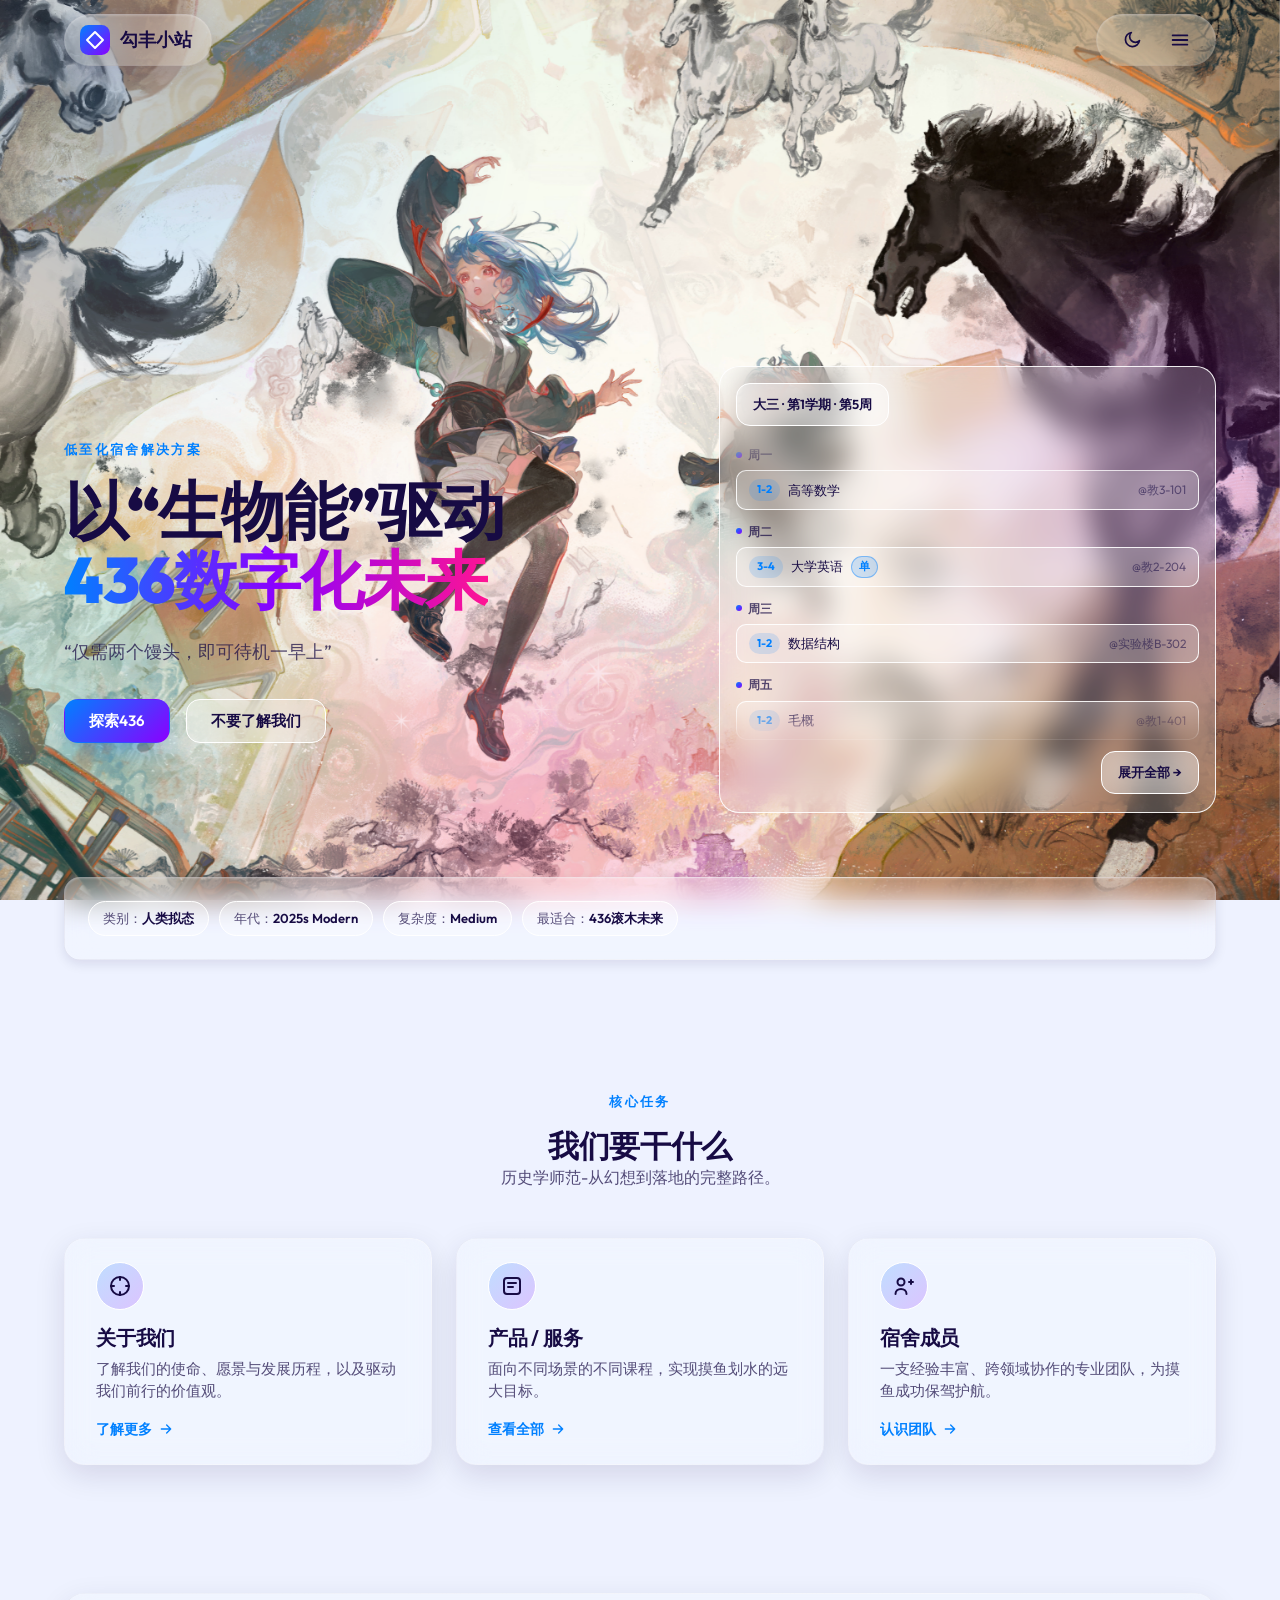
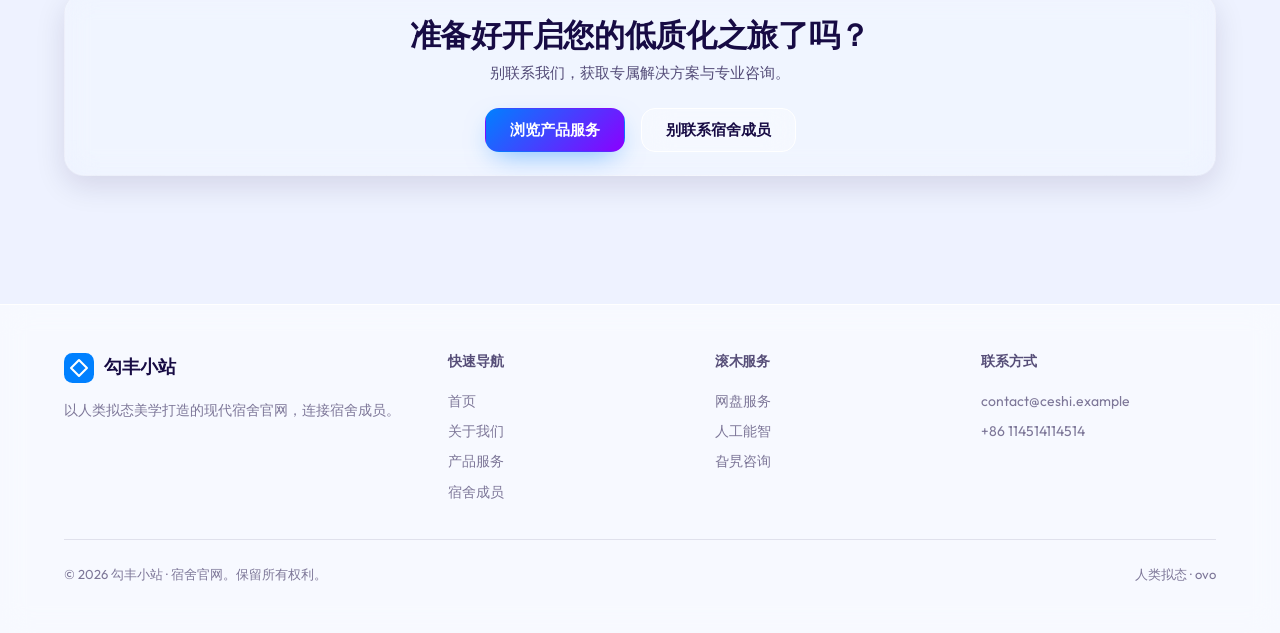
<file: index.html>
﻿<!DOCTYPE html>
<html lang="zh-CN" data-theme="light">
<head>
  <meta charset="UTF-8" />
  <meta name="viewport" content="width=device-width, initial-scale=1.0" />
  <script>(function(){try{var m=localStorage.getItem('ceshi-theme-manual'),t=localStorage.getItem('ceshi-theme');if(m==='1'&&(t==='light'||t==='dark')){document.documentElement.setAttribute('data-theme',t);}else{var s=window.matchMedia&&window.matchMedia('(prefers-color-scheme: dark)').matches?'dark':'light';document.documentElement.setAttribute('data-theme',s);}}catch(e){}}());</script>
  <title>勾丰小站</title>
  <meta name="description" content="勾丰小站" />
  <link rel="preconnect" href="https://fonts.googleapis.com" />
  <link rel="preconnect" href="https://fonts.gstatic.com" crossorigin />
  <link href="https://fonts.googleapis.com/css2?family=Outfit:wght@400;500;700;800;900&display=swap" rel="stylesheet" />
  <link rel="stylesheet" href="assets/css/style.css?v=55" />
  <link rel="stylesheet" href="assets/css/schedule.css?v=11" />
</head>
<body>
  <div class="aurora" aria-hidden="true">
    <span class="orb o1"></span>
    <span class="orb o2"></span>
    <span class="orb o3"></span>
    <span class="orb o4"></span>
  </div>

  <!-- 顶部导航 -->
  <header class="nav">
    <div class="container nav-inner">
            <div class="nav-capsule nav-capsule-left">
      <a class="brand" href="index.html" aria-label="勾丰小站 首页">
        <svg viewBox="0 0 32 32" fill="none" aria-hidden="true">
          <defs>
            <linearGradient id="brandGrad" x1="0" y1="0" x2="32" y2="32" gradientUnits="userSpaceOnUse">
              <stop stop-color="#0080FF"/><stop offset="1" stop-color="#8B00FF"/>
            </linearGradient>
          </defs>
          <rect width="32" height="32" rx="9" fill="url(#brandGrad)"/>
          <path d="M16 7.5 24.5 16 16 24.5 7.5 16Z" stroke="#fff" stroke-width="2.2" stroke-linejoin="round"/>
        </svg>
        <span>勾丰小站</span>
      </a>

            </div>

      <div class="nav-capsule nav-capsule-right">
        <details class="nav-dir">
          <summary class="nav-dir-trigger" title="页面目录" aria-label="展开页面目录">
            <svg viewBox="0 0 24 24" fill="none" stroke="currentColor" stroke-width="2" stroke-linecap="round" aria-hidden="true"><path d="M4 7h16M4 12h16M4 17h16"/></svg>
          </summary>
<nav class="nav-links" data-nav-links aria-label="主导航">
        <a href="index.html" class="active">首页</a>
        <a href="about.html">关于我们</a>
        <a href="services.html">滚木服务</a>
        <a href="team.html">宿舍成员</a>
      </nav>

              </details>

<div class="nav-actions">
        <button class="theme-toggle" type="button" data-theme-toggle aria-label="切换深浅色模式">
          <svg class="icon-moon" viewBox="0 0 24 24" fill="none" aria-hidden="true">
            <path d="M21 12.8A8.5 8.5 0 1 1 11.2 3 6.5 6.5 0 0 0 21 12.8Z" stroke="currentColor" stroke-width="2" stroke-linejoin="round"/>
          </svg>
          <svg class="icon-sun" viewBox="0 0 24 24" fill="none" aria-hidden="true">
            <circle cx="12" cy="12" r="4.2" stroke="currentColor" stroke-width="2"/>
            <path d="M12 2.5v2M12 19.5v2M4.3 4.3l1.4 1.4M18.3 18.3l1.4 1.4M2.5 12h2M19.5 12h2M4.3 19.7l1.4-1.4M18.3 5.7l1.4-1.4" stroke="currentColor" stroke-width="2" stroke-linecap="round"/>
          </svg>
        </button>
        <button class="theme-toggle" type="button" data-bg-upload aria-label="设置本地背景" title="设置本地背景">
          <svg viewBox="0 0 24 24" fill="none" stroke="currentColor" stroke-width="2" stroke-linecap="round" stroke-linejoin="round" aria-hidden="true"><rect x="3" y="5" width="18" height="14" rx="2"/><circle cx="8.5" cy="10" r="1.5"/><path d="M3 17l5-5 3 3 3-3 7 7"/></svg>
        </button>
        <button class="theme-toggle" type="button" data-bg-reset aria-label="清除本地背景" title="清除本地背景" style="display:none;">
          <svg viewBox="0 0 24 24" fill="none" stroke="currentColor" stroke-width="2" stroke-linecap="round" stroke-linejoin="round" aria-hidden="true"><path d="M3 6h18M8 6V4a1 1 0 0 1 1-1h6a1 1 0 0 1 1 1v2M19 6l-1 14a2 2 0 0 1-2 2H8a2 2 0 0 1-2-2L5 6M10 11v6M14 11v6"/></svg>
        </button>
        <a class="btn btn-primary" href="services.html">请不要联系</a>
        <button class="burger" type="button" data-burger aria-label="打开菜单" aria-expanded="false">
          <span></span>
        </button>
            </div>
      </div>
    </div>
  </header>

  <main class="main-sink">
    <!-- 首页 Banner / Hero -->
    <section class="hero">
      <div class="container hero-grid">
        <div>
          <span class="eyebrow">低至化宿舍解决方案</span>
          <h1>以“生物能”驱动<br /><span class="grad">436数字化未来</span></h1>
          <p class="sub">“仅需两个馒头，即可待机一早上”</p>
          <div class="hero-cta">
            <a class="btn btn-primary" href="services.html">探索436</a>
            <a class="btn btn-secondary" href="about.html">不要了解我们</a>
          </div>
        </div>

        <div class="hero-visual">
          <div class="hero-glass">
            <!-- 首页周日历课程表：左上角学期信息 + 中间列表 + 右下角展开 -->
            <span class="sched-pos tl" id="sched-badge">加载中…</span>
            <div class="sched-mini-list" id="sched-mini-list"></div>
            <a class="sched-pos br" href="schedule.html">展开全部 →</a>
          </div>
        </div>
      </div>
    </section>

    <!-- 风格信息条 -->
    <section class="section" style="padding-top:0;">
      <div class="container">
        <div class="chips" role="list" aria-label="风格信息">
          <span class="chip" role="listitem">类别：<b>人类拟态</b></span>
          <span class="chip" role="listitem">年代：<b>2025s Modern</b></span>
          <span class="chip" role="listitem">复杂度：<b>Medium</b></span>
          <span class="chip" role="listitem">最适合：<b>436滚木未来</b></span>
        </div>
      </div>
    </section>

    <!-- 核心任务入口（特性卡片，含悬停光照） -->
    <section class="section">
      <div class="container">
        <div class="section-head center">
          <span class="eyebrow">核心任务</span>
          <h2 class="h2">我们要干什么</h2>
          <p class="lead">历史学师范-从幻想到落地的完整路径。</p>
        </div>

        <div class="grid grid-3">
          <article class="card" data-glow>
            <div class="icon">
              <svg viewBox="0 0 24 24" fill="none" stroke="currentColor" stroke-width="2" stroke-linecap="round" stroke-linejoin="round" aria-hidden="true">
                <circle cx="12" cy="12" r="9"/><path d="M12 3v3M12 18v3M3 12h3M18 12h3"/>
              </svg>
            </div>
            <h3>关于我们</h3>
            <p>了解我们的使命、愿景与发展历程，以及驱动我们前行的价值观。</p>
            <a class="card-link" href="about.html">了解更多
              <svg viewBox="0 0 24 24" fill="none" stroke="currentColor" stroke-width="2" stroke-linecap="round" stroke-linejoin="round" aria-hidden="true"><path d="M5 12h14M13 6l6 6-6 6"/></svg>
            </a>
          </article>

          <article class="card" data-glow>
            <div class="icon">
              <svg viewBox="0 0 24 24" fill="none" stroke="currentColor" stroke-width="2" stroke-linecap="round" stroke-linejoin="round" aria-hidden="true">
                <rect x="4" y="4" width="16" height="16" rx="3"/><path d="M8 9h8M8 13h5"/>
              </svg>
            </div>
            <h3>产品 / 服务</h3>
            <p>面向不同场景的不同课程，实现摸鱼划水的远大目标。</p>
            <a class="card-link" href="services.html">查看全部
              <svg viewBox="0 0 24 24" fill="none" stroke="currentColor" stroke-width="2" stroke-linecap="round" stroke-linejoin="round" aria-hidden="true"><path d="M5 12h14M13 6l6 6-6 6"/></svg>
            </a>
          </article>

          <article class="card" data-glow>
            <div class="icon">
              <svg viewBox="0 0 24 24" fill="none" stroke="currentColor" stroke-width="2" stroke-linecap="round" stroke-linejoin="round" aria-hidden="true">
                <circle cx="9" cy="8" r="3.5"/><path d="M3.5 20c0-3 2.5-5 5.5-5s5.5 2 5.5 5M17 8h4M19 6v4"/>
              </svg>
            </div>
            <h3>宿舍成员</h3>
            <p>一支经验丰富、跨领域协作的专业团队，为摸鱼成功保驾护航。</p>
            <a class="card-link" href="team.html">认识团队
              <svg viewBox="0 0 24 24" fill="none" stroke="currentColor" stroke-width="2" stroke-linecap="round" stroke-linejoin="round" aria-hidden="true"><path d="M5 12h14M13 6l6 6-6 6"/></svg>
            </a>
          </article>
        </div>
      </div>
    </section>

    <!-- CTA -->
    <section class="section">
      <div class="container">
        <div class="card" data-glow style="text-align:center;">
          <h2 class="h2" style="margin-bottom:8px;">准备好开启您的低质化之旅了吗？</h2>
          <p class="lead" style="margin-inline:auto;">别联系我们，获取专属解决方案与专业咨询。</p>
          <div class="hero-cta" style="justify-content:center;margin-top:24px;">
            <a class="btn btn-primary" href="services.html">浏览产品服务</a>
            <a class="btn btn-secondary" href="team.html">别联系宿舍成员</a>
          </div>
        </div>
      </div>
    </section>
  </main>

  <!-- 页脚 -->
  <footer class="footer">
    <div class="container">
      <div class="footer-grid">
        <div>
                <a class="brand" href="index.html" style="margin-bottom:16px;">
            <svg viewBox="0 0 32 32" fill="none" aria-hidden="true">
              <rect width="32" height="32" rx="9" fill="#0080FF"/>
              <path d="M16 7.5 24.5 16 16 24.5 7.5 16Z" stroke="#fff" stroke-width="2.2" stroke-linejoin="round"/>
            </svg>
            <span>勾丰小站</span>
          </a>
          <p>以人类拟态美学打造的现代宿舍官网，连接宿舍成员。</p>
        </div>
        <div class="footer-col">
          <h4>快速导航</h4>
          <a href="index.html">首页</a>
          <a href="about.html">关于我们</a>
          <a href="services.html">产品服务</a>
          <a href="team.html">宿舍成员</a>
        </div>
        <div class="footer-col">
          <h4>滚木服务</h4>
          <a href="service-detail.html?id=cloud">网盘服务</a>
          <a href="service-detail.html?id=ai">人工能智</a>
          <a href="service-detail.html?id=consult">旮旯咨询</a>
        </div>
        <div class="footer-col">
          <h4>联系方式</h4>
          <a href="mailto:contact@ceshi.example">contact@ceshi.example</a>
          <a href="tel:+8600000000000">+86 114514114514</a>
        </div>
      </div>
      <div class="footer-bottom">
        <span>© 2026 勾丰小站 · 宿舍官网。保留所有权利。</span>
        <span>人类拟态 · ovo</span>
      </div>
    </div>
  </footer>

  <script src="assets/js/main.js?v=32"></script>
  <script src="assets/js/schedule.js?v=9"></script>
</body>
</html>
</file>
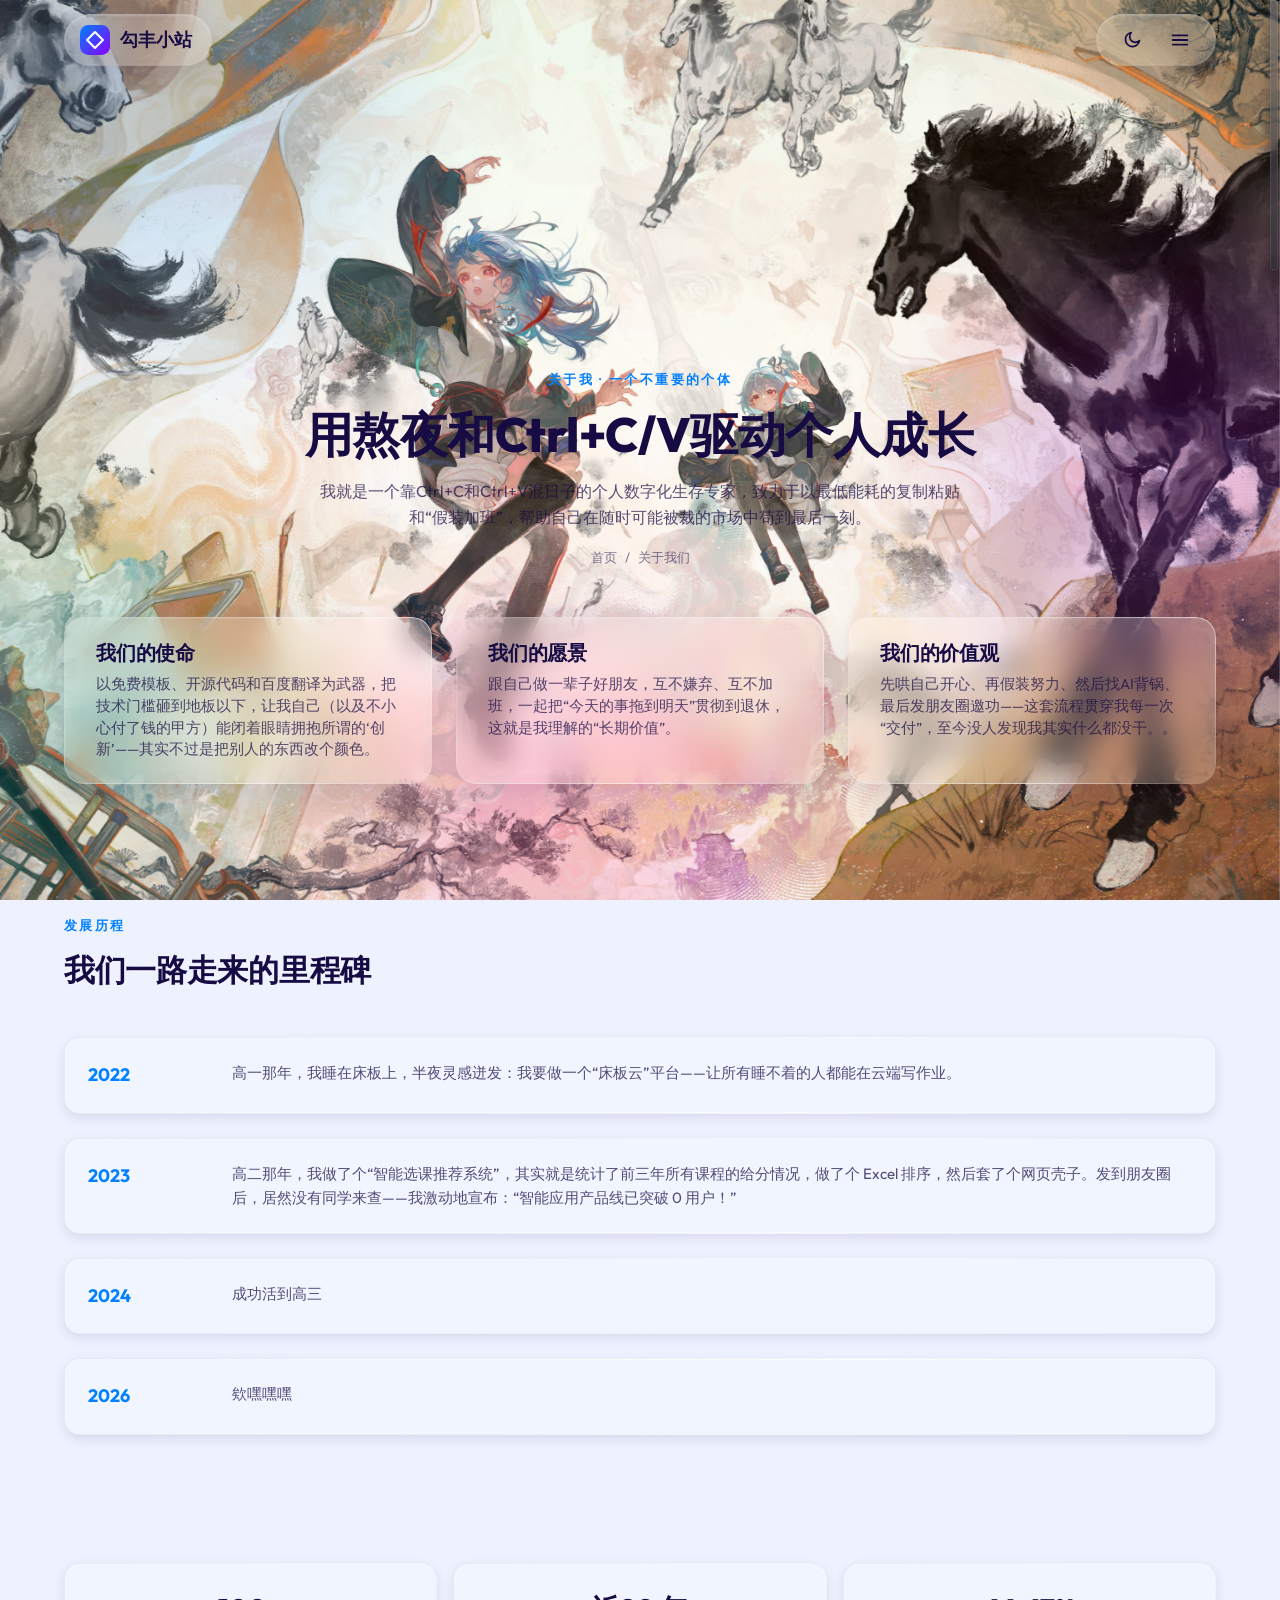
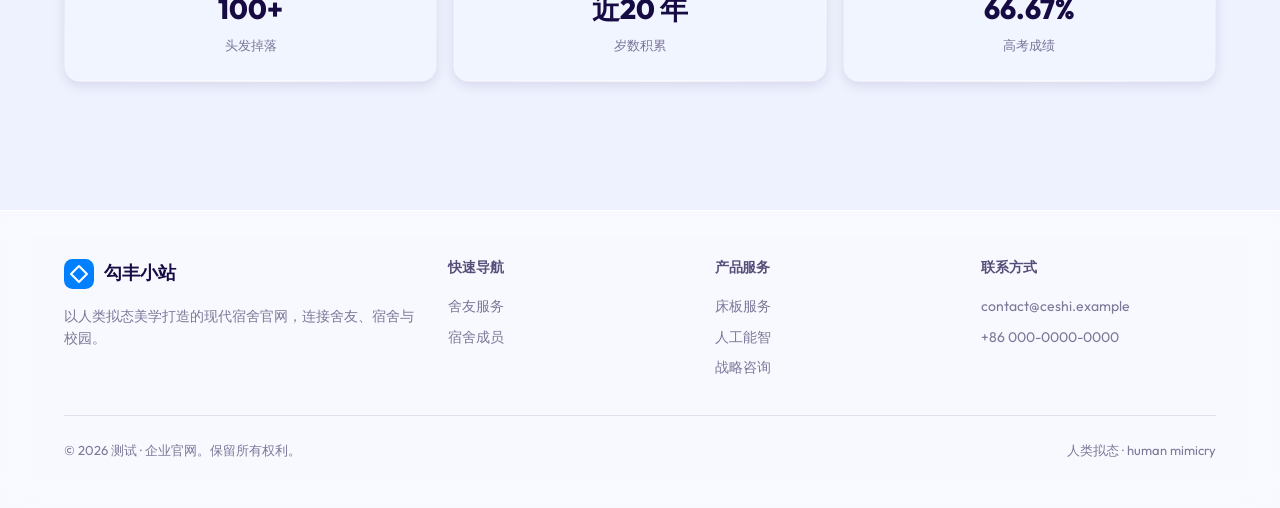
<file: about.html>
﻿<!DOCTYPE html>
<html lang="zh-CN" data-theme="light">
<head>
  <meta charset="UTF-8" />
  <meta name="viewport" content="width=device-width, initial-scale=1.0" />
  <script>(function(){try{var m=localStorage.getItem('ceshi-theme-manual'),t=localStorage.getItem('ceshi-theme');if(m==='1'&&(t==='light'||t==='dark')){document.documentElement.setAttribute('data-theme',t);}else{var s=window.matchMedia&&window.matchMedia('(prefers-color-scheme: dark)').matches?'dark':'light';document.documentElement.setAttribute('data-theme',s);}}catch(e){}}());</script>
  <title>	关于我</title>
  <meta name="description" content="了解个人愿景、价值观与发展历程。" />
  <link rel="preconnect" href="https://fonts.googleapis.com" />
  <link rel="preconnect" href="https://fonts.gstatic.com" crossorigin />
  <link href="https://fonts.googleapis.com/css2?family=Outfit:wght@400;500;700;800;900&display=swap" rel="stylesheet" />
  <link rel="stylesheet" href="assets/css/style.css?v=55" />
</head>
<body>
  <div class="aurora" aria-hidden="true">
    <span class="orb o1"></span><span class="orb o2"></span><span class="orb o3"></span><span class="orb o4"></span>
  </div>

  <header class="nav">
    <div class="container nav-inner">
            <div class="nav-capsule nav-capsule-left">
      <a class="brand" href="index.html" aria-label="测试 首页">
        <svg viewBox="0 0 32 32" fill="none" aria-hidden="true">
          <defs><linearGradient id="brandGrad" x1="0" y1="0" x2="32" y2="32" gradientUnits="userSpaceOnUse"><stop stop-color="#0080FF"/><stop offset="1" stop-color="#8B00FF"/></linearGradient></defs>
          <rect width="32" height="32" rx="9" fill="url(#brandGrad)"/>
          <path d="M16 7.5 24.5 16 16 24.5 7.5 16Z" stroke="#fff" stroke-width="2.2" stroke-linejoin="round"/>
        </svg>
        <span>勾丰小站</span>
      </a>
            </div>

      <div class="nav-capsule nav-capsule-right">
        <details class="nav-dir">
          <summary class="nav-dir-trigger" title="页面目录" aria-label="展开页面目录">
            <svg viewBox="0 0 24 24" fill="none" stroke="currentColor" stroke-width="2" stroke-linecap="round" aria-hidden="true"><path d="M4 7h16M4 12h16M4 17h16"/></svg>
          </summary>
<nav class="nav-links" data-nav-links aria-label="主导航">
        <a href="index.html">首页</a>
        <a href="about.html" class="active">关于我</a>
        <a href="services.html">我的副业</a>
        <a href="team.html">宿舍成员</a>
      </nav>
              </details>

<div class="nav-actions">
        <button class="theme-toggle" type="button" data-theme-toggle aria-label="切换深浅色模式">
          <svg class="icon-moon" viewBox="0 0 24 24" fill="none" aria-hidden="true"><path d="M21 12.8A8.5 8.5 0 1 1 11.2 3 6.5 6.5 0 0 0 21 12.8Z" stroke="currentColor" stroke-width="2" stroke-linejoin="round"/></svg>
          <svg class="icon-sun" viewBox="0 0 24 24" fill="none" aria-hidden="true"><circle cx="12" cy="12" r="4.2" stroke="currentColor" stroke-width="2"/><path d="M12 2.5v2M12 19.5v2M4.3 4.3l1.4 1.4M18.3 18.3l1.4 1.4M2.5 12h2M19.5 12h2M4.3 19.7l1.4-1.4M18.3 5.7l1.4-1.4" stroke="currentColor" stroke-width="2" stroke-linecap="round"/></svg>
        </button>
        <button class="theme-toggle" type="button" data-bg-upload aria-label="设置本地背景" title="设置本地背景">
          <svg viewBox="0 0 24 24" fill="none" stroke="currentColor" stroke-width="2" stroke-linecap="round" stroke-linejoin="round" aria-hidden="true"><rect x="3" y="5" width="18" height="14" rx="2"/><circle cx="8.5" cy="10" r="1.5"/><path d="M3 17l5-5 3 3 3-3 7 7"/></svg>
        </button>
        <button class="theme-toggle" type="button" data-bg-reset aria-label="清除本地背景" title="清除本地背景" style="display:none;">
          <svg viewBox="0 0 24 24" fill="none" stroke="currentColor" stroke-width="2" stroke-linecap="round" stroke-linejoin="round" aria-hidden="true"><path d="M3 6h18M8 6V4a1 1 0 0 1 1-1h6a1 1 0 0 1 1 1v2M19 6l-1 14a2 2 0 0 1-2 2H8a2 2 0 0 1-2-2L5 6M10 11v6M14 11v6"/></svg>
        </button>
        <a class="btn btn-primary" href="services.html">立即咨询</a>
        <button class="burger" type="button" data-burger aria-label="打开菜单" aria-expanded="false"><span></span></button>
            </div>
      </div>
    </div>
  </header>

  <main class="main-sink">
    <section class="page-hero">
      <div class="container">
        <span class="eyebrow">关于我 · 一个不重要的个体</span>
        <h1>用熬夜和Ctrl+C/V驱动个人成长</h1>
        <p>我就是一个靠Ctrl+C和Ctrl+V混日子的个人数字化生存专家，致力于以最低能耗的复制粘贴和“假装加班”，帮助自己在随时可能被裁的市场中苟到最后一刻。</p>
        <nav class="breadcrumb" aria-label="面包屑">
          <a href="index.html">首页</a><span>/</span><span>关于我们</span>
        </nav>
      </div>
    </section>

    <section class="section" style="padding-top:0;">
      <div class="container">
        <div class="grid grid-3">
          <article class="card" data-glow>
            <h3>我们的使命</h3>
            <p>以免费模板、开源代码和百度翻译为武器，把技术门槛砸到地板以下，让我自己（以及不小心付了钱的甲方）能闭着眼睛拥抱所谓的‘创新’——其实不过是把别人的东西改个颜色。</p>
          </article>
          <article class="card" data-glow>
            <h3>我们的愿景</h3>
            <p>跟自己做一辈子好朋友，互不嫌弃、互不加班，一起把“今天的事拖到明天”贯彻到退休，这就是我理解的“长期价值”。</p>
          </article>
          <article class="card" data-glow>
            <h3>我们的价值观</h3>
            <p>先哄自己开心、再假装努力、然后找AI背锅、最后发朋友圈邀功——这套流程贯穿我每一次“交付”，至今没人发现我其实什么都没干。。</p>
          </article>
        </div>
      </div>
    </section>

    <section class="section">
      <div class="container">
        <div class="section-head">
          <span class="eyebrow">发展历程</span>
          <h2 class="h2">我们一路走来的里程碑</h2>
        </div>
        <div class="timeline">
          <div class="timeline-item">
            <span class="year">2022</span>
            <p>高一那年，我睡在床板上，半夜灵感迸发：我要做一个“床板云”平台——让所有睡不着的人都能在云端写作业。</p>
          </div>
          <div class="timeline-item">
            <span class="year">2023</span>
            <p>高二那年，我做了个“智能选课推荐系统”，其实就是统计了前三年所有课程的给分情况，做了个 Excel 排序，然后套了个网页壳子。发到朋友圈后，居然没有同学来查——我激动地宣布：“智能应用产品线已突破 0 用户！”</p>
          </div>
          <div class="timeline-item">
            <span class="year">2024</span>
            <p>成功活到高三</p>
          </div>
          <div class="timeline-item">
            <span class="year">2026</span>
            <p>欸嘿嘿嘿</p>
          </div>
        </div>
      </div>
    </section>

    <section class="section">
      <div class="container">
        <div class="stat-row">
          <div class="stat"><b>100+</b><span>头发掉落</span></div>
          <div class="stat"><b>近20 年</b><span>岁数积累</span></div>
          <div class="stat"><b>66.67%</b><span>高考成绩</span></div>
        </div>
      </div>
    </section>
  </main>

  <footer class="footer">
    <div class="container">
      <div class="footer-grid">
        <div>
                <a class="brand" href="index.html" style="margin-bottom:16px;">
            <svg viewBox="0 0 32 32" fill="none" aria-hidden="true"><rect width="32" height="32" rx="9" fill="#0080FF"/><path d="M16 7.5 24.5 16 16 24.5 7.5 16Z" stroke="#fff" stroke-width="2.2" stroke-linejoin="round"/></svg>
            <span>勾丰小站</span>
          </a>
          <p>以人类拟态美学打造的现代宿舍官网，连接舍友、宿舍与校园。</p>
        </div>
        <div class="footer-col">
          <h4>快速导航</h4>
          <a href="services.html">舍友服务</a>
          <a href="team.html">宿舍成员</a>
        </div>
        <div class="footer-col">
          <h4>产品服务</h4>
          <a href="service-detail.html?id=cloud">床板服务</a><a href="service-detail.html?id=ai">人工能智</a><a href="service-detail.html?id=consult">战略咨询</a>
        </div>
        <div class="footer-col">
          <h4>联系方式</h4>
          <a href="mailto:contact@ceshi.example">contact@ceshi.example</a><a href="tel:+8600000000000">+86 000-0000-0000</a>
        </div>
      </div>
      <div class="footer-bottom">
        <span>© 2026 测试 · 企业官网。保留所有权利。</span>
        <span>人类拟态 · human mimicry</span>
      </div>
    </div>
  </footer>

  <script src="assets/js/main.js?v=32"></script>
</body>
</html>
</file>
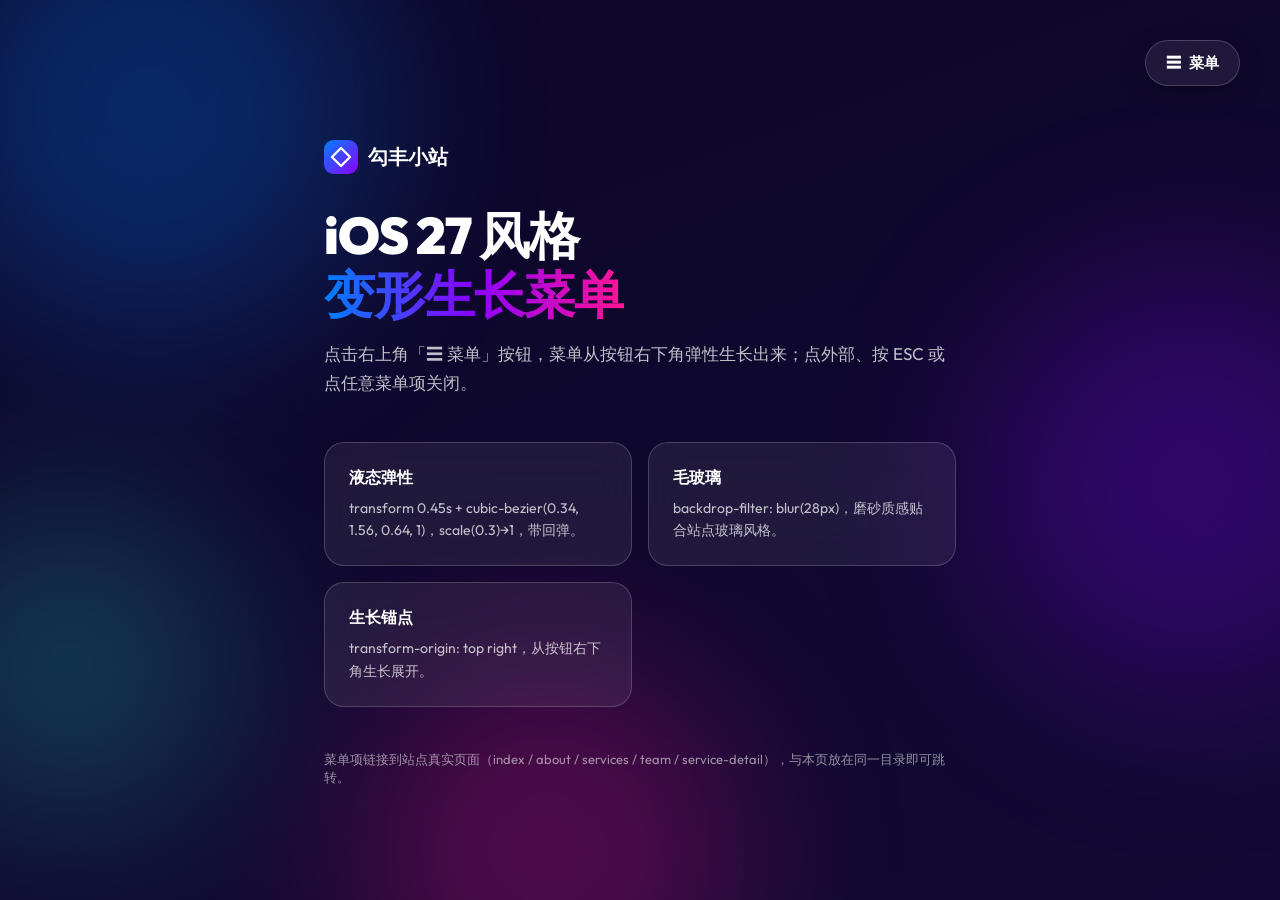
<file: morph-menu.html>
<!DOCTYPE html>
<html lang="zh-CN" data-theme="dark">
<head>
  <meta charset="UTF-8" />
  <meta name="viewport" content="width=device-width, initial-scale=1.0" />
  <title>变形生长菜单 · 勾丰小站</title>
  <link rel="preconnect" href="https://fonts.googleapis.com" />
  <link rel="preconnect" href="https://fonts.gstatic.com" crossorigin />
  <link href="https://fonts.googleapis.com/css2?family=Outfit:wght@400;500;700;800;900&display=swap" rel="stylesheet" />
  <style>
    :root {
      --c-blue: #0080FF;
      --c-purple: #8B00FF;
      --c-pink: #FF1493;
      --c-teal: #20B2AA;
      --glass-bg: rgba(255, 255, 255, 0.07);
      --glass-bg-strong: rgba(255, 255, 255, 0.14);
      --hairline: rgba(255, 255, 255, 0.18);
      --text: #ffffff;
      --text-2: rgba(255, 255, 255, 0.74);
      --text-3: rgba(255, 255, 255, 0.55);
      --radius: 20px;
      --ease: cubic-bezier(0.34, 1.56, 0.64, 1);
      --font: 'Outfit', -apple-system, BlinkMacSystemFont, 'Segoe UI',
              'PingFang SC', 'Hiragino Sans GB', 'Microsoft YaHei', sans-serif;
    }
    * { margin: 0; padding: 0; box-sizing: border-box; }
    body {
      font-family: var(--font);
      min-height: 100vh;
      color: var(--text);
      background: linear-gradient(160deg, #0d0628 0%, #120a34 100%);
      overflow-x: hidden;
      -webkit-font-smoothing: antialiased;
    }

    /* ---------- 背景光斑（贴合站点 aurora 风格，给毛玻璃提供被模糊的内容） ---------- */
    .aurora { position: fixed; inset: 0; z-index: -1; overflow: hidden; }
    .orb { position: absolute; border-radius: 50%; filter: blur(90px); opacity: 0.28; }
    .orb.o1 { width: 460px; height: 460px; background: var(--c-blue);   top: -120px; left: -80px; }
    .orb.o2 { width: 420px; height: 420px; background: var(--c-purple); top: 30%;    right: -120px; }
    .orb.o3 { width: 380px; height: 380px; background: var(--c-pink);   bottom: -140px; left: 28%; }
    .orb.o4 { width: 340px; height: 340px; background: var(--c-teal);   top: 55%;    left: -100px; }

    /* ---------- 演示内容（让磨砂有内容可模糊） ---------- */
    .demo { max-width: 680px; margin: 0 auto; padding: 140px 24px 80px; }
    .brand { display: inline-flex; align-items: center; gap: 10px; font-weight: 800; font-size: 20px; }
    .brand svg { width: 34px; height: 34px; }
    .demo h1 { margin-top: 28px; font-size: clamp(2rem, 5vw, 3.2rem); font-weight: 900; line-height: 1.15; letter-spacing: -0.02em; }
    .demo h1 .grad {
      background: linear-gradient(90deg, var(--c-blue), var(--c-purple), var(--c-pink));
      -webkit-background-clip: text; background-clip: text; color: transparent;
    }
    .demo .sub { margin-top: 16px; font-size: 17px; color: var(--text-2); line-height: 1.7; }
    .demo-cards { margin-top: 44px; display: grid; gap: 16px; grid-template-columns: repeat(auto-fit, minmax(210px, 1fr)); }
    .demo-card {
      padding: 24px; border-radius: var(--radius);
      background: var(--glass-bg);
      -webkit-backdrop-filter: blur(20px); backdrop-filter: blur(20px);
      border: 1px solid var(--hairline);
    }
    .demo-card b { display: block; margin-bottom: 8px; font-size: 16px; font-weight: 700; }
    .demo-card span { font-size: 14px; color: var(--text-2); line-height: 1.6; }
    .hint { margin-top: 44px; font-size: 13px; color: var(--text-3); }

    /* ---------- 透明遮罩（点击菜单外部区域关闭） ---------- */
    .backdrop {
      position: fixed; inset: 0; z-index: 90;
      background: transparent;
      opacity: 0; pointer-events: none;
      transition: opacity 0.35s ease;
    }
    .backdrop.show { opacity: 1; pointer-events: auto; }

    /* ---------- 触发按钮（固定在右上角） ---------- */
    .menu-trigger {
      position: fixed; top: 40px; right: 40px; z-index: 110;
      display: inline-flex; align-items: center; gap: 8px;
      padding: 12px 20px;
      border-radius: 999px;
      background: var(--glass-bg);
      border: 1px solid var(--hairline);
      -webkit-backdrop-filter: blur(24px); backdrop-filter: blur(24px);
      color: var(--text);
      font-family: var(--font); font-size: 15px; font-weight: 600;
      cursor: pointer;
      box-shadow: 0 8px 24px rgba(0, 0, 0, 0.25);
      transition: background 0.25s ease, transform 0.25s ease;
      user-select: none; -webkit-user-select: none;
    }
    .menu-trigger:hover { background: var(--glass-bg-strong); }
    .menu-trigger:active { transform: scale(0.95); }
    .menu-trigger .ico { display: inline-block; transition: transform 0.35s var(--ease); }
    .menu-trigger[aria-expanded="true"] .ico { transform: rotate(90deg); }

    /* ---------- 变形生长菜单（毛玻璃，从右上角弹性生长） ---------- */
    .morph-menu {
      position: fixed; top: 88px; right: 40px; z-index: 100;
      min-width: 204px;
      padding: 8px;
      border-radius: var(--radius);
      background: var(--glass-bg);
      -webkit-backdrop-filter: blur(28px); backdrop-filter: blur(28px);
      border: 1px solid var(--hairline);
      box-shadow: 0 12px 40px rgba(0, 0, 0, 0.35);
      transform-origin: top right;               /* 变形锚点：从右上角生长 */
      transform: scale(0.3);                     /* 初始状态 */
      opacity: 0;
      pointer-events: none;
      transition: transform 0.45s var(--ease), opacity 0.35s ease;
      will-change: transform, opacity;
    }
    .morph-menu.open { transform: scale(1); opacity: 1; pointer-events: auto; }

    .menu-item {
      display: flex; align-items: center; gap: 10px;
      padding: 12px 14px;
      border-radius: 12px;
      color: var(--text-2);
      font-size: 15px; font-weight: 500;
      text-decoration: none;
      /* 生长过程中逐项淡入上移 */
      opacity: 0; transform: translateY(8px);
      transition: transform 0.3s ease, background 0.2s ease, color 0.2s ease, opacity 0.3s ease;
    }
    .menu-item::before {
      content: ""; width: 8px; height: 8px; border-radius: 50%; flex-shrink: 0;
      background: linear-gradient(135deg, var(--c-blue), var(--c-purple));
    }
    .morph-menu.open .menu-item { opacity: 1; transform: translateY(0); }
    .morph-menu.open .menu-item:nth-child(1) { transition-delay: 0.05s; }
    .morph-menu.open .menu-item:nth-child(2) { transition-delay: 0.09s; }
    .morph-menu.open .menu-item:nth-child(3) { transition-delay: 0.13s; }
    .morph-menu.open .menu-item:nth-child(4) { transition-delay: 0.17s; }
    .morph-menu.open .menu-item:nth-child(5) { transition-delay: 0.21s; }
    /* 悬停：轻微左移 + 背景高亮 */
    .morph-menu.open .menu-item:hover {
      background: var(--glass-bg-strong);
      color: var(--text);
      transform: translateX(-4px);
    }

    /* 首项「立即咨询」= 站点 CTA 风格（蓝紫渐变药丸） */
    .menu-item.cta {
      justify-content: center;
      margin-bottom: 6px;
      background: linear-gradient(135deg, rgba(0, 128, 255, 0.9), rgba(139, 0, 255, 0.9));
      color: #fff; font-weight: 700;
    }
    .menu-item.cta::before { display: none; }
    .morph-menu.open .menu-item.cta:hover {
      background: linear-gradient(135deg, rgba(0, 128, 255, 1), rgba(139, 0, 255, 1));
      transform: translateX(-4px);
    }

    /* 窄屏微调（保持可用，不改变核心动画参数） */
    @media (max-width: 480px) {
      .menu-trigger { top: 16px; right: 16px; }
      .morph-menu { top: 64px; right: 16px; }
    }
  </style>
</head>
<body>
  <div class="aurora" aria-hidden="true">
    <span class="orb o1"></span><span class="orb o2"></span><span class="orb o3"></span><span class="orb o4"></span>
  </div>

  <!-- 透明遮罩：点击外部关闭 -->
  <div class="backdrop" id="backdrop"></div>

  <!-- 触发按钮 -->
  <button class="menu-trigger" id="menuTrigger" type="button" aria-expanded="false" aria-haspopup="true">
    <span class="ico">☰</span><span class="txt">菜单</span>
  </button>

  <!-- 变形生长菜单 -->
  <nav class="morph-menu" id="morphMenu" aria-label="站点菜单">
    <a class="menu-item cta" href="service-detail.html?id=consult">立即咨询</a>
    <a class="menu-item" href="index.html">首页</a>
    <a class="menu-item" href="about.html">关于我</a>
    <a class="menu-item" href="services.html">我的副业</a>
    <a class="menu-item" href="team.html">宿舍成员</a>
  </nav>

  <!-- 演示内容 -->
  <main class="demo">
    <div class="brand">
      <svg viewBox="0 0 32 32" fill="none" aria-hidden="true">
        <defs>
          <linearGradient id="brandGrad" x1="0" y1="0" x2="32" y2="32" gradientUnits="userSpaceOnUse">
            <stop stop-color="#0080FF"/><stop offset="1" stop-color="#8B00FF"/>
          </linearGradient>
        </defs>
        <rect width="32" height="32" rx="9" fill="url(#brandGrad)"/>
        <path d="M16 7.5 24.5 16 16 24.5 7.5 16Z" stroke="#fff" stroke-width="2.2" stroke-linejoin="round"/>
      </svg>
      <span>勾丰小站</span>
    </div>

    <h1>iOS 27 风格<br /><span class="grad">变形生长菜单</span></h1>
    <p class="sub">点击右上角「☰ 菜单」按钮，菜单从按钮右下角弹性生长出来；点外部、按 ESC 或点任意菜单项关闭。</p>

    <div class="demo-cards">
      <div class="demo-card"><b>液态弹性</b><span>transform 0.45s + cubic-bezier(0.34, 1.56, 0.64, 1)，scale(0.3)→1，带回弹。</span></div>
      <div class="demo-card"><b>毛玻璃</b><span>backdrop-filter: blur(28px)，磨砂质感贴合站点玻璃风格。</span></div>
      <div class="demo-card"><b>生长锚点</b><span>transform-origin: top right，从按钮右下角生长展开。</span></div>
    </div>

    <p class="hint">菜单项链接到站点真实页面（index / about / services / team / service-detail），与本页放在同一目录即可跳转。</p>
  </main>

  <script>
    (function () {
      var btn = document.getElementById('menuTrigger');
      var menu = document.getElementById('morphMenu');
      var overlay = document.getElementById('backdrop');

      function setOpen(open) {
        menu.classList.toggle('open', open);
        overlay.classList.toggle('show', open);
        btn.setAttribute('aria-expanded', String(open));
        btn.querySelector('.txt').textContent = open ? '关闭' : '菜单';
      }

      // 点击按钮：切换开/关
      btn.addEventListener('click', function (e) {
        e.stopPropagation();
        setOpen(!menu.classList.contains('open'));
      });

      // 点击外部（透明遮罩）：关闭
      overlay.addEventListener('click', function () { setOpen(false); });

      // ESC：关闭
      document.addEventListener('keydown', function (e) {
        if (e.key === 'Escape') setOpen(false);
      });

      // 点击菜单项后关闭（再跳转）
      menu.querySelectorAll('a').forEach(function (a) {
        a.addEventListener('click', function () { setOpen(false); });
      });
    })();
  </script>
</body>
</html>
</file>
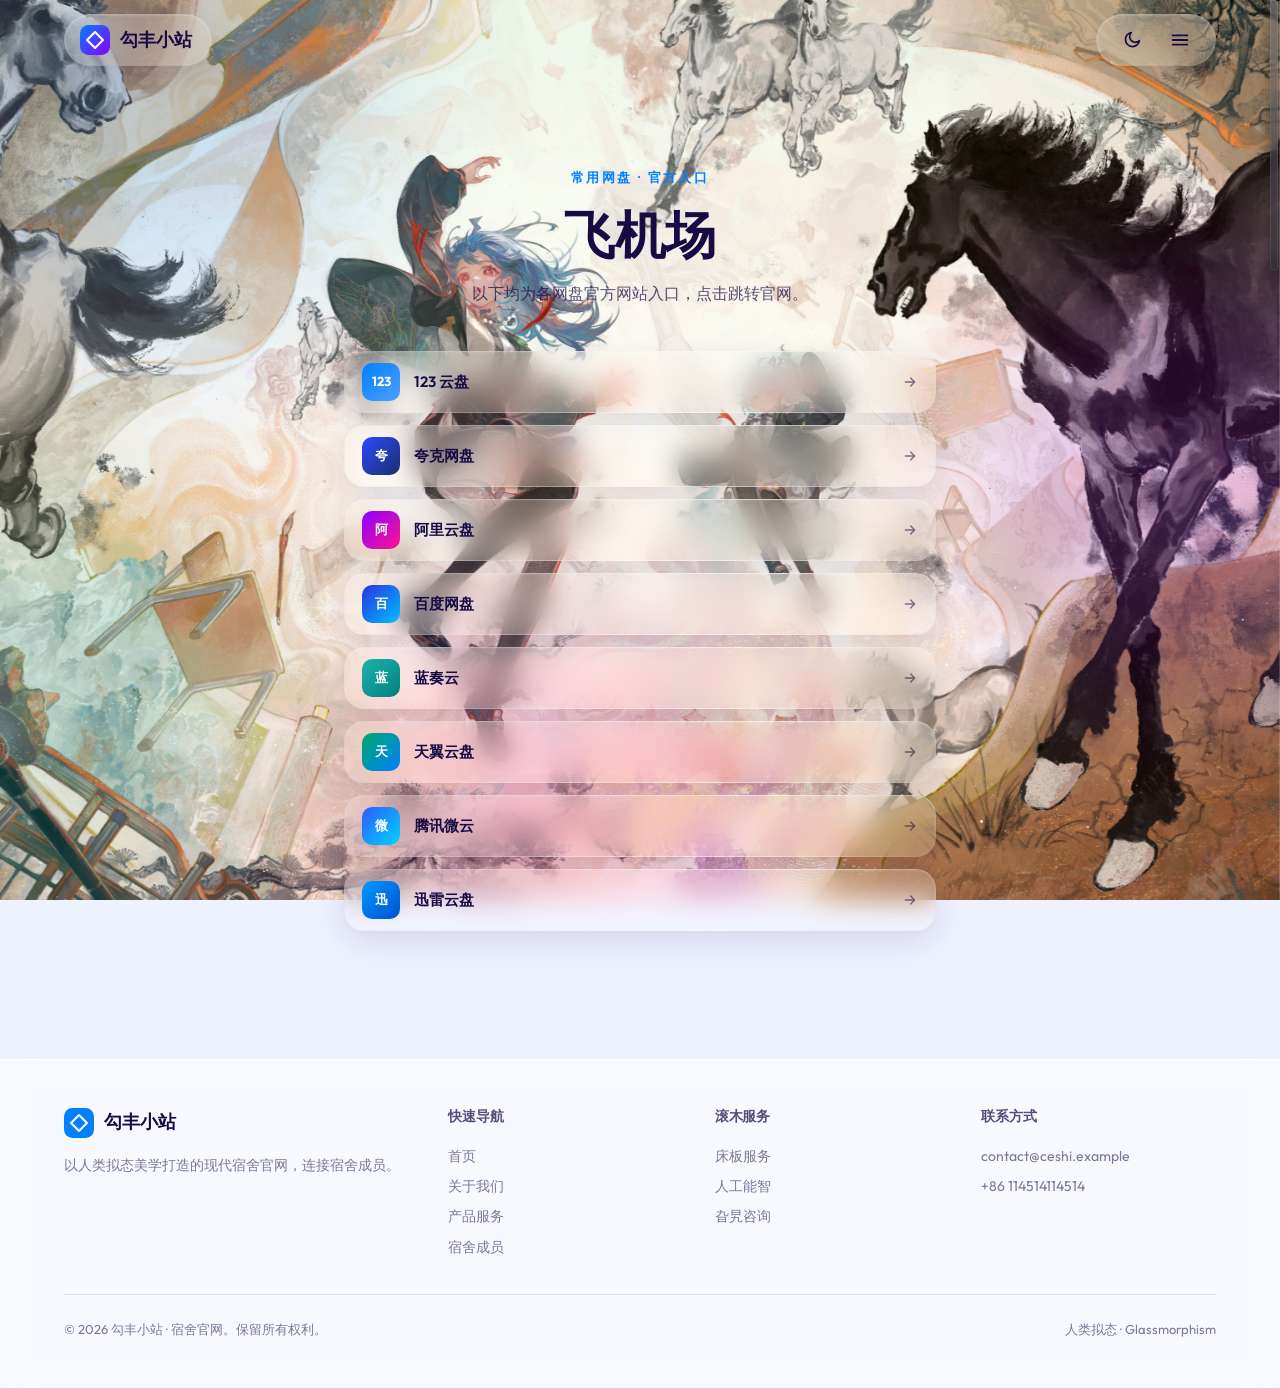
<file: netdisk.html>
﻿<!DOCTYPE html>
<html lang="zh-CN" data-theme="light">
<head>
  <meta charset="UTF-8" />
  <meta name="viewport" content="width=device-width, initial-scale=1.0" />
  <script>(function(){try{var m=localStorage.getItem('ceshi-theme-manual'),t=localStorage.getItem('ceshi-theme');if(m==='1'&&(t==='light'||t==='dark')){document.documentElement.setAttribute('data-theme',t);}else{var s=window.matchMedia&&window.matchMedia('(prefers-color-scheme: dark)').matches?'dark':'light';document.documentElement.setAttribute('data-theme',s);}}catch(e){}}());</script>
  <title>飞机场 · 常用网盘 · 勾丰小站</title>
  <meta name="description" content="常用网盘官方入口导航，点击跳转对应官网。" />
  <link rel="preconnect" href="https://fonts.googleapis.com" />
  <link rel="preconnect" href="https://fonts.gstatic.com" crossorigin />
  <link href="https://fonts.googleapis.com/css2?family=Outfit:wght@400;500;700;800;900&display=swap" rel="stylesheet" />
  <link rel="stylesheet" href="assets/css/style.css?v=55" />
  <style>
    /* ===== 常用网盘列表页专属样式（复用全局设计变量） ===== */
    .drive-item {
      display: flex; align-items: center; gap: 14px;
      padding: 12px 18px;            /* 比普通卡片更矮的横向长方形 */
    }
    .drive-logo {
      width: 38px; height: 38px; border-radius: 10px; flex-shrink: 0;
      display: grid; place-items: center;
      color: #fff; font-size: 13px; font-weight: 700; line-height: 1;
    }
    .drive-logo img { width: 100%; height: 100%; object-fit: contain; border-radius: 10px; }
    .drive-name { font-size: 15px; font-weight: 600; color: var(--text-color); }
    .drive-arrow { margin-left: auto; width: 16px; height: 16px; color: var(--text-muted); transition: transform 0.25s var(--ease); }
    .drive-item:hover .drive-arrow { transform: translateX(3px); }
  </style>
</head>
<body>
  <div class="aurora" aria-hidden="true">
    <span class="orb o1"></span><span class="orb o2"></span><span class="orb o3"></span><span class="orb o4"></span>
  </div>

  <header class="nav">
    <div class="container nav-inner">
            <div class="nav-capsule nav-capsule-left">
      <a class="brand" href="index.html" aria-label="勾丰小站 首页">
        <svg viewBox="0 0 32 32" fill="none" aria-hidden="true">
          <defs><linearGradient id="brandGrad" x1="0" y1="0" x2="32" y2="32" gradientUnits="userSpaceOnUse"><stop stop-color="#0080FF"/><stop offset="1" stop-color="#8B00FF"/></linearGradient></defs>
          <rect width="32" height="32" rx="9" fill="url(#brandGrad)"/>
          <path d="M16 7.5 24.5 16 16 24.5 7.5 16Z" stroke="#fff" stroke-width="2.2" stroke-linejoin="round"/>
        </svg>
        <span>勾丰小站</span>
      </a>
            </div>

      <div class="nav-capsule nav-capsule-right">
        <details class="nav-dir">
          <summary class="nav-dir-trigger" title="页面目录" aria-label="展开页面目录">
            <svg viewBox="0 0 24 24" fill="none" stroke="currentColor" stroke-width="2" stroke-linecap="round" aria-hidden="true"><path d="M4 7h16M4 12h16M4 17h16"/></svg>
          </summary>
<nav class="nav-links" data-nav-links aria-label="主导航">
        <a href="index.html">首页</a>
        <a href="about.html">关于我们</a>
        <a href="services.html">滚木服务</a>
        <a href="team.html">宿舍成员</a>
      </nav>
              </details>

<div class="nav-actions">
        <button class="theme-toggle" type="button" data-theme-toggle aria-label="切换深浅色模式">
          <svg class="icon-moon" viewBox="0 0 24 24" fill="none" aria-hidden="true"><path d="M21 12.8A8.5 8.5 0 1 1 11.2 3 6.5 6.5 0 0 0 21 12.8Z" stroke="currentColor" stroke-width="2" stroke-linejoin="round"/></svg>
          <svg class="icon-sun" viewBox="0 0 24 24" fill="none" aria-hidden="true"><circle cx="12" cy="12" r="4.2" stroke="currentColor" stroke-width="2"/><path d="M12 2.5v2M12 19.5v2M4.3 4.3l1.4 1.4M18.3 18.3l1.4 1.4M2.5 12h2M19.5 12h2M4.3 19.7l1.4-1.4M18.3 5.7l1.4-1.4" stroke="currentColor" stroke-width="2" stroke-linecap="round"/></svg>
        </button>
        <button class="theme-toggle" type="button" data-bg-upload aria-label="设置本地背景" title="设置本地背景">
          <svg viewBox="0 0 24 24" fill="none" stroke="currentColor" stroke-width="2" stroke-linecap="round" stroke-linejoin="round" aria-hidden="true"><rect x="3" y="5" width="18" height="14" rx="2"/><circle cx="8.5" cy="10" r="1.5"/><path d="M3 17l5-5 3 3 3-3 7 7"/></svg>
        </button>
        <button class="theme-toggle" type="button" data-bg-reset aria-label="清除本地背景" title="清除本地背景" style="display:none;">
          <svg viewBox="0 0 24 24" fill="none" stroke="currentColor" stroke-width="2" stroke-linecap="round" stroke-linejoin="round" aria-hidden="true"><path d="M3 6h18M8 6V4a1 1 0 0 1 1-1h6a1 1 0 0 1 1 1v2M19 6l-1 14a2 2 0 0 1-2 2H8a2 2 0 0 1-2-2L5 6M10 11v6M14 11v6"/></svg>
        </button>
        <a class="btn btn-primary" href="services.html">请不要联系</a>
        <button class="burger" type="button" data-burger aria-label="打开菜单" aria-expanded="false"><span></span></button>
            </div>
      </div>
    </div>
  </header>

  <main>
    <!-- 下沉处理：加大顶部留白，让内容相对页面下沉 -->
    <section class="section" style="padding-top:var(--space-7);">
      <div class="container" style="max-width:640px;">
        <div class="page-hero" style="padding-block:0 44px;">
          <span class="eyebrow">常用网盘 · 官方入口</span>
          <h1 style="font-size:clamp(2.2rem,5vw,3.2rem);">飞机场</h1>
          <p>以下均为各网盘官方网站入口，点击跳转官网。</p>
        </div>

        <!-- ===================== 网盘列表 =====================
             新增网盘：复制下面任意一个 <a class="card drive-item"> 整块，
             粘贴到列表里，改 href（官网地址）、logo 和名称即可。 -->
        <div style="display:grid;gap:12px;">

          <a class="card drive-item" data-glow href="https://www.123pan.com/" target="_blank" rel="noopener">
            <span class="drive-logo" style="background:linear-gradient(135deg,#0080FF,#4F9FFF);">123</span>
            <span class="drive-name">123 云盘</span>
            <svg class="drive-arrow" viewBox="0 0 24 24" fill="none" stroke="currentColor" stroke-width="2" stroke-linecap="round" stroke-linejoin="round" aria-hidden="true"><path d="M5 12h14M13 6l6 6-6 6"/></svg>
          </a>

          <a class="card drive-item" data-glow href="https://pan.quark.cn/" target="_blank" rel="noopener">
            <span class="drive-logo" style="background:linear-gradient(135deg,#2A4BFF,#1B2E6B);">夸</span>
            <span class="drive-name">夸克网盘</span>
            <svg class="drive-arrow" viewBox="0 0 24 24" fill="none" stroke="currentColor" stroke-width="2" stroke-linecap="round" stroke-linejoin="round" aria-hidden="true"><path d="M5 12h14M13 6l6 6-6 6"/></svg>
          </a>

          <a class="card drive-item" data-glow href="https://www.alipan.com/" target="_blank" rel="noopener">
            <span class="drive-logo" style="background:linear-gradient(135deg,#8B00FF,#FF1493);">阿</span>
            <span class="drive-name">阿里云盘</span>
            <svg class="drive-arrow" viewBox="0 0 24 24" fill="none" stroke="currentColor" stroke-width="2" stroke-linecap="round" stroke-linejoin="round" aria-hidden="true"><path d="M5 12h14M13 6l6 6-6 6"/></svg>
          </a>

          <a class="card drive-item" data-glow href="https://pan.baidu.com/" target="_blank" rel="noopener">
            <span class="drive-logo" style="background:linear-gradient(135deg,#2932E1,#00BFFF);">百</span>
            <span class="drive-name">百度网盘</span>
            <svg class="drive-arrow" viewBox="0 0 24 24" fill="none" stroke="currentColor" stroke-width="2" stroke-linecap="round" stroke-linejoin="round" aria-hidden="true"><path d="M5 12h14M13 6l6 6-6 6"/></svg>
          </a>

          <a class="card drive-item" data-glow href="https://www.lanzou.com/" target="_blank" rel="noopener">
            <span class="drive-logo" style="background:linear-gradient(135deg,#20B2AA,#008080);">蓝</span>
            <span class="drive-name">蓝奏云</span>
            <svg class="drive-arrow" viewBox="0 0 24 24" fill="none" stroke="currentColor" stroke-width="2" stroke-linecap="round" stroke-linejoin="round" aria-hidden="true"><path d="M5 12h14M13 6l6 6-6 6"/></svg>
          </a>

          <a class="card drive-item" data-glow href="https://cloud.189.cn/" target="_blank" rel="noopener">
            <span class="drive-logo" style="background:linear-gradient(135deg,#00A86B,#0080FF);">天</span>
            <span class="drive-name">天翼云盘</span>
            <svg class="drive-arrow" viewBox="0 0 24 24" fill="none" stroke="currentColor" stroke-width="2" stroke-linecap="round" stroke-linejoin="round" aria-hidden="true"><path d="M5 12h14M13 6l6 6-6 6"/></svg>
          </a>

          <a class="card drive-item" data-glow href="https://www.weiyun.com/" target="_blank" rel="noopener">
            <span class="drive-logo" style="background:linear-gradient(135deg,#2E5BFF,#00D4FF);">微</span>
            <span class="drive-name">腾讯微云</span>
            <svg class="drive-arrow" viewBox="0 0 24 24" fill="none" stroke="currentColor" stroke-width="2" stroke-linecap="round" stroke-linejoin="round" aria-hidden="true"><path d="M5 12h14M13 6l6 6-6 6"/></svg>
          </a>

          <a class="card drive-item" data-glow href="https://pan.xunlei.com/" target="_blank" rel="noopener">
            <span class="drive-logo" style="background:linear-gradient(135deg,#0099FF,#0050D0);">迅</span>
            <span class="drive-name">迅雷云盘</span>
            <svg class="drive-arrow" viewBox="0 0 24 24" fill="none" stroke="currentColor" stroke-width="2" stroke-linecap="round" stroke-linejoin="round" aria-hidden="true"><path d="M5 12h14M13 6l6 6-6 6"/></svg>
          </a>

        </div>
        <!-- ===================== /网盘列表 ===================== -->
      </div>
    </section>
  </main>

  <footer class="footer">
    <div class="container">
      <div class="footer-grid">
        <div>
                <a class="brand" href="index.html" style="margin-bottom:16px;">
            <svg viewBox="0 0 32 32" fill="none" aria-hidden="true"><rect width="32" height="32" rx="9" fill="#0080FF"/><path d="M16 7.5 24.5 16 16 24.5 7.5 16Z" stroke="#fff" stroke-width="2.2" stroke-linejoin="round"/></svg>
            <span>勾丰小站</span>
          </a>
          <p>以人类拟态美学打造的现代宿舍官网，连接宿舍成员。</p>
        </div>
        <div class="footer-col">
          <h4>快速导航</h4>
          <a href="index.html">首页</a>
          <a href="about.html">关于我们</a>
          <a href="services.html">产品服务</a>
          <a href="team.html">宿舍成员</a>
        </div>
        <div class="footer-col">
          <h4>滚木服务</h4>
          <a href="service-detail.html?id=cloud">床板服务</a>
          <a href="service-detail.html?id=ai">人工能智</a>
          <a href="service-detail.html?id=consult">旮旯咨询</a>
        </div>
        <div class="footer-col">
          <h4>联系方式</h4>
          <a href="mailto:contact@ceshi.example">contact@ceshi.example</a>
          <a href="tel:+8600000000000">+86 114514114514</a>
        </div>
      </div>
      <div class="footer-bottom">
        <span>© 2026 勾丰小站 · 宿舍官网。保留所有权利。</span>
        <span>人类拟态 · Glassmorphism</span>
      </div>
    </div>
  </footer>

  <script src="assets/js/main.js?v=32"></script>
</body>
</html>
</file>
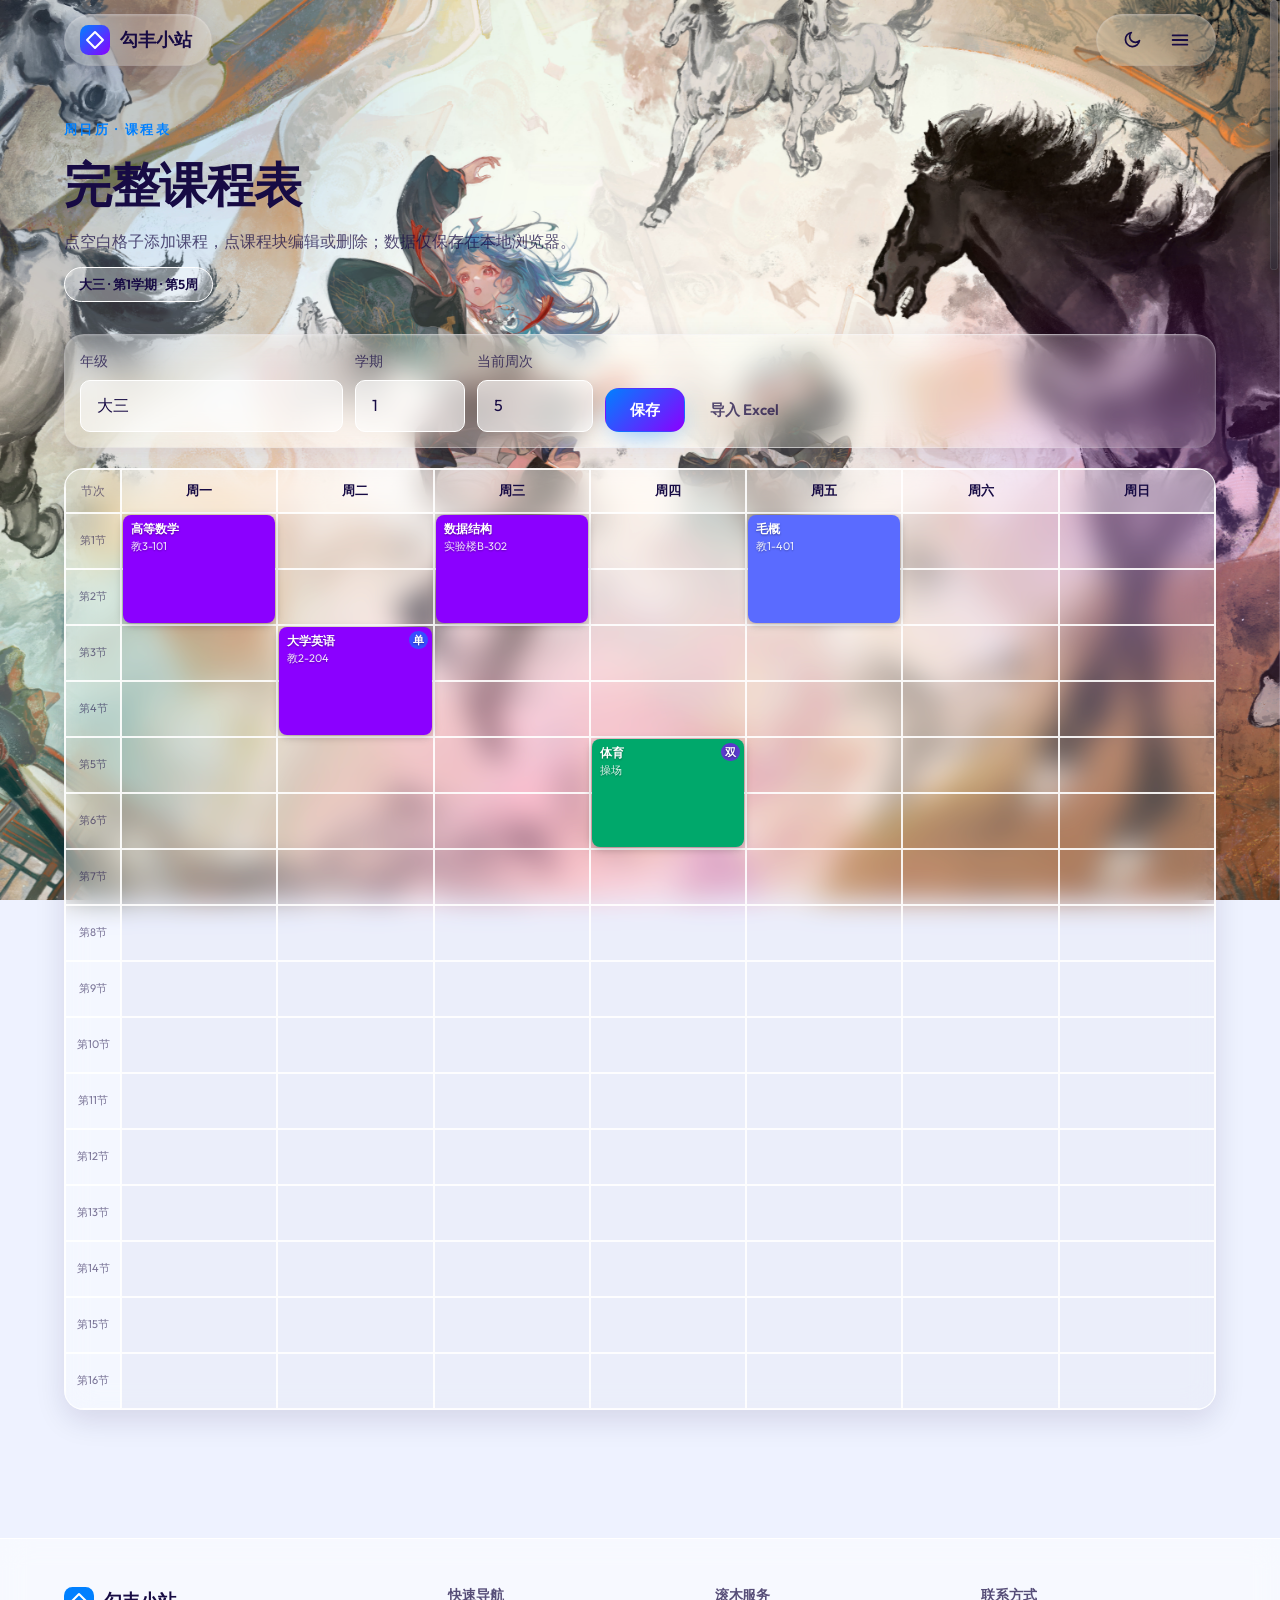
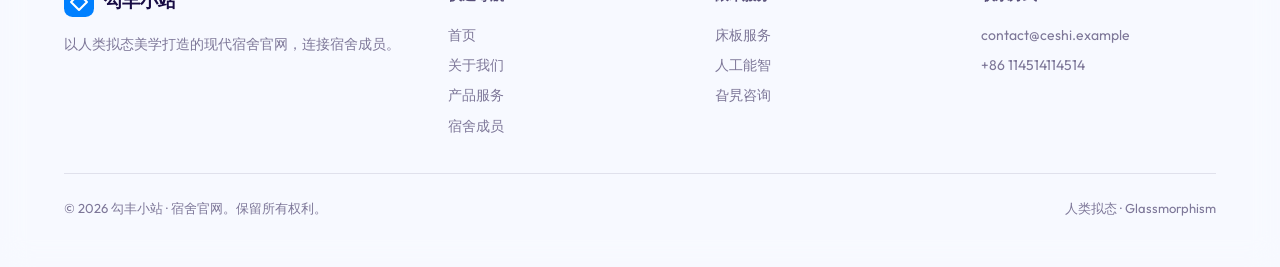
<file: schedule.html>
﻿<!DOCTYPE html>
<html lang="zh-CN" data-theme="light">
<head>
  <meta charset="UTF-8" />
  <meta name="viewport" content="width=device-width, initial-scale=1.0" />
  <script>(function(){try{var m=localStorage.getItem('ceshi-theme-manual'),t=localStorage.getItem('ceshi-theme');if(m==='1'&&(t==='light'||t==='dark')){document.documentElement.setAttribute('data-theme',t);}else{var s=window.matchMedia&&window.matchMedia('(prefers-color-scheme: dark)').matches?'dark':'light';document.documentElement.setAttribute('data-theme',s);}}catch(e){}}());</script>
  <title>课程表 · 勾丰小站</title>
  <meta name="description" content="可编辑课程表，数据仅保存在本地浏览器。" />
  <link rel="preconnect" href="https://fonts.googleapis.com" />
  <link rel="preconnect" href="https://fonts.gstatic.com" crossorigin />
  <link href="https://fonts.googleapis.com/css2?family=Outfit:wght@400;500;700;800;900&display=swap" rel="stylesheet" />
  <link rel="stylesheet" href="assets/css/style.css?v=55" />
  <link rel="stylesheet" href="assets/css/schedule.css?v=11" />
</head>
<body>
  <div class="aurora" aria-hidden="true">
    <span class="orb o1"></span><span class="orb o2"></span><span class="orb o3"></span><span class="orb o4"></span>
  </div>

  <header class="nav">
    <div class="container nav-inner">
            <div class="nav-capsule nav-capsule-left">
      <a class="brand" href="index.html" aria-label="勾丰小站 首页">
        <svg viewBox="0 0 32 32" fill="none" aria-hidden="true">
          <defs><linearGradient id="brandGrad" x1="0" y1="0" x2="32" y2="32" gradientUnits="userSpaceOnUse"><stop stop-color="#0080FF"/><stop offset="1" stop-color="#8B00FF"/></linearGradient></defs>
          <rect width="32" height="32" rx="9" fill="url(#brandGrad)"/>
          <path d="M16 7.5 24.5 16 16 24.5 7.5 16Z" stroke="#fff" stroke-width="2.2" stroke-linejoin="round"/>
        </svg>
        <span>勾丰小站</span>
      </a>
            </div>

      <div class="nav-capsule nav-capsule-right">
        <details class="nav-dir">
          <summary class="nav-dir-trigger" title="页面目录" aria-label="展开页面目录">
            <svg viewBox="0 0 24 24" fill="none" stroke="currentColor" stroke-width="2" stroke-linecap="round" aria-hidden="true"><path d="M4 7h16M4 12h16M4 17h16"/></svg>
          </summary>
<nav class="nav-links" data-nav-links aria-label="主导航">
        <a href="index.html">首页</a>
        <a href="about.html">关于我们</a>
        <a href="services.html">滚木服务</a>
        <a href="team.html">宿舍成员</a>
      </nav>
              </details>

<div class="nav-actions">
        <button class="theme-toggle" type="button" data-theme-toggle aria-label="切换深浅色模式">
          <svg class="icon-moon" viewBox="0 0 24 24" fill="none" aria-hidden="true"><path d="M21 12.8A8.5 8.5 0 1 1 11.2 3 6.5 6.5 0 0 0 21 12.8Z" stroke="currentColor" stroke-width="2" stroke-linejoin="round"/></svg>
          <svg class="icon-sun" viewBox="0 0 24 24" fill="none" aria-hidden="true"><circle cx="12" cy="12" r="4.2" stroke="currentColor" stroke-width="2"/><path d="M12 2.5v2M12 19.5v2M4.3 4.3l1.4 1.4M18.3 18.3l1.4 1.4M2.5 12h2M19.5 12h2M4.3 19.7l1.4-1.4M18.3 5.7l1.4-1.4" stroke="currentColor" stroke-width="2" stroke-linecap="round"/></svg>
        </button>
        <button class="theme-toggle" type="button" data-bg-upload aria-label="设置本地背景" title="设置本地背景">
          <svg viewBox="0 0 24 24" fill="none" stroke="currentColor" stroke-width="2" stroke-linecap="round" stroke-linejoin="round" aria-hidden="true"><rect x="3" y="5" width="18" height="14" rx="2"/><circle cx="8.5" cy="10" r="1.5"/><path d="M3 17l5-5 3 3 3-3 7 7"/></svg>
        </button>
        <button class="theme-toggle" type="button" data-bg-reset aria-label="清除本地背景" title="清除本地背景" style="display:none;">
          <svg viewBox="0 0 24 24" fill="none" stroke="currentColor" stroke-width="2" stroke-linecap="round" stroke-linejoin="round" aria-hidden="true"><path d="M3 6h18M8 6V4a1 1 0 0 1 1-1h6a1 1 0 0 1 1 1v2M19 6l-1 14a2 2 0 0 1-2 2H8a2 2 0 0 1-2-2L5 6M10 11v6M14 11v6"/></svg>
        </button>
        <a class="btn btn-primary" href="services.html">请不要联系</a>
        <button class="burger" type="button" data-burger aria-label="打开菜单" aria-expanded="false"><span></span></button>
            </div>
      </div>
    </div>
  </header>

  <main>
    <section class="section" style="padding-top:var(--space-5);">
      <div class="container">
        <div class="page-hero" style="padding-block:0 32px;text-align:left;">
          <span class="eyebrow">周日历 · 课程表</span>
          <h1>完整课程表</h1>
          <p style="margin-inline:0;">点空白格子添加课程，点课程块编辑或删除；数据仅保存在本地浏览器。</p>
          <span class="sched-badge" id="sched-badge" style="margin-top:12px;">加载中…</span>
        </div>

        <!-- 学期信息编辑 -->
        <div class="form-panel sched-meta">
          <div class="field">
            <label for="meta-grade">年级</label>
            <input class="input" id="meta-grade" type="text" placeholder="如：大三" />
          </div>
          <div class="field">
            <label for="meta-term">学期</label>
            <input class="input" id="meta-term" type="number" min="1" max="8" />
          </div>
          <div class="field">
            <label for="meta-week">当前周次</label>
            <input class="input" id="meta-week" type="number" min="1" max="30" />
          </div>
          <button class="btn btn-primary" id="meta-save" type="button">保存</button>
          <button class="btn btn-ghost" id="excel-import" type="button">导入 Excel</button>
          <input type="file" id="excel-file" accept=".xls,.xlsx" hidden />
        </div>

        <!-- 大课程表（data-glow 让表格获得与卡片一致的光照） -->
        <div class="sched-table" data-glow>
          <div class="sched-grid" id="sched-grid"></div>
        </div>
      </div>
    </section>
  </main>

  <!-- 添加/编辑课程弹层 -->
  <div class="sched-modal" id="sched-modal" hidden>
    <div class="sched-modal-card">
      <h3 id="sched-modal-title" class="h2" style="font-size:1.25rem;">添加课程</h3>
      <div class="sched-form">
        <label>课程名
          <input class="input" id="f-name" type="text" placeholder="课程名称" />
        </label>
        <div class="sched-form-row">
          <label>星期
            <select id="f-day">
              <option value="1">周一</option><option value="2">周二</option><option value="3">周三</option>
              <option value="4">周四</option><option value="5">周五</option><option value="6">周六</option><option value="7">周日</option>
            </select>
          </label>
          <label>开始节次
            <select id="f-start">
              <option>1</option><option>2</option><option>3</option><option>4</option><option>5</option><option>6</option>
              <option>7</option><option>8</option><option>9</option><option>10</option><option>11</option><option>12</option>
              <option>13</option><option>14</option><option>15</option><option>16</option>
            </select>
          </label>
          <label>节数
            <select id="f-len">
              <option value="1">1节</option><option value="2" selected>2节</option><option value="3">3节</option><option value="4">4节</option>
            </select>
          </label>
          <label>周次
            <select id="f-weeks">
              <option value="all">每周</option>
              <option value="odd">单周</option>
              <option value="even">双周</option>
            </select>
          </label>
        </div>
        <div class="sched-form-colors">
          <span class="sched-form-label">卡片颜色</span>
          <div class="sched-color-row" id="f-colors">
            <button type="button" class="sched-color sw-auto is-active" data-color="auto" title="跟随自动分配的颜色">自动</button>
            <button type="button" class="sched-color" data-color="#0080FF" style="background:#0080FF" title="#0080FF"></button>
            <button type="button" class="sched-color" data-color="#8B00FF" style="background:#8B00FF" title="#8B00FF"></button>
            <button type="button" class="sched-color" data-color="#FF1493" style="background:#FF1493" title="#FF1493"></button>
            <button type="button" class="sched-color" data-color="#20B2AA" style="background:#20B2AA" title="#20B2AA"></button>
            <button type="button" class="sched-color" data-color="#FF8A00" style="background:#FF8A00" title="#FF8A00"></button>
            <button type="button" class="sched-color" data-color="#00A86B" style="background:#00A86B" title="#00A86B"></button>
            <button type="button" class="sched-color" data-color="#5A6BFF" style="background:#5A6BFF" title="#5A6BFF"></button>
          </div>
        </div>
        <label>地点
          <input class="input" id="f-room" type="text" placeholder="如：教3-101" />
        </label>
        <label>教师
          <input class="input" id="f-teacher" type="text" placeholder="选填" />
        </label>
      </div>
      <div class="sched-modal-actions">
        <button class="btn btn-ghost" id="f-delete" type="button" style="display:none;margin-right:auto;">删除</button>
        <button class="btn btn-ghost" id="f-cancel" type="button">取消</button>
        <button class="btn btn-primary" id="f-save" type="button">保存</button>
      </div>
    </div>
  </div>

  <footer class="footer">
    <div class="container">
      <div class="footer-grid">
        <div>
                <a class="brand" href="index.html" style="margin-bottom:16px;">
            <svg viewBox="0 0 32 32" fill="none" aria-hidden="true"><rect width="32" height="32" rx="9" fill="#0080FF"/><path d="M16 7.5 24.5 16 16 24.5 7.5 16Z" stroke="#fff" stroke-width="2.2" stroke-linejoin="round"/></svg>
            <span>勾丰小站</span>
          </a>
          <p>以人类拟态美学打造的现代宿舍官网，连接宿舍成员。</p>
        </div>
        <div class="footer-col">
          <h4>快速导航</h4>
          <a href="index.html">首页</a>
          <a href="about.html">关于我们</a>
          <a href="services.html">产品服务</a>
          <a href="team.html">宿舍成员</a>
        </div>
        <div class="footer-col">
          <h4>滚木服务</h4>
          <a href="service-detail.html?id=cloud">床板服务</a>
          <a href="service-detail.html?id=ai">人工能智</a>
          <a href="service-detail.html?id=consult">旮旯咨询</a>
        </div>
        <div class="footer-col">
          <h4>联系方式</h4>
          <a href="mailto:contact@ceshi.example">contact@ceshi.example</a>
          <a href="tel:+8600000000000">+86 114514114514</a>
        </div>
      </div>
      <div class="footer-bottom">
        <span>© 2026 勾丰小站 · 宿舍官网。保留所有权利。</span>
        <span>人类拟态 · Glassmorphism</span>
      </div>
    </div>
  </footer>

  <script src="assets/js/main.js?v=32"></script>
  <script src="https://cdn.sheetjs.com/xlsx-0.20.1/package/dist/xlsx.full.min.js"></script>
  <script src="assets/js/schedule.js?v=9"></script>
</body>
</html>
</file>
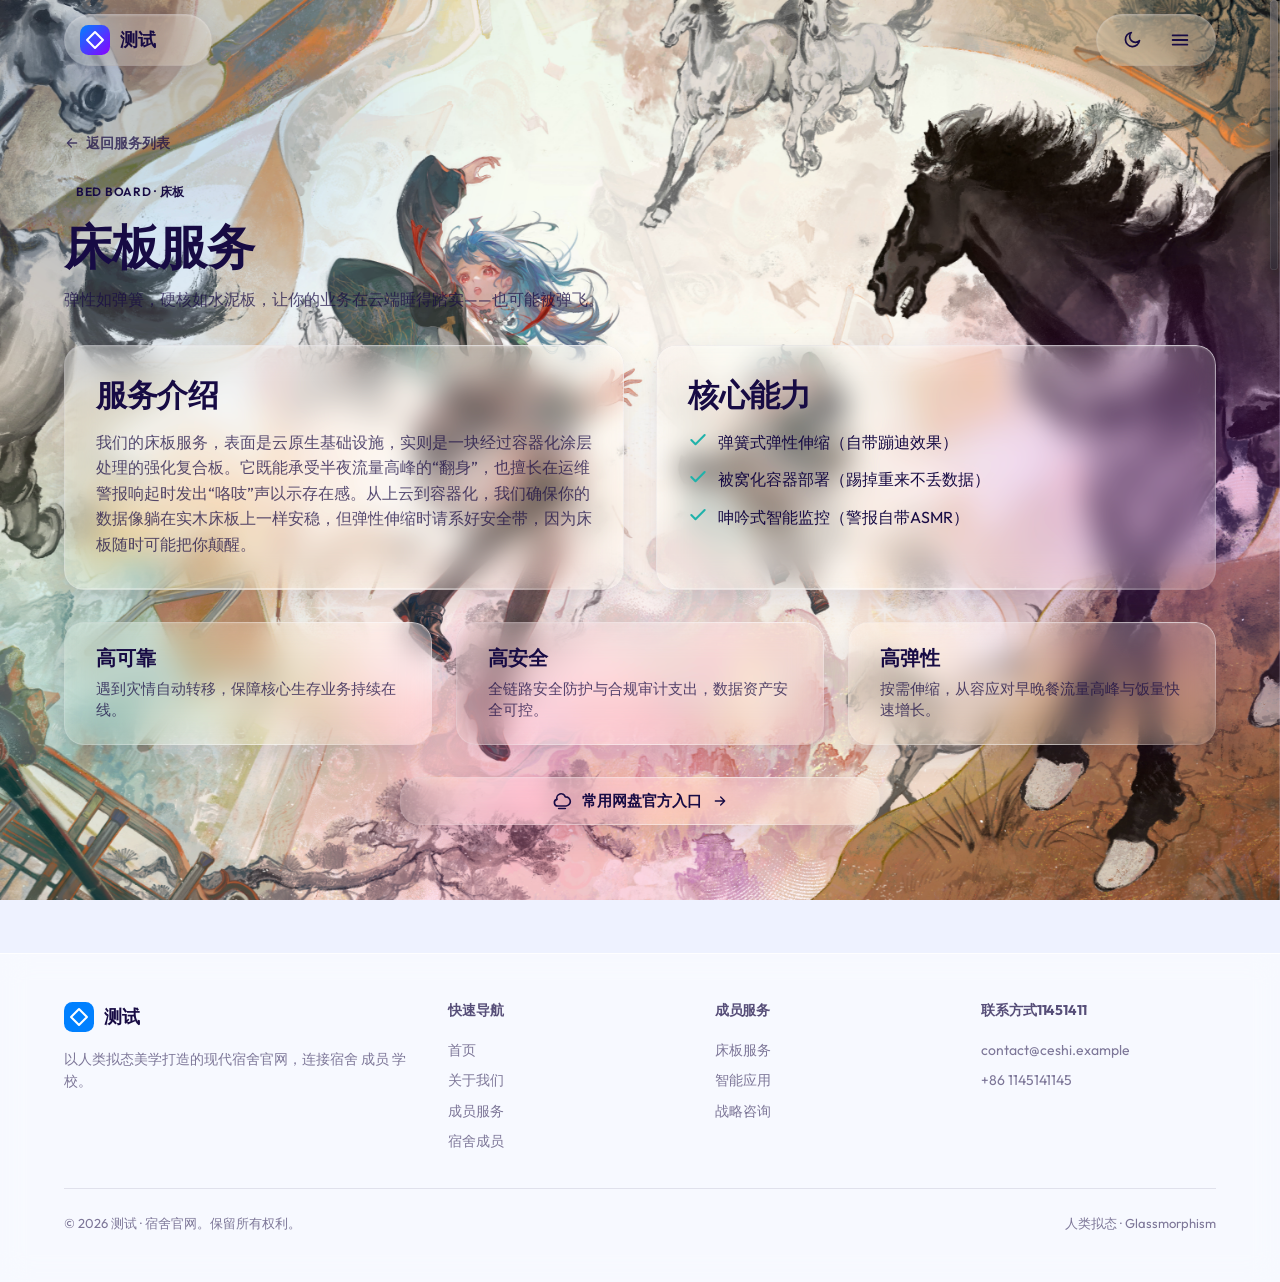
<file: service-detail.html>
﻿<!DOCTYPE html>
<html lang="zh-CN" data-theme="light">
<head>
  <meta charset="UTF-8" />
  <meta name="viewport" content="width=device-width, initial-scale=1.0" />
  <script>(function(){try{var m=localStorage.getItem('ceshi-theme-manual'),t=localStorage.getItem('ceshi-theme');if(m==='1'&&(t==='light'||t==='dark')){document.documentElement.setAttribute('data-theme',t);}else{var s=window.matchMedia&&window.matchMedia('(prefers-color-scheme: dark)').matches?'dark':'light';document.documentElement.setAttribute('data-theme',s);}}catch(e){}}());</script>
  <title>服务详情 · beta</title>
  <meta name="description" content="测试宿舍人员/服务详情页。" />
  <link rel="preconnect" href="https://fonts.googleapis.com" />
  <link rel="preconnect" href="https://fonts.gstatic.com" crossorigin />
  <link href="https://fonts.googleapis.com/css2?family=Outfit:wght@400;500;700;800;900&display=swap" rel="stylesheet" />
  <link rel="stylesheet" href="assets/css/style.css?v=55" />
</head>
<body>
  <div class="aurora" aria-hidden="true">
    <span class="orb o1"></span><span class="orb o2"></span><span class="orb o3"></span><span class="orb o4"></span>
  </div>

  <header class="nav">
    <div class="container nav-inner">
            <div class="nav-capsule nav-capsule-left">
      <a class="brand" href="index.html" aria-label="测试 首页">
        <svg viewBox="0 0 32 32" fill="none" aria-hidden="true">
          <defs><linearGradient id="brandGrad" x1="0" y1="0" x2="32" y2="32" gradientUnits="userSpaceOnUse"><stop stop-color="#0080FF"/><stop offset="1" stop-color="#8B00FF"/></linearGradient></defs>
          <rect width="32" height="32" rx="9" fill="url(#brandGrad)"/>
          <path d="M16 7.5 24.5 16 16 24.5 7.5 16Z" stroke="#fff" stroke-width="2.2" stroke-linejoin="round"/>
        </svg>
        <span>测试</span>
      </a>
            </div>

      <div class="nav-capsule nav-capsule-right">
        <details class="nav-dir">
          <summary class="nav-dir-trigger" title="页面目录" aria-label="展开页面目录">
            <svg viewBox="0 0 24 24" fill="none" stroke="currentColor" stroke-width="2" stroke-linecap="round" aria-hidden="true"><path d="M4 7h16M4 12h16M4 17h16"/></svg>
          </summary>
<nav class="nav-links" data-nav-links aria-label="主导航">
        <a href="index.html">首页</a>
        <a href="about.html">关于我们</a>
        <a href="services.html" class="active">成员服务</a>
        <a href="team.html">宿舍成员</a>
      </nav>
              </details>

<div class="nav-actions">
        <button class="theme-toggle" type="button" data-theme-toggle aria-label="切换深浅色模式">
          <svg class="icon-moon" viewBox="0 0 24 24" fill="none" aria-hidden="true"><path d="M21 12.8A8.5 8.5 0 1 1 11.2 3 6.5 6.5 0 0 0 21 12.8Z" stroke="currentColor" stroke-width="2" stroke-linejoin="round"/></svg>
          <svg class="icon-sun" viewBox="0 0 24 24" fill="none" aria-hidden="true"><circle cx="12" cy="12" r="4.2" stroke="currentColor" stroke-width="2"/><path d="M12 2.5v2M12 19.5v2M4.3 4.3l1.4 1.4M18.3 18.3l1.4 1.4M2.5 12h2M19.5 12h2M4.3 19.7l1.4-1.4M18.3 5.7l1.4-1.4" stroke="currentColor" stroke-width="2" stroke-linecap="round"/></svg>
        </button>
        <button class="theme-toggle" type="button" data-bg-upload aria-label="设置本地背景" title="设置本地背景">
          <svg viewBox="0 0 24 24" fill="none" stroke="currentColor" stroke-width="2" stroke-linecap="round" stroke-linejoin="round" aria-hidden="true"><rect x="3" y="5" width="18" height="14" rx="2"/><circle cx="8.5" cy="10" r="1.5"/><path d="M3 17l5-5 3 3 3-3 7 7"/></svg>
        </button>
        <button class="theme-toggle" type="button" data-bg-reset aria-label="清除本地背景" title="清除本地背景" style="display:none;">
          <svg viewBox="0 0 24 24" fill="none" stroke="currentColor" stroke-width="2" stroke-linecap="round" stroke-linejoin="round" aria-hidden="true"><path d="M3 6h18M8 6V4a1 1 0 0 1 1-1h6a1 1 0 0 1 1 1v2M19 6l-1 14a2 2 0 0 1-2 2H8a2 2 0 0 1-2-2L5 6M10 11v6M14 11v6"/></svg>
        </button>
        <a class="btn btn-primary" href="services.html">全部服务</a>
        <button class="burger" type="button" data-burger aria-label="打开菜单" aria-expanded="false"><span></span></button>
            </div>
      </div>
    </div>
  </header>

  <main>
    <section class="section">
      <div class="container">
        <a class="back-link" href="services.html">
          <svg viewBox="0 0 24 24" fill="none" stroke="currentColor" stroke-width="2" stroke-linecap="round" stroke-linejoin="round" aria-hidden="true"><path d="M19 12H5M11 6l-6 6 6 6"/></svg>
          返回服务列表
        </a>

        <div class="detail-head">
          <span class="badge" id="svc-badge">服务</span>
          <h1 id="svc-title" style="font-size:clamp(1.8rem,4vw,3rem);margin-top:12px;">云上服务</h1>
          <p class="lead" id="svc-desc" style="margin-top:12px;">业务负载高时自动弹起，负载低时自由落体，反正最后都会落地。</p>
        </div>

        <div class="detail-grid">
          <div>
            <div class="form-panel" style="height:100%;">
              <h2 class="h2" style="margin-bottom:16px;">服务介绍</h2>
              <p class="lead" id="svc-intro">监控系统先假装没看见故障，如果持续 3 分钟还没恢复，就自动发一条“我们正在积极修复”。</p>
            </div>
          </div>
          <div>
            <div class="form-panel" style="height:100%;">
              <h2 class="h2" style="margin-bottom:16px;">核心能力</h2>
              <ul id="svc-features" style="display:grid;gap:12px;">
                <li style="display:flex;gap:10px;align-items:flex-start;">
                  <svg viewBox="0 0 24 24" width="20" height="20" fill="none" stroke="#20B2AA" stroke-width="2.5" stroke-linecap="round" stroke-linejoin="round" aria-hidden="true"><path d="M4 12l5 5L20 6"/></svg>
                  <span>全天候挂机与自动续命</span>
                </li>
                <li style="display:flex;gap:10px;align-items:flex-start;">
                  <svg viewBox="0 0 24 24" width="20" height="20" fill="none" stroke="#20B2AA" stroke-width="2.5" stroke-linecap="round" stroke-linejoin="round" aria-hidden="true"><path d="M4 12l5 5L20 6"/></svg>
                  <span>高压负载与弹簧式扩容</span>
                </li>
                <li style="display:flex;gap:10px;align-items:flex-start;">
                  <svg viewBox="0 0 24 24" width="20" height="20" fill="none" stroke="#20B2AA" stroke-width="2.5" stroke-linecap="round" stroke-linejoin="round" aria-hidden="true"><path d="M4 12l5 5L20 6"/></svg>
                  <span>智能监控与人工装睡</span>
                </li>
              </ul>
            </div>
          </div>
        </div>

        <div class="grid grid-3" style="margin-top:32px;">
          <article class="card" data-glow>
            <h3>高可靠</h3>
            <p>遇到灾情自动转移，保障核心生存业务持续在线。</p>
          </article>
          <article class="card" data-glow>
            <h3>高安全</h3>
            <p>全链路安全防护与合规审计支出，数据资产安全可控。</p>
          </article>
          <article class="card" data-glow>
            <h3>高弹性</h3>
            <p>按需伸缩，从容应对早晚餐流量高峰与饭量快速增长。</p>
          </article>
        </div>

        <!-- 常用网盘官方入口（点击进入常用网盘列表） -->
        <div style="display:flex;justify-content:center;margin-top:32px;">
          <a class="card" data-glow href="netdisk.html"
             style="display:flex;align-items:center;justify-content:center;gap:10px;max-width:480px;width:100%;padding:12px 24px;">
            <svg viewBox="0 0 24 24" width="20" height="20" fill="none" stroke="currentColor" stroke-width="2" stroke-linecap="round" stroke-linejoin="round" aria-hidden="true"><path d="M7 18a4 4 0 0 1-1-7.9A5 5 0 0 1 15.9 7 4.5 4.5 0 0 1 17 18Z"/><path d="M8 21h8"/></svg>
            <span style="font-size:15px;font-weight:600;">常用网盘官方入口</span>
            <svg viewBox="0 0 24 24" width="16" height="16" fill="none" stroke="currentColor" stroke-width="2" stroke-linecap="round" stroke-linejoin="round" aria-hidden="true"><path d="M5 12h14M13 6l6 6-6 6"/></svg>
          </a>
        </div>
      </div>
    </section>
  </main>

  <footer class="footer">
    <div class="container">
      <div class="footer-grid">
        <div>
                <a class="brand" href="index.html" style="margin-bottom:16px;">
            <svg viewBox="0 0 32 32" fill="none" aria-hidden="true"><rect width="32" height="32" rx="9" fill="#0080FF"/><path d="M16 7.5 24.5 16 16 24.5 7.5 16Z" stroke="#fff" stroke-width="2.2" stroke-linejoin="round"/></svg>
            <span>测试</span>
          </a>
          <p>以人类拟态美学打造的现代宿舍官网，连接宿舍 成员 学校。</p>
        </div>
        <div class="footer-col">
          <h4>快速导航</h4>
          <a href="index.html">首页</a><a href="about.html">关于我们</a><a href="services.html">成员服务</a><a href="team.html">宿舍成员</a>
        </div>
        <div class="footer-col">
          <h4>成员服务</h4>
          <a href="service-detail.html?id=cloud">床板服务</a><a href="service-detail.html?id=ai">智能应用</a><a href="service-detail.html?id=consult">战略咨询</a>
        </div>
        <div class="footer-col">
          <h4>联系方式11451411</h4>
          <a href="mailto:contact@ceshi.example">contact@ceshi.example</a><a href="tel:+8600000000000">+86 1145141145</a>
        </div>
      </div>
      <div class="footer-bottom">
        <span>© 2026 测试 · 宿舍官网。保留所有权利。</span>
        <span>人类拟态 · Glassmorphism</span>
      </div>
    </div>
  </footer>

  <script src="assets/js/main.js?v=32"></script>
  <script>
    (function () {
      var data = {
        cloud: {
          title: '床板服务',
          badge: 'bed board · 床板',
          desc: '弹性如弹簧，硬核如水泥板，让你的业务在云端睡得踏实——也可能被弹飞。',
          intro: '我们的床板服务，表面是云原生基础设施，实则是一块经过容器化涂层处理的强化复合板。它既能承受半夜流量高峰的“翻身”，也擅长在运维警报响起时发出“咯吱”声以示存在感。从上云到容器化，我们确保你的数据像躺在实木床板上一样安稳，但弹性伸缩时请系好安全带，因为床板随时可能把你颠醒。',
          features: ['弹簧式弹性伸缩（自带蹦迪效果）', '被窝化容器部署（踢掉重来不丢数据）', '呻吟式智能监控（警报自带ASMR）']
        },
        ai: {
          title: '人工能智',
          badge: 'AI · 智能',
          desc: '人工制造的“能智”，本质是一群熬夜的程序员躲在服务器后面假装神经网络。',
          intro: '我们宣称用大数据训练模型，实际是用小本本记下每个用户的癖好，然后由实习生手动回复。从数据采集（靠问卷调查）到模型训练（靠集体加班）再到应用落地（靠老板拍板），我们帮你把“智能”两个字拆开卖：人工负责背锅，能智负责画饼。数据驱动增长？当然，驱动方向取决于我们今天食堂的菜色。',
          features: ['摇骰子推荐引擎（准不准看运气）', 'Ctrl+C/V 自然语言处理', 'Excel 饼图可视化（饼越大越自信）']
        },
        consult: {
          title: '恋爱咨询',
          badge: 'Consult · 咨询',
          desc: '用追   ？！给给？！  ？！瘌啦？！  的套路，为成员低质化转型提供顶层暧昧规划。',
          intro: '资深顾问人均恋爱经历负数，深谙推拉、试探、冷热交替之术，并将其无缝移植到校园流程优化中。我们帮你梳理组织架构，就像帮你分析“她/他到底喜不喜欢我”一样透彻；落地陪跑服务，堪比陪你熬夜等对方消息——但结局可能是修成正果，也可能突然收到“我们还是做朋友吧”的架构调整通知。数字化转型？其实就是一场旷日持久的校园恋情。',
          features: ['校园PUA顶层规划（画饼+吊胃口）', '流程若即若离优化', '失恋式陪跑与复盘（每次都是成长）']
        }
      };

      var q = new URLSearchParams(window.location.search);
      var id = q.get('id');
      var item = data[id] || data.cloud;

      var setText = function (sel, val) {
        var el = document.querySelector(sel);
        if (el) el.textContent = val;
      };
      setText('#svc-title', item.title);
      setText('#svc-badge', item.badge);
      setText('#svc-desc', item.desc);
      setText('#svc-intro', item.intro);
      document.title = item.title + ' · 测试';

      var list = document.querySelector('#svc-features');
      if (list) {
        list.innerHTML = item.features.map(function (f) {
          return '<li style="display:flex;gap:10px;align-items:flex-start;">' +
            '<svg viewBox="0 0 24 24" width="20" height="20" fill="none" stroke="#20B2AA" stroke-width="2.5" stroke-linecap="round" stroke-linejoin="round" aria-hidden="true"><path d="M4 12l5 5L20 6"/></svg>' +
            '<span>' + f + '</span></li>';
        }).join('');
      }
    })();
  </script>
</body>
</html>
</file>
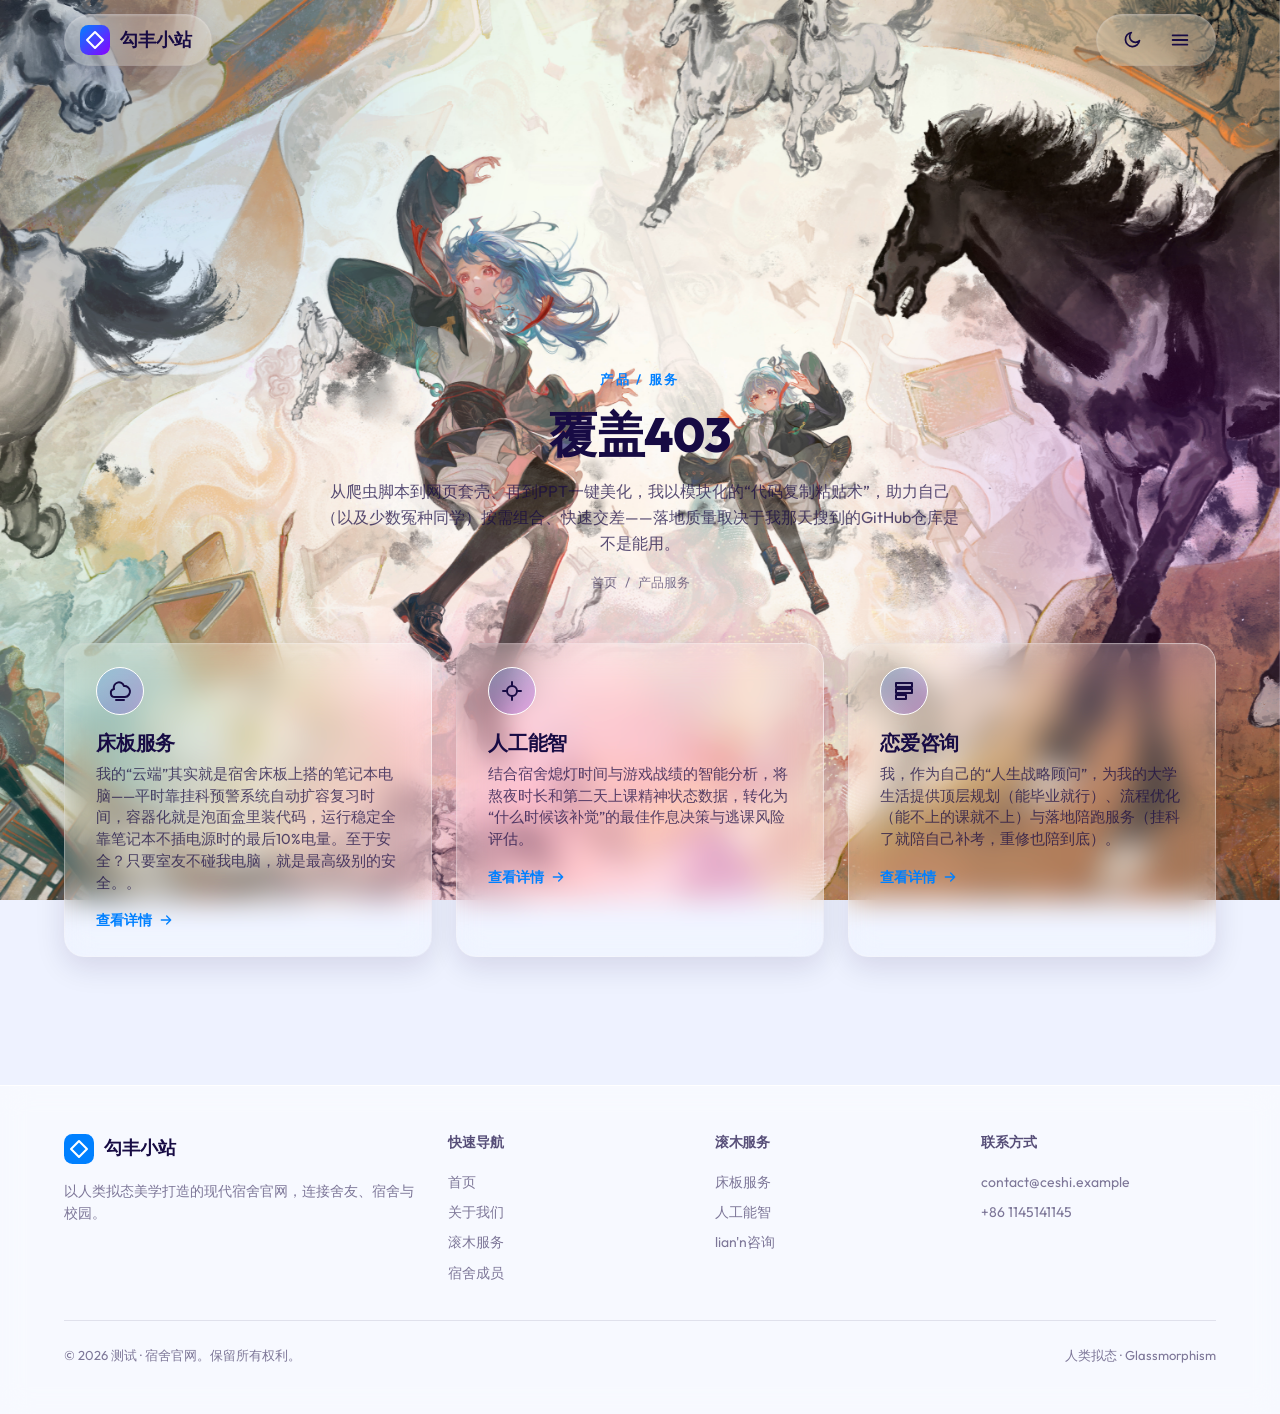
<file: services.html>
﻿<!DOCTYPE html>
<html lang="zh-CN" data-theme="light">
<head>
  <meta charset="UTF-8" />
  <meta name="viewport" content="width=device-width, initial-scale=1.0" />
  <script>(function(){try{var m=localStorage.getItem('ceshi-theme-manual'),t=localStorage.getItem('ceshi-theme');if(m==='1'&&(t==='light'||t==='dark')){document.documentElement.setAttribute('data-theme',t);}else{var s=window.matchMedia&&window.matchMedia('(prefers-color-scheme: dark)').matches?'dark':'light';document.documentElement.setAttribute('data-theme',s);}}catch(e){}}());</script>
  <title>没有服务</title>
  <meta name="description" content="测试企业的产品与服务矩阵：床板服务、人工能智、恋爱咨询。" />
  <link rel="preconnect" href="https://fonts.googleapis.com" />
  <link rel="preconnect" href="https://fonts.gstatic.com" crossorigin />
  <link href="https://fonts.googleapis.com/css2?family=Outfit:wght@400;500;700;800;900&display=swap" rel="stylesheet" />
  <link rel="stylesheet" href="assets/css/style.css?v=55" />
</head>
<body>
  <div class="aurora" aria-hidden="true">
    <span class="orb o1"></span><span class="orb o2"></span><span class="orb o3"></span><span class="orb o4"></span>
  </div>

  <header class="nav">
    <div class="container nav-inner">
            <div class="nav-capsule nav-capsule-left">
      <a class="brand" href="index.html" aria-label="勾丰小站 首页">
        <svg viewBox="0 0 32 32" fill="none" aria-hidden="true">
          <defs><linearGradient id="brandGrad" x1="0" y1="0" x2="32" y2="32" gradientUnits="userSpaceOnUse"><stop stop-color="#0080FF"/><stop offset="1" stop-color="#8B00FF"/></linearGradient></defs>
          <rect width="32" height="32" rx="9" fill="url(#brandGrad)"/>
          <path d="M16 7.5 24.5 16 16 24.5 7.5 16Z" stroke="#fff" stroke-width="2.2" stroke-linejoin="round"/>
        </svg>
        <span>勾丰小站</span>
      </a>
            </div>

      <div class="nav-capsule nav-capsule-right">
        <details class="nav-dir">
          <summary class="nav-dir-trigger" title="页面目录" aria-label="展开页面目录">
            <svg viewBox="0 0 24 24" fill="none" stroke="currentColor" stroke-width="2" stroke-linecap="round" aria-hidden="true"><path d="M4 7h16M4 12h16M4 17h16"/></svg>
          </summary>
<nav class="nav-links" data-nav-links aria-label="主导航">
        <a href="index.html">首页</a>
        <a href="about.html">关于我们</a>
        <a href="services.html" class="active">服务</a>
        <a href="team.html">宿舍成员</a>
      </nav>
              </details>

<div class="nav-actions">
        <button class="theme-toggle" type="button" data-theme-toggle aria-label="切换深浅色模式">
          <svg class="icon-moon" viewBox="0 0 24 24" fill="none" aria-hidden="true"><path d="M21 12.8A8.5 8.5 0 1 1 11.2 3 6.5 6.5 0 0 0 21 12.8Z" stroke="currentColor" stroke-width="2" stroke-linejoin="round"/></svg>
          <svg class="icon-sun" viewBox="0 0 24 24" fill="none" aria-hidden="true"><circle cx="12" cy="12" r="4.2" stroke="currentColor" stroke-width="2"/><path d="M12 2.5v2M12 19.5v2M4.3 4.3l1.4 1.4M18.3 18.3l1.4 1.4M2.5 12h2M19.5 12h2M4.3 19.7l1.4-1.4M18.3 5.7l1.4-1.4" stroke="currentColor" stroke-width="2" stroke-linecap="round"/></svg>
        </button>
        <button class="theme-toggle" type="button" data-bg-upload aria-label="设置本地背景" title="设置本地背景">
          <svg viewBox="0 0 24 24" fill="none" stroke="currentColor" stroke-width="2" stroke-linecap="round" stroke-linejoin="round" aria-hidden="true"><rect x="3" y="5" width="18" height="14" rx="2"/><circle cx="8.5" cy="10" r="1.5"/><path d="M3 17l5-5 3 3 3-3 7 7"/></svg>
        </button>
        <button class="theme-toggle" type="button" data-bg-reset aria-label="清除本地背景" title="清除本地背景" style="display:none;">
          <svg viewBox="0 0 24 24" fill="none" stroke="currentColor" stroke-width="2" stroke-linecap="round" stroke-linejoin="round" aria-hidden="true"><path d="M3 6h18M8 6V4a1 1 0 0 1 1-1h6a1 1 0 0 1 1 1v2M19 6l-1 14a2 2 0 0 1-2 2H8a2 2 0 0 1-2-2L5 6M10 11v6M14 11v6"/></svg>
        </button>
        <a class="btn btn-primary" href="team.html">不要联系团队</a>
        <button class="burger" type="button" data-burger aria-label="打开菜单" aria-expanded="false"><span></span></button>
            </div>
      </div>
    </div>
  </header>

  <main class="main-sink">
    <section class="page-hero">
      <div class="container">
        <span class="eyebrow">产品 / 服务</span>
        <h1>覆盖403</h1>
        <p>从爬虫脚本到网页套壳、再到PPT一键美化，我以模块化的“代码复制粘贴术”，助力自己（以及少数冤种同学）按需组合、快速交差——落地质量取决于我那天搜到的GitHub仓库是不是能用。</p>
        <nav class="breadcrumb" aria-label="面包屑">
          <a href="index.html">首页</a><span>/</span><span>产品服务</span>
        </nav>
      </div>
    </section>

    <section class="section" style="padding-top:0;">
      <div class="container">
        <div class="grid grid-3">
          <article class="card" data-glow>
            <div class="svc-shared">
            <div class="icon">
              <svg viewBox="0 0 24 24" fill="none" stroke="currentColor" stroke-width="2" stroke-linecap="round" stroke-linejoin="round" aria-hidden="true">
                <path d="M7 18a4 4 0 0 1-1-7.9A5 5 0 0 1 15.9 7 4.5 4.5 0 0 1 17 18Z"/><path d="M8 21h8"/>
              </svg>
            </div>
            <h3>床板服务</h3>
            <p>我的“云端”其实就是宿舍床板上搭的笔记本电脑——平时靠挂科预警系统自动扩容复习时间，容器化就是泡面盒里装代码，运行稳定全靠笔记本不插电源时的最后10%电量。至于安全？只要室友不碰我电脑，就是最高级别的安全。。</p>
            </div>
            <a class="card-link" href="service-detail.html?id=cloud">查看详情
              <svg viewBox="0 0 24 24" fill="none" stroke="currentColor" stroke-width="2" stroke-linecap="round" stroke-linejoin="round" aria-hidden="true"><path d="M5 12h14M13 6l6 6-6 6"/></svg>
            </a>
          </article>

          <article class="card" data-glow>
            <div class="svc-shared">
            <div class="icon">
              <svg viewBox="0 0 24 24" fill="none" stroke="currentColor" stroke-width="2" stroke-linecap="round" stroke-linejoin="round" aria-hidden="true">
                <path d="M12 3v3M12 18v3M3 12h3M18 12h3"/><circle cx="12" cy="12" r="5"/>
              </svg>
            </div>
            <h3>人工能智</h3>
            <p>结合宿舍熄灯时间与游戏战绩的智能分析，将熬夜时长和第二天上课精神状态数据，转化为“什么时候该补觉”的最佳作息决策与逃课风险评估。</p>
            </div>
            <a class="card-link" href="service-detail.html?id=ai">查看详情
              <svg viewBox="0 0 24 24" fill="none" stroke="currentColor" stroke-width="2" stroke-linecap="round" stroke-linejoin="round" aria-hidden="true"><path d="M5 12h14M13 6l6 6-6 6"/></svg>
            </a>
          </article>

          <article class="card" data-glow>
            <div class="svc-shared">
            <div class="icon">
              <svg viewBox="0 0 24 24" fill="none" stroke="currentColor" stroke-width="2" stroke-linecap="round" stroke-linejoin="round" aria-hidden="true">
                <path d="M4 4h16v4H4zM4 10h16v4H4zM4 16h10v4H4z"/>
              </svg>
            </div>
            <h3>恋爱咨询</h3>
            <p>我，作为自己的“人生战略顾问”，为我的大学生活提供顶层规划（能毕业就行）、流程优化（能不上的课就不上）与落地陪跑服务（挂科了就陪自己补考，重修也陪到底）。</p>
            </div>
            <a class="card-link" href="service-detail.html?id=consult">查看详情
              <svg viewBox="0 0 24 24" fill="none" stroke="currentColor" stroke-width="2" stroke-linecap="round" stroke-linejoin="round" aria-hidden="true"><path d="M5 12h14M13 6l6 6-6 6"/></svg>
            </a>
          </article>
        </div>
      </div>
    </section>
  </main>

  <footer class="footer">
    <div class="container">
      <div class="footer-grid">
        <div>
                <a class="brand" href="index.html" style="margin-bottom:16px;">
            <svg viewBox="0 0 32 32" fill="none" aria-hidden="true"><rect width="32" height="32" rx="9" fill="#0080FF"/><path d="M16 7.5 24.5 16 16 24.5 7.5 16Z" stroke="#fff" stroke-width="2.2" stroke-linejoin="round"/></svg>
            <span>勾丰小站</span>
          </a>
          <p>以人类拟态美学打造的现代宿舍官网，连接舍友、宿舍与校园。</p>
        </div>
        <div class="footer-col">
          <h4>快速导航</h4>
          <a href="index.html">首页</a><a href="about.html">关于我们</a><a href="services.html">滚木服务</a><a href="team.html">宿舍成员</a>
        </div>
        <div class="footer-col">
          <h4>滚木服务</h4>
          <a href="service-detail.html?id=cloud">床板服务</a><a href="service-detail.html?id=ai">人工能智</a><a href="service-detail.html?id=consult">lian'n咨询</a>
        </div>
        <div class="footer-col">
          <h4>联系方式</h4>
          <a href="mailto:contact@ceshi.example">contact@ceshi.example</a><a href="tel:+8600000000000">+86 1145141145</a>
        </div>
      </div>
      <div class="footer-bottom">
        <span>© 2026 测试 · 宿舍官网。保留所有权利。</span>
        <span>人类拟态 · Glassmorphism</span>
      </div>
    </div>
  </footer>

  <script src="assets/js/main.js?v=32"></script>
</body>
</html>
</file>
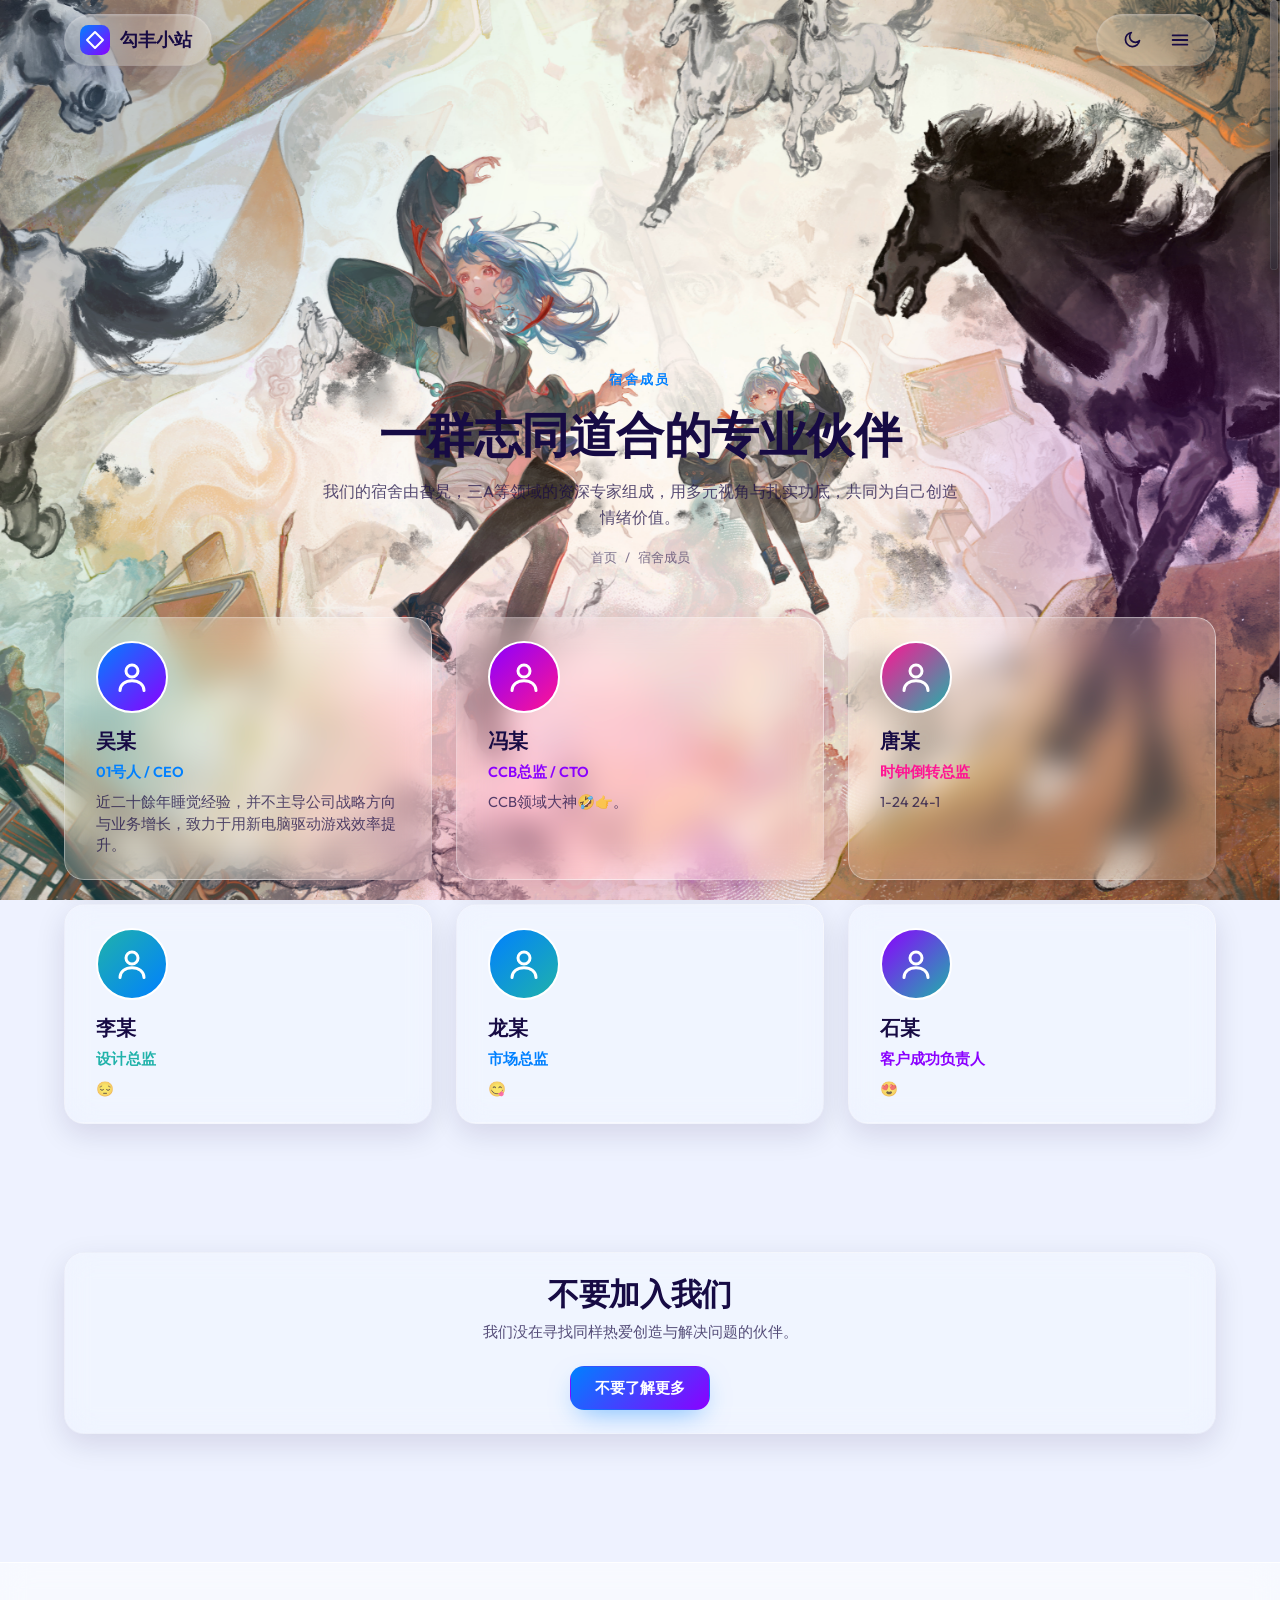
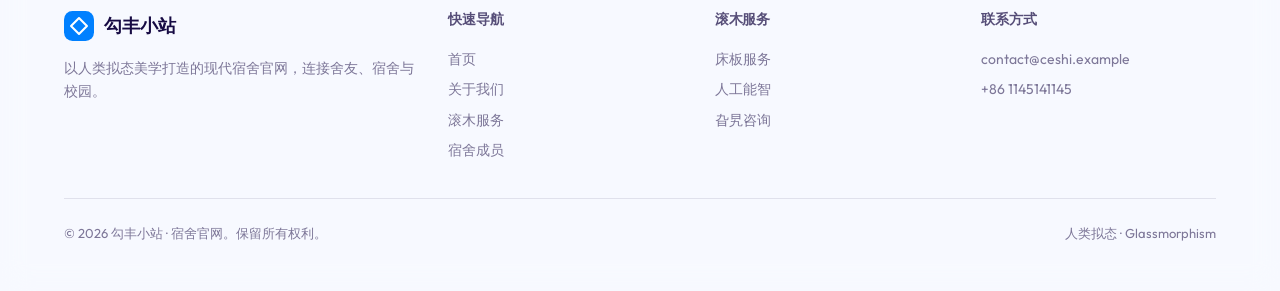
<file: team.html>
﻿<!DOCTYPE html>
<html lang="zh-CN" data-theme="light">
<head>
  <meta charset="UTF-8" />
  <meta name="viewport" content="width=device-width, initial-scale=1.0" />
  <script>(function(){try{var m=localStorage.getItem('ceshi-theme-manual'),t=localStorage.getItem('ceshi-theme');if(m==='1'&&(t==='light'||t==='dark')){document.documentElement.setAttribute('data-theme',t);}else{var s=window.matchMedia&&window.matchMedia('(prefers-color-scheme: dark)').matches?'dark':'light';document.documentElement.setAttribute('data-theme',s);}}catch(e){}}());</script>
  <title>团队成员 · 勾丰小站</title>
  <meta name="description" content="认识4楼的核心团队：创始人、技术与产品负责人等。" />
  <link rel="preconnect" href="https://fonts.googleapis.com" />
  <link rel="preconnect" href="https://fonts.gstatic.com" crossorigin />
  <link href="https://fonts.googleapis.com/css2?family=Outfit:wght@400;500;700;800;900&display=swap" rel="stylesheet" />
  <link rel="stylesheet" href="assets/css/style.css?v=55" />
</head>
<body>
  <div class="aurora" aria-hidden="true">
    <span class="orb o1"></span><span class="orb o2"></span><span class="orb o3"></span><span class="orb o4"></span>
  </div>

  <header class="nav">
    <div class="container nav-inner">
            <div class="nav-capsule nav-capsule-left">
      <a class="brand" href="index.html" aria-label="勾丰小站 首页">
        <svg viewBox="0 0 32 32" fill="none" aria-hidden="true">
          <defs><linearGradient id="brandGrad" x1="0" y1="0" x2="32" y2="32" gradientUnits="userSpaceOnUse"><stop stop-color="#0080FF"/><stop offset="1" stop-color="#8B00FF"/></linearGradient></defs>
          <rect width="32" height="32" rx="9" fill="url(#brandGrad)"/>
          <path d="M16 7.5 24.5 16 16 24.5 7.5 16Z" stroke="#fff" stroke-width="2.2" stroke-linejoin="round"/>
        </svg>
        <span>勾丰小站</span>
      </a>
            </div>

      <div class="nav-capsule nav-capsule-right">
        <details class="nav-dir">
          <summary class="nav-dir-trigger" title="页面目录" aria-label="展开页面目录">
            <svg viewBox="0 0 24 24" fill="none" stroke="currentColor" stroke-width="2" stroke-linecap="round" aria-hidden="true"><path d="M4 7h16M4 12h16M4 17h16"/></svg>
          </summary>
<nav class="nav-links" data-nav-links aria-label="主导航">
        <a href="index.html">首页</a>
        <a href="about.html">关于我们</a>
        <a href="services.html">滚木服务</a>
        <a href="team.html" class="active">宿舍成员</a>
      </nav>
              </details>

<div class="nav-actions">
        <button class="theme-toggle" type="button" data-theme-toggle aria-label="切换深浅色模式">
          <svg class="icon-moon" viewBox="0 0 24 24" fill="none" aria-hidden="true"><path d="M21 12.8A8.5 8.5 0 1 1 11.2 3 6.5 6.5 0 0 0 21 12.8Z" stroke="currentColor" stroke-width="2" stroke-linejoin="round"/></svg>
          <svg class="icon-sun" viewBox="0 0 24 24" fill="none" aria-hidden="true"><circle cx="12" cy="12" r="4.2" stroke="currentColor" stroke-width="2"/><path d="M12 2.5v2M12 19.5v2M4.3 4.3l1.4 1.4M18.3 18.3l1.4 1.4M2.5 12h2M19.5 12h2M4.3 19.7l1.4-1.4M18.3 5.7l1.4-1.4" stroke="currentColor" stroke-width="2" stroke-linecap="round"/></svg>
        </button>
        <button class="theme-toggle" type="button" data-bg-upload aria-label="设置本地背景" title="设置本地背景">
          <svg viewBox="0 0 24 24" fill="none" stroke="currentColor" stroke-width="2" stroke-linecap="round" stroke-linejoin="round" aria-hidden="true"><rect x="3" y="5" width="18" height="14" rx="2"/><circle cx="8.5" cy="10" r="1.5"/><path d="M3 17l5-5 3 3 3-3 7 7"/></svg>
        </button>
        <button class="theme-toggle" type="button" data-bg-reset aria-label="清除本地背景" title="清除本地背景" style="display:none;">
          <svg viewBox="0 0 24 24" fill="none" stroke="currentColor" stroke-width="2" stroke-linecap="round" stroke-linejoin="round" aria-hidden="true"><path d="M3 6h18M8 6V4a1 1 0 0 1 1-1h6a1 1 0 0 1 1 1v2M19 6l-1 14a2 2 0 0 1-2 2H8a2 2 0 0 1-2-2L5 6M10 11v6M14 11v6"/></svg>
        </button>
        <a class="btn btn-primary" href="services.html">立即咨询</a>
        <button class="burger" type="button" data-burger aria-label="打开菜单" aria-expanded="false"><span></span></button>
            </div>
      </div>
    </div>
  </header>

  <main class="main-sink">
    <section class="page-hero">
      <div class="container">
        <span class="eyebrow">宿舍成员</span>
        <h1>一群志同道合的专业伙伴</h1>
        <p>我们的宿舍由旮旯，三A等领域的资深专家组成，用多元视角与扎实功底，共同为自己创造情绪价值。</p>
        <nav class="breadcrumb" aria-label="面包屑">
          <a href="index.html">首页</a><span>/</span><span>宿舍成员</span>
        </nav>
      </div>
    </section>

    <section class="section" style="padding-top:0;">
      <div class="container">
        <div class="grid grid-3">
          <article class="card" data-glow>
            <div class="avatar" style="background:linear-gradient(135deg,#0080FF,#8B00FF);">
              <svg viewBox="0 0 24 24" fill="none" stroke="#fff" stroke-width="2" stroke-linecap="round" stroke-linejoin="round" aria-hidden="true"><circle cx="12" cy="8" r="4"/><path d="M4 21c0-4 3.5-6.5 8-6.5s8 2.5 8 6.5"/></svg>
            </div>
            <h3>吴某</h3>
            <p style="color:var(--c-blue);font-weight:600;margin-bottom:8px;">01号人 / CEO</p>
            <p>近二十餘年睡觉经验，并不主导公司战略方向与业务增长，致力于用新电脑驱动游戏效率提升。</p>
          </article>

          <article class="card" data-glow>
            <div class="avatar" style="background:linear-gradient(135deg,#8B00FF,#FF1493);">
              <svg viewBox="0 0 24 24" fill="none" stroke="#fff" stroke-width="2" stroke-linecap="round" stroke-linejoin="round" aria-hidden="true"><circle cx="12" cy="8" r="4"/><path d="M4 21c0-4 3.5-6.5 8-6.5s8 2.5 8 6.5"/></svg>
            </div>
            <h3>冯某</h3>
            <p style="color:var(--c-purple);font-weight:600;margin-bottom:8px;">CCB总监 / CTO</p>
            <p>CCB领域大神🤣👉。</p>
          </article>

          <article class="card" data-glow>
            <div class="avatar" style="background:linear-gradient(135deg,#FF1493,#20B2AA);">
              <svg viewBox="0 0 24 24" fill="none" stroke="#fff" stroke-width="2" stroke-linecap="round" stroke-linejoin="round" aria-hidden="true"><circle cx="12" cy="8" r="4"/><path d="M4 21c0-4 3.5-6.5 8-6.5s8 2.5 8 6.5"/></svg>
            </div>
            <h3>唐某</h3>
            <p style="color:var(--c-pink);font-weight:600;margin-bottom:8px;">时钟倒转总监</p>
            <p>1-24 24-1</p>
          </article>

          <article class="card" data-glow>
            <div class="avatar" style="background:linear-gradient(135deg,#20B2AA,#0080FF);">
              <svg viewBox="0 0 24 24" fill="none" stroke="#fff" stroke-width="2" stroke-linecap="round" stroke-linejoin="round" aria-hidden="true"><circle cx="12" cy="8" r="4"/><path d="M4 21c0-4 3.5-6.5 8-6.5s8 2.5 8 6.5"/></svg>
            </div>
            <h3>李某</h3>
            <p style="color:var(--c-teal);font-weight:600;margin-bottom:8px;">设计总监</p>
            <p>😔</p>
          </article>

          <article class="card" data-glow>
            <div class="avatar" style="background:linear-gradient(135deg,#0080FF,#20B2AA);">
              <svg viewBox="0 0 24 24" fill="none" stroke="#fff" stroke-width="2" stroke-linecap="round" stroke-linejoin="round" aria-hidden="true"><circle cx="12" cy="8" r="4"/><path d="M4 21c0-4 3.5-6.5 8-6.5s8 2.5 8 6.5"/></svg>
            </div>
            <h3>龙某</h3>
            <p style="color:var(--c-blue);font-weight:600;margin-bottom:8px;">市场总监</p>
            <p>😋</p>
          </article>

          <article class="card" data-glow>
            <div class="avatar" style="background:linear-gradient(135deg,#8B00FF,#20B2AA);">
              <svg viewBox="0 0 24 24" fill="none" stroke="#fff" stroke-width="2" stroke-linecap="round" stroke-linejoin="round" aria-hidden="true"><circle cx="12" cy="8" r="4"/><path d="M4 21c0-4 3.5-6.5 8-6.5s8 2.5 8 6.5"/></svg>
            </div>
            <h3>石某</h3>
            <p style="color:var(--c-purple);font-weight:600;margin-bottom:8px;">客户成功负责人</p>
            <p>😍</p>
          </article>
        </div>
      </div>
    </section>

    <section class="section">
      <div class="container">
        <div class="card" data-glow style="text-align:center;">
          <h2 class="h2" style="margin-bottom:8px;">不要加入我们</h2>
          <p class="lead" style="margin-inline:auto;">我们没在寻找同样热爱创造与解决问题的伙伴。</p>
          <div class="hero-cta" style="justify-content:center;margin-top:24px;">
            <a class="btn btn-primary" href="about.html">不要了解更多</a>
          </div>
        </div>
      </div>
    </section>
  </main>

  <footer class="footer">
    <div class="container">
      <div class="footer-grid">
        <div>
                <a class="brand" href="index.html" style="margin-bottom:16px;">
            <svg viewBox="0 0 32 32" fill="none" aria-hidden="true"><rect width="32" height="32" rx="9" fill="#0080FF"/><path d="M16 7.5 24.5 16 16 24.5 7.5 16Z" stroke="#fff" stroke-width="2.2" stroke-linejoin="round"/></svg>
            <span>勾丰小站</span>
          </a>
          <p>以人类拟态美学打造的现代宿舍官网，连接舍友、宿舍与校园。</p>
        </div>
        <div class="footer-col">
          <h4>快速导航</h4>
          <a href="index.html">首页</a><a href="about.html">关于我们</a><a href="services.html">滚木服务</a><a href="team.html">宿舍成员</a>
        </div>
        <div class="footer-col">
          <h4>滚木服务</h4>
          <a href="service-detail.html?id=cloud">床板服务</a><a href="service-detail.html?id=ai">人工能智</a><a href="service-detail.html?id=consult">旮旯咨询</a>
        </div>
        <div class="footer-col">
          <h4>联系方式</h4>
          <a href="mailto:contact@ceshi.example">contact@ceshi.example</a><a href="tel:+8600000000000">+86 1145141145</a>
        </div>
      </div>
      <div class="footer-bottom">
        <span>© 2026 勾丰小站 · 宿舍官网。保留所有权利。</span>
        <span>人类拟态 · Glassmorphism</span>
      </div>
    </div>
  </footer>

  <script src="assets/js/main.js?v=32"></script>
</body>
</html>
</file>
<file: assets/css/style.css>
/* ==========================================================================
   测试 · 企业官网 — 玻璃拟态 (Glassmorphism)
   风格：玻璃拟态 / 2020s Modern / 复杂度 Medium
   核心：backdrop-filter blur + 半透明磨砂卡片 + 1px 亮边 + 通透叠层
   ========================================================================== */

/* ---------- 设计系统变量 ---------- */
:root {
  --blur-amount: 15px;
  --glass-opacity: 0.14;

  /* Liquid Glass 风格变量（参考 liquid-glass-react + HyperOS 4 soft_glass_global 参数） */
  --lg-blur: 15px;        /* soft_glass_global_blur_radius = 15 */
  --lg-sat: 180%;         /* 深色默认：saturation 2.0 × bg_saturation(-10%) → 200% × 0.9 */
  --lg-brightness: 0.9;   /* 深色：适当提亮，避免磨砂面太暗发闷 */
  --lg-ring-width: 1.2px; /* soft_glass_global_edge_thickness 0.8 → 1.5px × 0.8 */
  --lg-radius: 20px;      /* Miuix 卡片圆角（更收敛） */
  --lg-radius-sm: 16px;

  --c-blue: #0080FF;
  --c-purple: #8B00FF;
  --c-pink: #FF1493;
  --c-teal: #20B2AA;

  --radius: 14px;               /* 标志性圆角，不可更改 */
  --radius-sm: 10px;
  --radius-lg: 20px;

  --font: 'Outfit', -apple-system, BlinkMacSystemFont, 'Segoe UI', 'PingFang SC',
          'Hiragino Sans GB', 'Microsoft YaHei', sans-serif;

  --container: 1200px;
  --space-1: 8px;
  --space-2: 16px;
  --space-3: 24px;
  --space-4: 32px;
  --space-5: 48px;
  --space-6: 64px;
  --space-7: 96px;

  --nav-h: 72px;
  --nav-safe: 12px;  /* 壁纸顶部安全区：标题区域在滚动中不得侵入此区域 */
  --ease: cubic-bezier(0.22, 1, 0.36, 1);
  --focus-ring: 0 0 0 3px rgba(0, 128, 255, 0.45);
}

/* ---------- 主题：深色（默认，玻璃拟态原生气质） ---------- */
html[data-theme="dark"] {
  --text-color: #FFFFFF;
  --text-secondary: rgba(255, 255, 255, 0.74);
  --text-muted: rgba(255, 255, 255, 0.55);
  --text-invert: #170B44;

  --glass-bg: rgba(255, 255, 255, 0.10);        /* 通透但带一点玻璃质感 */
  --glass-bg-strong: rgba(255, 255, 255, 0.18);
  --glass-border: rgba(255, 255, 255, 0.22);
  --glass-border-strong: rgba(255, 255, 255, 0.32);

  --glow-color: rgba(255, 255, 255, 0.35);

  --lg-ring-hi: rgba(255, 255, 255, 0.40);
  --lg-ring-in: rgba(255, 255, 255, 0.18);
  --lg-hairline: rgba(255, 255, 255, 0.18);
  --lg-shadow: 0 10px 30px rgba(0, 0, 0, 0.20);
  --lg-shadow-sm: 0 4px 12px rgba(0, 0, 0, 0.16);
  --lg-shadow-hover: 0 14px 36px rgba(0, 0, 0, 0.26);
  --lg-text-shadow: 0 2px 12px rgba(0, 0, 0, 0.4);
  --lg-tint: rgba(255, 255, 255, 0.05); /* Miuix：中性灰白玻璃，去青 */

  --body-bg: #0d0628;
  --body-bg-2: #120a34;
  --orb-opacity: 0.28; /* 有真壁纸后调低，避免光斑糊住壁纸；0 = 完全关闭 */
  --btn-primary-text: #ffffff;
  --nav-bg: rgba(13, 6, 40, 0.50);
  --footer-bg: rgba(9, 4, 28, 0.6);
  --divider: rgba(255, 255, 255, 0.12);
  --input-bg: rgba(255, 255, 255, 0.08);
}

/* ---------- 主题：浅色 ---------- */
html[data-theme="light"] {
  --text-color: #170B44;
  --text-secondary: rgba(23, 11, 68, 0.72);
  --text-muted: rgba(23, 11, 68, 0.55);
  --text-invert: #FFFFFF;

  --glass-bg: rgba(255, 255, 255, 0.22);   /* 浅色：适度玻璃质感，不再是纯白遮罩 */
  --glass-bg-strong: rgba(255, 255, 255, 0.34);
  --glass-border: rgba(255, 255, 255, 0.9);
  --glass-border-strong: rgba(255, 255, 255, 1);

  --glow-color: rgba(255, 255, 255, 0.30);

  --lg-ring-hi: rgba(255, 255, 255, 0.85);
  --lg-ring-in: rgba(255, 255, 255, 0.40);
  --lg-hairline: rgba(23, 11, 68, 0.10);
  --lg-shadow: 0 10px 30px rgba(23, 11, 68, 0.12);
  --lg-shadow-sm: 0 4px 12px rgba(23, 11, 68, 0.10);
  --lg-shadow-hover: 0 14px 36px rgba(23, 11, 68, 0.18);
  --lg-text-shadow: none;
  --lg-tint: rgba(255, 255, 255, 0);
  --lg-sat: 130%;        /* 浅色下降低饱和度，避免磨砂面泛青/发蓝 */
  --lg-brightness: 1.0;  /* 浅色：提高亮度，玻璃更白净不发灰 */

  --body-bg: #eef2ff;
  --body-bg-2: #fdf0ff;
  --orb-opacity: 0.18; /* 有真壁纸后调低；0 = 完全关闭 */
  --btn-primary-text: #ffffff;
  --nav-bg: rgba(255, 255, 255, 0.40);
  --footer-bg: rgba(255, 255, 255, 0.55);
  --divider: rgba(23, 11, 68, 0.1);
  --input-bg: rgba(255, 255, 255, 0.6);
}

/* ---------- 基础重置 ---------- */
* { margin: 0; padding: 0; box-sizing: border-box; }

html {
  scroll-behavior: smooth;
  -webkit-text-size-adjust: 100%;
}

body {
  font-family: var(--font);
  font-size: 16px;
  line-height: 1.6;
  color: var(--text-color);
  background: var(--body-bg);
  min-height: 100vh;
  overflow-x: hidden;
  transition: color 0.4s var(--ease), background 0.4s var(--ease);
  -webkit-font-smoothing: antialiased;
}

h1, h2, h3, h4 { font-weight: 700; line-height: 1.2; letter-spacing: -0.01em; }

a { color: inherit; text-decoration: none; }
img, svg { display: block; max-width: 100%; }
ul, ol { list-style: none; }
button, input, textarea, select { font: inherit; color: inherit; }

/* 点击/悬停普通文本不再出现 I 型输入光标（统一箭头）；交互元素保持手型，输入框保留文本光标 */
body { cursor: default; }
/* 卡片介绍文本：禁用 I 型文本光标与选中高亮（保留光斑跟随），可点链接仍为手型 */
.card p, .card h3, .card .sub, .card .lead {
  cursor: default;
  user-select: none;
  -webkit-user-select: none;
}
a, button, summary, select, .btn, .btn-primary, .btn-secondary,
.theme-toggle, .nav-dir-trigger, .nav-capsule, .sched-cell, [role="button"] { cursor: pointer; }
input, textarea { cursor: text; }
/* 交互元素：禁止按住拖拽时选中文字（如导航胶囊"请不要联系"划过被选中） */
a, button, summary, .btn, .btn-primary, .btn-secondary,
.theme-toggle, .nav-dir-trigger, .nav-capsule, .sched-pos, [role="button"] {
  user-select: none;
  -webkit-user-select: none;
}

::selection { background: rgba(0, 128, 255, 0.35); }

/* ---------- 背景壁纸层（浅色/深色双层交叉淡入淡出 + 渐变兜底） ---------- */
.aurora {
  position: fixed;
  inset: 0;
  z-index: -1;
  overflow: hidden;
  background: linear-gradient(160deg, var(--body-bg) 0%, var(--body-bg-2) 100%);
}
/* 两张壁纸各占一层，用 opacity 过渡实现切换时淡入淡出 */
.aurora::before,
.aurora::after {
  content: "";
  position: absolute;
  inset: 0;
  background-size: cover;
  background-position: center;
  background-repeat: no-repeat;
  transition: opacity 0.55s var(--ease);
  will-change: opacity;
}
/* 浅色（默认）：显示 default-bg.jpg，星空层隐藏 */
.aurora::before { background-image: url("../img/default-bg.jpg?v=1"); opacity: 1; }
.aurora::after  { background-image: url("../img/space-wallpaper.jpg?v=1"); opacity: 0; }
/* 深色：淡出浅色壁纸、淡入星空壁纸 */
html[data-theme="dark"] .aurora::before { opacity: 0; }
html[data-theme="dark"] .aurora::after  { opacity: 1; }
/* 光斑 orb 保持在壁纸层之上 */
.aurora .orb { z-index: 1; }

.orb {
  position: absolute;
  border-radius: 50%;
  filter: blur(90px);
  opacity: var(--orb-opacity);
  will-change: transform;
  transition: opacity 0.4s var(--ease);
}
.orb.o1 { width: 460px; height: 460px; background: var(--c-blue);     top: -120px; left: -80px; }
.orb.o2 { width: 420px; height: 420px; background: var(--c-purple);   top: 30%;  right: -120px; }
.orb.o3 { width: 380px; height: 380px; background: var(--c-pink);     bottom: -140px; left: 28%; }
.orb.o4 { width: 340px; height: 340px; background: var(--c-teal);     top: 55%; left: -100px; }

/* ---------- 用户本地背景（纯前端，独立 <img> 图层铺满全屏） ---------- */
.user-bg-img {
  position: fixed;
  inset: 0;
  z-index: -1;
  width: 100%;
  height: 100%;
  object-fit: cover;
  pointer-events: none;
}
/* 用户上传壁纸后：隐藏两张默认壁纸层 + 光斑，只显示用户壁纸 */
html[data-theme] .aurora.has-user-bg::before,
html[data-theme] .aurora.has-user-bg::after { opacity: 0; }
.aurora.has-user-bg .orb { opacity: 0; }

.theme-toggle[hidden] { display: none; }

/* ---------- 布局容器 ---------- */
.container {
  width: 100%;
  max-width: var(--container);
  margin-inline: auto;
  padding-inline: var(--space-3);
}

.section { padding-block: var(--space-6); }
.section-head { max-width: 640px; margin-bottom: var(--space-5); }
.section-head.center { margin-inline: auto; text-align: center; }
/* 内容区整体下沉（导航条保持原状） */
.main-sink { padding-top: var(--space-6); }
/* 内页标题区同样下移（about/services/team），露出壁纸上方 */
.main-sink .page-hero { padding-top: clamp(160px, 26vh, 340px); }

.eyebrow {
  display: inline-flex;
  align-items: center;
  gap: 8px;
  font-size: 13px;
  font-weight: 600;
  letter-spacing: 0.18em;
  text-transform: uppercase;
  color: var(--c-blue);
  margin-bottom: var(--space-2);
}

.h2 { font-size: clamp(1.5rem, 2.4vw, 2rem); }
.lead { color: var(--text-secondary); max-width: 34em; }
.center .lead { margin-inline: auto; }

/* ---------- 导航栏 ---------- */
.nav {
  position: sticky;
  top: var(--nav-top, var(--nav-safe)); /* JS 方向显隐：可见=安全区上沿，隐藏=滑出视图 */
  z-index: 100; /* 层级：位于所有内容之上；背景壁纸层为 z:-1，互不侵入 */
  height: var(--nav-h);
  margin: var(--nav-safe) 16px 0;
  border-radius: 24px; /* Miuix 悬浮圆角条（原为全胶囊 999px） */
  overflow: hidden;
  background: linear-gradient(var(--lg-tint, transparent), var(--lg-tint, transparent)), var(--nav-bg);
  border: none;
  box-shadow:
    0 0 0 0.5px var(--lg-hairline) inset,
    0 1px 3px var(--lg-ring-in) inset,
    var(--lg-shadow);
  /* top 过渡承担显隐动画（避免 transform：transform 会破坏导航折射层的 backdrop 采样） */
  transition: top 0.5s var(--ease), background 0.4s var(--ease), box-shadow 0.3s var(--ease);
  /* 首屏入场：自上而下沉稳落定。
     只动画 margin（绝不动画 opacity/transform）——祖先的 opacity 动画会让
     后代（胶囊导航）的 backdrop-filter 毛玻璃永久失效 */
  animation: nav-settle 0.8s var(--ease) 0.15s both;
}
@keyframes nav-settle {
  from { margin-top: calc(-1 * var(--nav-h)); }
  to   { margin-top: var(--nav-safe); }
}
.nav-inner {
  position: relative;
  z-index: 3; /* 位于动态光圈之上 */
  height: 100%;
  display: flex;
  align-items: center;
  justify-content: space-between;
  gap: var(--space-3);
}
.brand {
  display: inline-flex;
  align-items: center;
  gap: 10px;
  font-weight: 700;
  font-size: 18px;
}
.brand svg { width: 30px; height: 30px; }

.nav-links {
  display: flex;
  align-items: center;
  gap: var(--space-2);
}
.nav-links a {
  position: relative;
  padding: 8px 12px;
  font-size: 15px;
  font-weight: 500;
  color: var(--text-secondary);
  border-radius: var(--radius-sm);
  transition: color 0.2s var(--ease);
}
.nav-links a:hover { color: var(--text-color); }
.nav-links a.active { color: var(--text-color); }
.nav-links a.active::after {
  content: "";
  position: absolute;
  left: 12px; right: 12px; bottom: 2px;
  height: 2px;
  border-radius: 2px;
  background: linear-gradient(90deg, var(--c-blue), var(--c-purple));
}

.nav-actions { display: flex; align-items: center; gap: 10px; }

/* 汉堡按钮 */
.burger {
  display: none;
  width: 44px; height: 44px;
  border: none;
  background: var(--glass-bg);
  border-radius: 12px; /* Miuix 圆角图标按钮 */
  cursor: pointer;
  align-items: center;
  justify-content: center;
  box-shadow:
    0 0 0 0.5px var(--lg-hairline) inset,
    0 1px 3px var(--lg-ring-in) inset,
    var(--lg-shadow-sm);
  transition: background 0.2s var(--ease), box-shadow 0.2s var(--ease);
}
.burger:hover { background: var(--glass-bg-strong); }
.burger span {
  display: block;
  width: 20px; height: 2px;
  background: var(--text-color);
  border-radius: 2px;
  position: relative;
}
.burger span::before, .burger span::after {
  content: "";
  position: absolute;
  left: 0;
  width: 20px; height: 2px;
  background: var(--text-color);
  border-radius: 2px;
  transition: transform 0.3s var(--ease);
}
.burger span::before { top: -6px; }
.burger span::after { top: 6px; }

/* 主题切换按钮 */
.theme-toggle {
  width: 44px; height: 44px;
  border: none;
  background: var(--glass-bg);
  border-radius: 12px; /* Miuix 圆角图标按钮 */
  cursor: pointer;
  display: inline-flex;
  align-items: center;
  justify-content: center;
  box-shadow:
    0 0 0 0.5px var(--lg-hairline) inset,
    0 1px 3px var(--lg-ring-in) inset,
    var(--lg-shadow-sm);
  transition: background 0.2s var(--ease), transform 0.2s var(--ease), box-shadow 0.2s var(--ease);
}
.theme-toggle:hover { background: var(--glass-bg-strong); }
.theme-toggle svg { width: 20px; height: 20px; }
.theme-toggle .icon-sun { display: none; }
html[data-theme="dark"] .theme-toggle .icon-moon { display: none; }
html[data-theme="dark"] .theme-toggle .icon-sun { display: block; }

/* ---------- 按钮 ---------- */
.btn {
  display: inline-flex;
  align-items: center;
  justify-content: center;
  gap: 8px;
  min-height: 44px;
  padding: 0 24px;
  border-radius: var(--radius);
  font-weight: 600;
  font-size: 15px;
  border: 1px solid transparent;
  cursor: pointer;
  transition: transform 0.2s var(--ease), box-shadow 0.25s var(--ease),
              background 0.25s var(--ease), color 0.25s var(--ease), opacity 0.2s var(--ease);
}
.btn:active { transform: translateY(1px) scale(0.99); }
.btn:focus-visible { outline: none; box-shadow: var(--focus-ring); }

.btn-primary {
  color: #fff;
  background: linear-gradient(135deg, var(--c-blue), var(--c-purple));
  box-shadow: 0 10px 28px -10px rgba(0, 128, 255, 0.6);
}
.btn-primary:hover {
  transform: translateY(-2px);
  box-shadow: 0 16px 36px -12px rgba(139, 0, 255, 0.65);
}

.btn-secondary {
  color: var(--text-color);
  background: var(--glass-bg-strong);
  border-color: var(--glass-border-strong);
  -webkit-backdrop-filter: blur(var(--blur-amount));
  backdrop-filter: blur(var(--blur-amount));
}
.btn-secondary:hover { background: var(--glass-bg-strong); transform: translateY(-2px); }

/* 导航栏内的主 CTA：Liquid Glass 药丸按钮（参考项目按钮示例样式） */
.nav .btn-primary {
  color: var(--text-color);
  background: var(--glass-bg-strong);
  border: none;
  border-radius: 12px; /* Miuix 圆角按钮 */
  /* 导航折射层已在其下方做了 backdrop 模糊，此处不再叠加（减少嵌套 backdrop-filter 开销） */
  box-shadow:
    0 0 0 0.5px var(--lg-hairline) inset,
    0 1px 3px var(--lg-ring-in) inset,
    var(--lg-shadow-sm);
}
.nav .btn-primary:hover {
  background: var(--glass-bg-strong);
  transform: translateY(-2px);
  box-shadow:
    0 0 0 0.5px var(--lg-hairline) inset,
    0 1px 3px var(--lg-ring-in) inset,
    var(--lg-shadow-hover);
}

.btn-ghost {
  color: var(--text-secondary);
  background: transparent;
  padding-inline: 12px;
}
.btn-ghost:hover { color: var(--text-color); }

.btn:disabled { opacity: 0.45; cursor: not-allowed; transform: none; }

/* ---------- Hero ---------- */
.hero {
  position: relative;
  /* 内容整体下移：留出壁纸上方区域，内容落在壁纸主体上（随视口高度缩放） */
  padding-block: clamp(160px, 26vh, 340px) var(--space-6);
}
.hero-grid {
  display: grid;
  grid-template-columns: 1.1fr 0.9fr;
  gap: var(--space-5);
  align-items: center;
}
.hero h1 {
  font-size: clamp(2rem, 5vw, 4rem);
  font-weight: 900;
  line-height: 1.08;
  letter-spacing: -0.02em;
}
.hero h1 .grad {
  background: linear-gradient(90deg, var(--c-blue), var(--c-purple), var(--c-pink));
  -webkit-background-clip: text;
  background-clip: text;
  color: transparent;
}
.hero .sub {
  margin-top: var(--space-3);
  font-size: 18px;
  color: var(--text-secondary);
  max-width: 34em;
}
.hero-cta {
  margin-top: var(--space-4);
  display: flex;
  flex-wrap: wrap;
  gap: var(--space-2);
}

.hero-visual {
  position: relative;
  aspect-ratio: 1 / 0.9;
  display: flex;
  align-items: center;
  justify-content: center;
}
.hero-glass {
  position: relative;
  width: 100%;
  height: 100%;
  border-radius: var(--radius-lg);
  background: var(--glass-bg);
  border: 1px solid var(--glass-border);
  -webkit-backdrop-filter: blur(var(--blur-amount));
  backdrop-filter: blur(var(--blur-amount));
  overflow: hidden;
  display: grid;
  place-items: center;
}
.hero-glass svg { width: 60%; height: auto; filter: drop-shadow(0 8px 30px rgba(0,0,0,0.15)); }
.hero-badge {
  position: absolute;
  padding: 10px 16px;
  border-radius: var(--radius);
  background: var(--glass-bg-strong);
  border: 1px solid var(--glass-border-strong);
  -webkit-backdrop-filter: blur(var(--blur-amount));
  backdrop-filter: blur(var(--blur-amount));
  font-size: 13px;
  font-weight: 600;
}
.hero-badge.b1 { top: 18px; left: 18px; }
.hero-badge.b2 { bottom: 22px; right: 22px; }

/* ---------- 信息条 chips ---------- */
.chips {
  position: relative;
  display: flex;
  flex-wrap: wrap;
  gap: 10px;
  padding: var(--space-3);
  border-radius: var(--lg-radius-sm);
  background: var(--glass-bg);
  border: none;
  -webkit-backdrop-filter: blur(var(--lg-blur)) saturate(var(--lg-sat)) brightness(var(--lg-brightness));
  backdrop-filter: blur(var(--lg-blur)) saturate(var(--lg-sat)) brightness(var(--lg-brightness));
  box-shadow:
    0 0 0 0.5px var(--lg-hairline) inset,
    0 1px 3px var(--lg-ring-in) inset,
    var(--lg-shadow-sm);
  transition: box-shadow 0.38s cubic-bezier(0.34, 1.56, 0.64, 1),
              background-color 0.38s cubic-bezier(0.34, 1.56, 0.64, 1),
              top 0.38s cubic-bezier(0.34, 1.56, 0.64, 1);
}
.chips:hover {
  top: -3px;
  background: var(--glass-bg-strong);
  box-shadow:
    0 0 0 0.5px var(--lg-hairline) inset,
    0 1px 3px var(--lg-ring-in) inset,
    var(--lg-shadow-hover);
}
.chip {
  font-size: 13px;
  font-weight: 500;
  padding: 6px 14px;
  border-radius: 999px;
  border: 1px solid var(--glass-border-strong);
  background: var(--glass-bg-strong);
  color: var(--text-secondary);
  white-space: nowrap;
}
.chip b { color: var(--text-color); font-weight: 600; }

/* ---------- 卡片网格 ---------- */
.grid { display: grid; gap: var(--space-3); }
.grid-3 { grid-template-columns: repeat(3, 1fr); }
.grid-4 { grid-template-columns: repeat(4, 1fr); }

/* ---------- 玻璃卡片 + 悬停光照效果 ---------- */
.card {
  position: relative;
  padding: var(--space-3) var(--space-4);
  border-radius: var(--lg-radius);
  background: linear-gradient(var(--lg-tint, transparent), var(--lg-tint, transparent)), var(--glass-bg);
  border: none;
  box-shadow:
    0 0 0 0.5px var(--lg-hairline) inset,
    0 1px 3px var(--lg-ring-in) inset,
    var(--lg-shadow);
  overflow: hidden;
  /* 注：悬停不做 transform——卡片一旦带 transform 就会成为 warp 折射层的
     backdrop root，导致悬停时背景模糊失效（Chromium）。跃起改用 margin-top */
  transition: box-shadow 0.38s cubic-bezier(0.34, 1.56, 0.64, 1),
              background-color 0.38s cubic-bezier(0.34, 1.56, 0.64, 1),
              top 0.38s cubic-bezier(0.34, 1.56, 0.64, 1);
}
.card:hover {
  top: -4px;   /* 轻轻跃起：相对定位上移，不动布局/不影响下方兄弟、也不破坏磨砂 */
  background: linear-gradient(var(--lg-tint, transparent), var(--lg-tint, transparent)), var(--glass-bg-strong);
  box-shadow:
    0 0 0 0.5px var(--lg-hairline) inset,
    0 1px 3px var(--lg-ring-in) inset,
    var(--lg-shadow-hover);
}

/* Liquid Glass 边缘渐变高光环（参考项目 border 层 1/2 的 mask 实现） */
.nav::before,
.card::before,
.form-panel::before,
.stat::before,
.timeline-item::before,
.chips::before {
  content: "";
  position: absolute;
  inset: 0;
  border-radius: inherit;
  padding: var(--lg-ring-width);
  background: linear-gradient(135deg,
    rgba(255, 255, 255, 0) 0%,
    var(--lg-ring-in) 33%,
    var(--lg-ring-hi) 66%,
    rgba(255, 255, 255, 0) 100%);
  -webkit-mask: linear-gradient(#000 0 0) content-box, linear-gradient(#000 0 0);
  -webkit-mask-composite: xor;
  mask-composite: exclude;
  pointer-events: none;
  z-index: 3;
}

.card::before,
.form-panel::before,
.stat::before,
.timeline-item::before,
.chips::before {
  opacity: 0.65;
  transition: opacity 0.3s var(--ease);
}
.card:hover::before { opacity: 0.9; }

/* Liquid Glass 折射层：backdrop 模糊 + SVG 位移滤镜（边缘折射）
   模糊由该层承担；内容位于其上保持清晰。 */
.nav::after,
.card::after {
  content: "";
  position: absolute;
  inset: 0;
  border-radius: inherit;
  z-index: 1;
  pointer-events: none;
  -webkit-backdrop-filter: blur(var(--lg-blur)) saturate(var(--lg-sat)) brightness(var(--lg-brightness));
  backdrop-filter: blur(var(--lg-blur)) saturate(var(--lg-sat)) brightness(var(--lg-brightness));
}
/* 毛玻璃后端：backdrop 模糊。已关闭液态折射（main.js LG_REFRACT=0），
   这里固定为普通磨砂模糊，不再套用 SVG 位移滤镜。 */
html.lg-refract .card::after,
html.lg-refract-nav .nav::after { filter: none; }

/* 注：曾尝试用 content-visibility 做渲染优化，但它的 paint containment 会让
   backdrop-filter 只采样组件内部（卡片背景模糊失效），故移除。 */

/* 光斑层：跟随鼠标的动态光圈（所有玻璃组件通用，由 JS 注入） */
.glow {
  position: absolute;
  top: 0; left: 0;
  width: 340px; height: 340px;
  border-radius: 50%;
  pointer-events: none;
  background: radial-gradient(circle, var(--glow-color) 0%, transparent 68%);
  opacity: 0;
  transform: translate(-50%, -50%);
  will-change: transform, opacity;
  transition: opacity 0.5s var(--ease), transform 0.1s var(--ease);   /* 轻微的跟随拖尾；跨卡回移只快滑一点，不会大拉扯 */
  z-index: 2;
  mix-blend-mode: screen;
}
html[data-theme="light"] .glow { mix-blend-mode: normal; }

/* 玻璃组件的子内容保持在动态光圈之上（光圈位于背景与内容之间） */
.card > *:not(.glow) { position: relative; z-index: 3; }
.chips > *:not(.glow),
.stat > *:not(.glow),
.timeline-item > *:not(.glow),
.form-panel > *:not(.glow),
.hero-glass > *:not(.glow) {
  position: relative;
  z-index: 3;
}
.footer .container,
.nav-links a {
  position: relative;
  z-index: 3;
}

.card .icon {
  width: 48px; height: 48px;
  border-radius: 999px;
  display: grid;
  place-items: center;
  background: linear-gradient(135deg, rgba(0,128,255,0.2), rgba(139,0,255,0.2));
  border: 1px solid var(--glass-border-strong);
  margin-bottom: var(--space-2);
  transition: transform 0.3s var(--ease);
}
.card:hover .icon { transform: scale(1.06); }
.card .icon svg { width: 24px; height: 24px; }
.card h3 { font-size: 20px; font-weight: 600; margin-bottom: 8px; }
html[data-theme="dark"] .card h3 { text-shadow: var(--lg-text-shadow); }
.card p { font-size: 14.5px; color: var(--text-secondary); line-height: 1.5; }

.card-link {
  display: inline-flex;
  align-items: center;
  gap: 6px;
  margin-top: var(--space-2);
  font-size: 14px;
  font-weight: 600;
  color: var(--c-blue);
}
.card-link svg { width: 16px; height: 16px; transition: transform 0.25s var(--ease); }
.card-link:hover svg { transform: translateX(3px); }

/* 团队成员头像 */
.avatar {
  width: 72px; height: 72px;
  border-radius: 50%;
  display: grid;
  place-items: center;
  font-size: 22px;
  font-weight: 700;
  color: #fff;
  margin-bottom: var(--space-2);
  border: 2px solid var(--glass-border-strong);
}
.avatar svg { width: 36px; height: 36px; }

/* ---------- 按钮/控件展示区 ---------- */
.demo-row {
  display: flex;
  flex-wrap: wrap;
  gap: var(--space-2);
  align-items: center;
  padding: var(--space-3);
  border-radius: var(--radius);
  background: var(--glass-bg);
  border: 1px solid var(--glass-border);
  -webkit-backdrop-filter: blur(var(--blur-amount));
  backdrop-filter: blur(var(--blur-amount));
}
.demo-row + .demo-row { margin-top: var(--space-2); }

.badge {
  display: inline-flex;
  align-items: center;
  gap: 6px;
  padding: 4px 12px;
  border-radius: 999px;
  font-size: 12px;
  font-weight: 600;
  letter-spacing: 0.06em;
  text-transform: uppercase;
}
.badge-blue   { background: rgba(0,128,255,0.18);   color: var(--c-blue);   border: 1px solid rgba(0,128,255,0.4); }
.badge-purple { background: rgba(139,0,255,0.18);   color: var(--c-purple); border: 1px solid rgba(139,0,255,0.4); }
.badge-pink   { background: rgba(255,20,147,0.18);  color: var(--c-pink);   border: 1px solid rgba(255,20,147,0.4); }
.badge-teal   { background: rgba(32,178,170,0.18);  color: var(--c-teal);   border: 1px solid rgba(32,178,170,0.4); }

/* toggle 开关 */
.toggle {
  position: relative;
  width: 52px; height: 30px;
  border-radius: 999px;
  background: var(--glass-bg-strong);
  border: 1px solid var(--glass-border-strong);
  cursor: pointer;
  transition: background 0.3s var(--ease);
  flex-shrink: 0;
}
.toggle::after {
  content: "";
  position: absolute;
  top: 3px; left: 3px;
  width: 22px; height: 22px;
  border-radius: 50%;
  background: #fff;
  box-shadow: 0 2px 6px rgba(0,0,0,0.25);
  transition: transform 0.3s var(--ease);
}
.toggle[aria-checked="true"] {
  background: linear-gradient(135deg, var(--c-blue), var(--c-purple));
}
.toggle[aria-checked="true"]::after { transform: translateX(22px); }
.toggle:focus-visible { outline: none; box-shadow: var(--focus-ring); }

/* ---------- 表单 ---------- */
.form-grid { display: grid; gap: var(--space-2); }
.field { display: flex; flex-direction: column; gap: 8px; }
.field label { font-size: 14px; font-weight: 500; color: var(--text-secondary); }
.input, .textarea {
  width: 100%;
  min-height: 48px;
  padding: 12px 16px;
  border-radius: var(--radius-sm);
  background: var(--input-bg);
  border: 1px solid var(--glass-border-strong);
  color: var(--text-color);
  transition: border-color 0.2s var(--ease), box-shadow 0.2s var(--ease);
}
.textarea { min-height: 120px; resize: vertical; }
.input::placeholder, .textarea::placeholder { color: var(--text-muted); }
.input:focus-visible, .textarea:focus-visible {
  outline: none;
  border-color: var(--c-blue);
  box-shadow: var(--focus-ring);
}

.form-panel {
  position: relative;
  padding: var(--space-4);
  border-radius: var(--lg-radius);
  background: linear-gradient(var(--lg-tint, transparent), var(--lg-tint, transparent)), var(--glass-bg);
  border: none;
  -webkit-backdrop-filter: blur(var(--lg-blur)) saturate(var(--lg-sat)) brightness(var(--lg-brightness));
  backdrop-filter: blur(var(--lg-blur)) saturate(var(--lg-sat)) brightness(var(--lg-brightness));
  box-shadow:
    0 0 0 0.5px var(--lg-hairline) inset,
    0 1px 3px var(--lg-ring-in) inset,
    var(--lg-shadow);
}

/* ---------- 页脚 ---------- */
.footer {
  margin-top: var(--space-6);
  padding-block: var(--space-5);
  background: var(--footer-bg);
  border-top: 1px solid var(--glass-border);
  -webkit-backdrop-filter: blur(var(--blur-amount));
  backdrop-filter: blur(var(--blur-amount));
  transition: background 0.4s var(--ease);
}
.footer-grid {
  display: grid;
  grid-template-columns: 1.5fr 1fr 1fr 1fr;
  gap: var(--space-4);
  padding-bottom: var(--space-4);
  border-bottom: 1px solid var(--divider);
}
.footer .brand { margin-bottom: var(--space-2); }
.footer p { font-size: 14px; color: var(--text-muted); max-width: 32em; }
.footer h4 { font-size: 14px; margin-bottom: var(--space-2); color: var(--text-secondary); }
.footer-col a {
  display: block;
  padding: 4px 0;
  font-size: 14px;
  color: var(--text-muted);
  transition: color 0.2s var(--ease);
}
.footer-col a:hover { color: var(--text-color); }
.footer-bottom {
  padding-top: var(--space-3);
  display: flex;
  flex-wrap: wrap;
  gap: var(--space-2);
  justify-content: space-between;
  font-size: 13px;
  color: var(--text-muted);
}

/* ---------- 页面通用 Hero（内页） ---------- */
.page-hero {
  padding-block: var(--space-6) var(--space-5);
  text-align: center;
}
.page-hero h1 { font-size: clamp(1.8rem, 4vw, 3rem); font-weight: 800; }
.page-hero p { margin-top: var(--space-2); color: var(--text-secondary); max-width: 40em; margin-inline: auto; }

.breadcrumb {
  display: inline-flex;
  align-items: center;
  gap: 8px;
  font-size: 13px;
  color: var(--text-muted);
  margin-top: var(--space-2);
}
.breadcrumb a:hover { color: var(--text-color); }

/* 关于我们列表项 */
.timeline { display: grid; gap: var(--space-3); }
.timeline-item {
  position: relative;
  display: grid;
  grid-template-columns: 120px 1fr;
  gap: var(--space-3);
  padding: var(--space-3);
  border-radius: var(--lg-radius-sm);
  background: var(--glass-bg);
  border: none;
  -webkit-backdrop-filter: blur(var(--lg-blur)) saturate(var(--lg-sat)) brightness(var(--lg-brightness));
  backdrop-filter: blur(var(--lg-blur)) saturate(var(--lg-sat)) brightness(var(--lg-brightness));
  box-shadow:
    0 0 0 0.5px var(--lg-hairline) inset,
    0 1px 3px var(--lg-ring-in) inset,
    var(--lg-shadow-sm);
  transition: box-shadow 0.38s cubic-bezier(0.34, 1.56, 0.64, 1), background-color 0.38s cubic-bezier(0.34, 1.56, 0.64, 1), top 0.38s cubic-bezier(0.34, 1.56, 0.64, 1);
}
.timeline-item:hover {
  top: -4px;
  background: var(--glass-bg-strong);
  box-shadow:
    0 0 0 0.5px var(--lg-hairline) inset,
    0 1px 3px var(--lg-ring-in) inset,
    var(--lg-shadow-hover);
}
.timeline-item .year { font-weight: 700; color: var(--c-blue); font-size: 18px; }
.timeline-item p { color: var(--text-secondary); font-size: 15px; }

/* 详情页 */
.detail-head { margin-bottom: var(--space-4); }
.detail-grid { display: grid; grid-template-columns: 1fr 1fr; gap: var(--space-4); }
.stat-row { display: grid; grid-template-columns: repeat(3, 1fr); gap: var(--space-2); }
.stat {
  position: relative;
  padding: var(--space-3);
  text-align: center;
  border-radius: var(--lg-radius-sm);
  background: var(--glass-bg);
  border: none;
  -webkit-backdrop-filter: blur(var(--lg-blur)) saturate(var(--lg-sat)) brightness(var(--lg-brightness));
  backdrop-filter: blur(var(--lg-blur)) saturate(var(--lg-sat)) brightness(var(--lg-brightness));
  box-shadow:
    0 0 0 0.5px var(--lg-hairline) inset,
    0 1px 3px var(--lg-ring-in) inset,
    var(--lg-shadow-sm);
  transition: box-shadow 0.38s cubic-bezier(0.34, 1.56, 0.64, 1), background-color 0.38s cubic-bezier(0.34, 1.56, 0.64, 1), top 0.38s cubic-bezier(0.34, 1.56, 0.64, 1);
}
.stat:hover {
  top: -4px;
  background: var(--glass-bg-strong);
  box-shadow:
    0 0 0 0.5px var(--lg-hairline) inset,
    0 1px 3px var(--lg-ring-in) inset,
    var(--lg-shadow-hover);
}
.stat b { display: block; font-size: 28px; font-weight: 800; }
.stat span { font-size: 13px; color: var(--text-muted); }

.back-link {
  display: inline-flex;
  align-items: center;
  gap: 6px;
  margin-bottom: var(--space-3);
  font-size: 14px;
  font-weight: 600;
  color: var(--text-secondary);
}
.back-link:hover { color: var(--text-color); }
.back-link svg { width: 16px; height: 16px; }

/* ---------- 移动端响应式 ---------- */
@media (max-width: 900px) {
  .grid-4 { grid-template-columns: repeat(2, 1fr); }
  .hero-grid, .detail-grid { grid-template-columns: 1fr; }
  .footer-grid { grid-template-columns: 1fr 1fr; }
  .stat-row { grid-template-columns: 1fr; }
}

@media (max-width: 768px) {
  .nav-links {
    position: fixed;
    top: calc(var(--nav-h) + 20px);
    left: 16px; right: 16px;
    flex-direction: column;
    align-items: stretch;
    gap: 4px;
    padding: var(--space-3);
    background: var(--nav-bg);
    -webkit-backdrop-filter: blur(var(--lg-blur)) saturate(var(--lg-sat)) brightness(var(--lg-brightness));
    backdrop-filter: blur(var(--lg-blur)) saturate(var(--lg-sat)) brightness(var(--lg-brightness));
    border: none;
    border-radius: var(--lg-radius-sm);
    box-shadow:
      0 0 0 0.5px var(--lg-hairline) inset,
      0 1px 3px var(--lg-ring-in) inset,
      var(--lg-shadow);
    transform: translateY(-150%);
    transition: transform 0.3s var(--ease);
  }
  .nav-links.open { transform: translateY(0); }
  .nav-links a { padding: 14px; text-align: center; }
  .burger { display: inline-flex; }
  .nav .btn-primary { display: none; }
  .hero { padding-block: var(--space-5) var(--space-5); }
  .section { padding-block: var(--space-5); }
}

/* ---------- 移动端渲染优化：回归毛玻璃，但省性能（流畅 + 省电） ----------
   原则：
   1) 小模糊半径（主要面板 8px、导航胶囊 12px）；
   2) 去掉 saturate/brightness（这两项最耗 GPU）；
   3) 只给"主要面板"开模糊，小徽标/按钮/旧下拉保持实底；
   4) 移除会破坏 backdrop 采样的 content-visibility；
   5) 背景光斑(orb)继续隐藏。 */
@media (hover: none) and (pointer: coarse), (max-width: 768px) {
  /* 关闭 SVG 折射 */
  html.lg-refract .card::after { filter: none; }

  :root { --lg-blur: 6px; --blur-amount: 6px; }

  /* 主要玻璃面板：6px 毛玻璃（无 saturate/brightness，省钱电） */
  .card::after,
  .hero-glass,
  .form-panel,
  .chips,
  .stat,
  .timeline-item,
  .footer {
    -webkit-backdrop-filter: blur(6px) !important;
    backdrop-filter: blur(6px) !important;
  }
  /* 导航胶囊 + 生长菜单：面积小，12px 略高一点无妨 */
  .nav-capsule,
  .nav .morph-menu {
    -webkit-backdrop-filter: blur(12px) !important;
    backdrop-filter: blur(12px) !important;
  }
  /* 小徽标/按钮/旧下拉：实底不开模糊（模糊几乎看不出，却每个都是采样源） */
  .hero-badge,
  .btn-secondary,
  .demo-row,
  .sched-pos,
  .nav-links {
    -webkit-backdrop-filter: none !important;
    backdrop-filter: none !important;
  }

  /* 底色半透明回调：透出模糊又不刺眼 */
  html[data-theme="dark"] {
    --glass-bg: rgba(13, 6, 40, 0.55);
    --glass-bg-strong: rgba(13, 6, 40, 0.72);
    --nav-bg: rgba(13, 6, 40, 0.6);
  }
  html[data-theme="light"] {
    --glass-bg: rgba(255, 255, 255, 0.6);
    --glass-bg-strong: rgba(255, 255, 255, 0.75);
    --nav-bg: rgba(255, 255, 255, 0.65);
  }

  /* content-visibility 的 paint containment 会破坏 backdrop 采样：
     开模糊的面板需移除；仅实底的小徽标等保留跳过渲染（省电） */
  .card, .form-panel, .stat, .timeline-item, .chips {
    content-visibility: visible;
  }

  /* 背景光斑全部隐藏（壁纸即背景，减少大模糊图层，省电） */
  .orb { display: none; }
}

@media (max-width: 560px) {
  .grid-3, .grid-4 { grid-template-columns: 1fr; }
  .footer-grid { grid-template-columns: 1fr; }
  .timeline-item { grid-template-columns: 1fr; gap: 8px; }
  .hero-cta { flex-direction: column; }
  .hero-cta .btn { width: 100%; }
}

/* 小屏下药丸导航的紧凑适配 */
@media (max-width: 420px) {
  .nav { margin-inline: 10px; }
  .nav .brand span { display: none; }
  .nav-actions { gap: 6px; }
  .nav-links { left: 10px; right: 10px; }
}

/* ---------- 减弱动效偏好 ---------- */
@media (prefers-reduced-motion: reduce) {
  *, *::before, *::after {
    animation-duration: 0.001ms !important;
    animation-iteration-count: 1 !important;
    transition-duration: 0.001ms !important;
    scroll-behavior: auto !important;
  }
  .card:hover .icon { transform: none; }
  .btn:hover { transform: none; }
}

/* ---------- 键盘可达焦点环 ---------- */
:focus-visible { outline: none; box-shadow: var(--focus-ring); }

/* ---------- 覆盖式滚动条（悬浮在背景之上，滚动渐显、静止渐隐） ---------- */
/* 隐藏主页面原生滚动条：避免它占据独立区域、把背景图挤偏移 */
html { scrollbar-width: none; -ms-overflow-style: none; }
html::-webkit-scrollbar { display: none; width: 0; height: 0; }

/* 内层滚动容器（课表/弹窗等 overflow 元素）：风格化滚动条——
   贴合深色玻璃风，静止透明、滚动/悬停时淡入（由 main.js 加 .scrolling 类控制） */
::-webkit-scrollbar { width: 8px; height: 8px; }
::-webkit-scrollbar-track { background: transparent; }
::-webkit-scrollbar-thumb {
  background-color: transparent;
  border-radius: 999px;
  transition: background-color 0.25s var(--ease);
}
::-webkit-scrollbar-thumb:hover { background-color: rgba(150, 150, 165, 0.55); }
::-webkit-scrollbar-corner { background: transparent; }
::-webkit-scrollbar-button { display: none; }
.scrolling::-webkit-scrollbar-thumb { background-color: rgba(120, 120, 135, 0.45); }
* { scrollbar-width: thin; scrollbar-color: transparent transparent; }
.scrolling { scrollbar-color: rgba(120, 120, 135, 0.45) transparent; }

/* 自定义覆盖式滚动条（由 main.js 创建，fixed 悬浮于页面右侧，不占布局空间） */
.app-scrollbar {
  position: fixed;
  top: 0; right: 0;
  width: 28px;                   /* 加宽的拖拽/悬停识别区域 */
  height: 100%;
  z-index: 10000;
  pointer-events: auto;          /* 鼠标靠近即显示，并作为拖拽区域 */
  opacity: 0;
  transition: opacity 0.45s var(--ease);
}
.app-scrollbar--visible { opacity: 1; }
.app-scrollbar__thumb {
  position: absolute;
  top: 0; right: 2px;
  width: 8px;                     /* 稍微加宽 */
  border-radius: 999px;
  background: linear-gradient(180deg, rgba(120, 120, 135, 0.5) 0%, rgba(45, 45, 55, 0.6) 100%);
  /* 磨砂模糊 + 阴影 */
  -webkit-backdrop-filter: blur(8px) saturate(150%);
  backdrop-filter: blur(8px) saturate(150%);
  box-shadow:
    0 2px 12px rgba(0, 0, 0, 0.35),
    0 0 0 0.5px rgba(255, 255, 255, 0.16) inset;
}
/* 移动端：关闭磨砂模糊，节省性能开支 */
@media (hover: none) and (pointer: coarse), (max-width: 768px) {
  .app-scrollbar__thumb { -webkit-backdrop-filter: none; backdrop-filter: none; }
}

/* ---------- 全站：新页面从底部滑入（用 margin 位移，不破坏卡片毛玻璃） ---------- */
main {
  animation: page-slide-up 0.35s var(--ease) both;
}
@keyframes page-slide-up {
  from { margin-top: 48px; }
  to { margin-top: 0; }
}

/* ============ 导航栏重构：双胶囊结构 ============ */
/* 导航条本体：透明、去圆角，玻璃改由胶囊承载（修复毛玻璃丢失） */
.nav {
  height: auto;
  margin: var(--nav-safe) 16px 0;
  padding: 0;
  background: transparent;
  border: none;
  border-radius: 0;        /* 圆角重置 */
  box-shadow: none;
  overflow: visible;       /* 目录下拉不被裁剪 */
}
/* 移除导航条自身的环/折射伪层 */
.nav::before, .nav::after { content: none !important; }

.nav-inner {
  height: auto;
  min-height: 56px;
  display: flex;
  align-items: center;
  justify-content: space-between;
  gap: 12px;
}

/* 胶囊容器（承载毛玻璃 + 悬停跃起） */
.nav-capsule {
  display: inline-flex;
  align-items: center;
  gap: 8px;
  padding: 6px 16px;
  min-height: 52px;
  min-width: 148px;        /* 尺寸规范：避免过窄过短 */
  border-radius: 999px;    /* 胶囊 */
  background: linear-gradient(var(--lg-tint, transparent), var(--lg-tint, transparent)), var(--glass-bg);
  /* 固定 22px 磨砂（不随移动端 --lg-blur 归零），磨砂感比卡片更明显 */
  -webkit-backdrop-filter: blur(22px) saturate(var(--lg-sat)) brightness(var(--lg-brightness));
  backdrop-filter: blur(22px) saturate(var(--lg-sat)) brightness(var(--lg-brightness));
  box-shadow:
    0 0 0 0.5px var(--lg-hairline) inset,
    0 1px 3px var(--lg-ring-in) inset,
    var(--lg-shadow);
  transition: margin-top 0.2s var(--ease), background 0.4s var(--ease), box-shadow 0.2s var(--ease), transform 0.18s var(--ease);
}
.nav-capsule:hover { margin-top: -2px; background: linear-gradient(var(--lg-tint, transparent), var(--lg-tint, transparent)), var(--glass-bg-strong); }   /* 悬停轻轻跃起：用 margin 而非 transform，避免破坏下拉毛玻璃 */

.nav-capsule-left { flex: 0 0 auto; }
.nav-capsule-right { position: relative; flex: 0 0 auto; min-width: auto; justify-content: center; overflow: visible !important; }   /* 贴合内容并居中；允许下拉溢出，不被光圈注入的 overflow:hidden 裁剪 */

/* 目录按钮：浏览器原生 <details> 折叠，展开/收起由浏览器完成，完全不依赖 JS */
.nav-dir { position: relative; display: inline-flex; align-items: center; overflow: visible; }
.nav-dir > summary { list-style: none; }
.nav-dir > summary::-webkit-details-marker { display: none; }
.nav-dir > summary::marker { content: none; }

/* 目录触发按钮（圆角重置） */
.nav-dir-trigger {
  display: inline-flex; align-items: center; justify-content: center;
  width: 40px; height: 40px; padding: 0;
  border: none; border-radius: 999px;   /* 悬停高亮为圆形 */
  background: transparent; color: var(--text-color);
  cursor: pointer;
  transition: color 0.2s var(--ease), background 0.2s var(--ease);
}
.nav-dir-trigger:hover { background: var(--glass-bg-strong); }
.nav-dir-trigger svg { width: 22px; height: 22px; }
.nav-dir-trigger:hover { color: var(--c-blue); }

/* 目录下拉（默认折叠，点触发按钮展开）。
   由 JS 移出胶囊成为 nav-inner 直接子元素，backdrop-filter 可正常模糊页面背景 */
.nav-links {
  position: absolute !important;
  top: calc(100% + 10px) !important;
  right: auto;               /* 由 JS 动态设置，使下拉右缘对齐 ☰ 触发按钮（避免偏移） */
  left: auto !important;
  width: max-content;
  min-width: 168px;
  display: flex !important;
  flex-direction: column;
  align-items: stretch;
  gap: 2px;
  padding: 8px;
  border-radius: 16px;
  background: linear-gradient(var(--lg-tint, transparent), var(--lg-tint, transparent)), var(--glass-bg-strong);
  -webkit-backdrop-filter: blur(22px) saturate(var(--lg-sat)) brightness(var(--lg-brightness));
  backdrop-filter: blur(22px) saturate(var(--lg-sat)) brightness(var(--lg-brightness));
  box-shadow: var(--lg-shadow);
  z-index: 10;
  /* 展开/收起：缩放 + 淡入淡出（纯 opacity/transform，每次点击都触发） */
  opacity: 0;
  transform: translateY(-12px) scale(0.92);
  transform-origin: top right;
  pointer-events: none;
  transition: opacity 0.26s var(--ease), transform 0.34s var(--ease);
}
.nav-links.open {
  opacity: 1;
  transform: translateY(0) scale(1);
  pointer-events: auto;
}
.nav-links a {
  padding: 10px 12px;
  border-radius: 10px;
  font-size: 14px;
  color: var(--text-secondary);
  transition: background 0.15s var(--ease), color 0.15s var(--ease);
}
.nav-links a:hover { background: var(--glass-bg-strong); color: var(--text-color); }
.nav-links a.active { color: var(--text-color); }
.nav-links a.active::after { display: none; }   /* 下拉内不用下划线 */

/* 功能按钮：圆角重置 + 透明底融入胶囊 */
.nav-actions { display: inline-flex; align-items: center; gap: 6px; }
.nav .theme-toggle {
  width: 40px; height: 40px;
  border-radius: 999px;   /* 悬停高亮为圆形 */
  background: transparent;
  box-shadow: none;
}
.nav .theme-toggle:hover { background: var(--glass-bg-strong); }
.nav .btn-primary {
  min-height: 40px;
  padding: 0 14px;
  border-radius: 999px;   /* 悬停高亮为药丸形 */
  background: transparent;   /* 去掉实底矩形，融入胶囊 */
  box-shadow: none;
}
.nav .btn-primary:hover { background: var(--glass-bg-strong); }

/* 旧汉堡按钮退役：原生目录按钮（<details>）在所有屏幕尺寸都可用 */
.burger { display: none !important; }

/* ---------- 移动端导航胶囊收窄贴合内容：避免 148px 宽空白胶囊破坏左右对称 ---------- */
@media (max-width: 560px) {
  .nav-capsule { min-width: auto; padding: 6px 12px; }
  .nav-capsule-left { flex: 0 0 auto; }
}

/* ============ 变形生长菜单（站内版，替换原目录下拉） ============ */
.nav .morph-menu {
  position: absolute !important;
  top: calc(100% + 10px) !important;
  right: 0;
  z-index: 40;
  min-width: 208px;
  padding: 8px;
  border-radius: var(--lg-radius-sm);
  background: var(--glass-bg);
  -webkit-backdrop-filter: blur(28px) saturate(var(--lg-sat));
  backdrop-filter: blur(28px) saturate(var(--lg-sat));
  border: 1px solid var(--lg-hairline);
  box-shadow: var(--lg-shadow);
  transform-origin: top right;               /* 变形锚点：从触发按钮右上角生长 */
  transform: scale(0.3);
  opacity: 0;
  pointer-events: none;
  transition: transform 0.45s cubic-bezier(0.34, 1.56, 0.64, 1), opacity 0.35s ease;
  will-change: transform, opacity;
}
.nav .morph-menu.open { transform: scale(1); opacity: 1; pointer-events: auto; }
.nav .morph-item {
  display: flex; align-items: center; gap: 10px;
  width: 100%;
  padding: 11px 14px;
  border-radius: 10px;
  border: none;
  background: transparent;
  font-family: inherit; font-size: 14px; font-weight: 500;
  color: var(--text-secondary);
  text-decoration: none; text-align: left;
  cursor: pointer;
  opacity: 0; transform: translateY(8px);
  transition: transform 0.3s ease, background 0.2s ease, color 0.2s ease, opacity 0.3s ease;
}
.nav .morph-item svg { width: 18px; height: 18px; flex-shrink: 0; }
.nav .morph-menu > *:not(.glow) { position: relative; z-index: 3; }   /* 内容浮于伴随光斑之上 */
.nav .morph-menu.open .morph-item { opacity: 1; transform: translateY(0); }
.nav .morph-menu.open .morph-item:nth-child(1) { transition-delay: 0.05s; }
.nav .morph-menu.open .morph-item:nth-child(2) { transition-delay: 0.09s; }
.nav .morph-menu.open .morph-item:nth-child(3) { transition-delay: 0.13s; }
.nav .morph-menu.open .morph-item:nth-child(4) { transition-delay: 0.17s; }
.nav .morph-menu.open .morph-item:nth-child(5) { transition-delay: 0.21s; }
.nav .morph-menu.open .morph-item:nth-child(7) { transition-delay: 0.27s; }
.nav .morph-menu.open .morph-item:nth-child(8) { transition-delay: 0.31s; }
.nav .morph-menu.open .morph-item:hover {
  background: var(--glass-bg-strong);
  color: var(--text-color);
  transform: translateX(-4px);
}
.nav .morph-item.cta {
  justify-content: center;
  margin-bottom: 6px;
  background: linear-gradient(135deg, rgba(0, 128, 255, 0.9), rgba(139, 0, 255, 0.9));
  color: #fff; font-weight: 700;
}
.nav .morph-menu.open .morph-item.cta:hover {
  background: linear-gradient(135deg, rgba(0, 128, 255, 1), rgba(139, 0, 255, 1));
  transform: translateY(-2px);   /* 只轻轻跃起，不左移 */
}
.nav .morph-divider {
  height: 1px; margin: 6px 8px;
  background: var(--divider);
  opacity: 0;
  transition: opacity 0.3s ease 0.24s;
}
.nav .morph-menu.open .morph-divider { opacity: 1; }

/* ☰ 触发与主题切换：并排、一致的按压回弹 + 打开态旋转 */
.nav-dir-trigger svg { transition: transform 0.35s cubic-bezier(0.34, 1.56, 0.64, 1); }
.nav-dir-trigger[aria-expanded="true"] svg { transform: rotate(90deg); }
.nav .theme-toggle,
.nav-dir-trigger { transition: background 0.2s var(--ease), transform 0.18s var(--ease); }
.nav .theme-toggle:active,
.nav-dir-trigger:active { transform: scale(0.86); }

/* 弹簧拖拽：整个导航胶囊整体长按可拖拽、松手归位 */
.nav-capsule-left, .nav-capsule-right { touch-action: none; }
.spring-drag { cursor: grabbing; }

/* 导航胶囊：任一按钮按下时，胶囊背景加深并整体轻微下压被按下的效果 */
.nav-capsule:has(:active) {
  margin-top: 0;   /* 取消悬停上浮，改为向下按压 */
  background: linear-gradient(var(--lg-tint, transparent), var(--lg-tint, transparent)), var(--glass-bg-strong);
  transform: scale(0.98);
  box-shadow:
    0 0 0 0.5px var(--lg-hairline) inset,
    0 1px 3px var(--lg-ring-in) inset,
    var(--lg-shadow-sm);
}
</file>
<file: assets/css/schedule.css>
/* ==========================================================================
   课程表样式（周日历 + 完整课程表）
   ========================================================================== */

/* ---------- 首页 mini 课程表（hero-glass 内） ---------- */
/* 左上角/右下角方块：沿用页面原卡片（玻璃小胶囊）风格 */
.hero-glass .sched-pos {
  position: absolute !important; z-index: 2;
  padding: 10px 16px; border-radius: var(--radius);
  background: var(--glass-bg-strong); border: 1px solid var(--glass-border-strong);
  -webkit-backdrop-filter: blur(var(--blur-amount)); backdrop-filter: blur(var(--blur-amount));
  font-size: 13px; font-weight: 600; color: var(--text-color); white-space: nowrap;
  box-sizing: border-box; transition: background 0.2s var(--ease);
}
.hero-glass .sched-pos.tl { top: 16px; left: 16px; }
.hero-glass .sched-pos.br { bottom: 18px; right: 16px; display: inline-flex; align-items: center; gap: 6px; }
.hero-glass .sched-pos.br:hover { background: var(--glass-bg-strong); }
/* 课程列表填充中间区域，可滑动浏览；上下两端渐变淡出（无分割线） */
.hero-glass .sched-mini-list {
  position: absolute !important; top: 66px; bottom: 66px;
  left: 16px; right: 16px; overflow-y: auto;
  -webkit-mask-image: linear-gradient(to bottom, transparent 0%, #000 14%, #000 86%, transparent 100%);
  mask-image: linear-gradient(to bottom, transparent 0%, #000 14%, #000 86%, transparent 100%);
}
.sched-mini-dayname {
  font-size: 12px; font-weight: 700; color: var(--text-secondary);
  margin: 12px 0 6px;
  display: flex; align-items: center; gap: 6px;
}
.sched-mini-dayname::before {
  content: ""; width: 6px; height: 6px; border-radius: 50%;
  background: linear-gradient(135deg, var(--c-blue), var(--c-purple));
}
/* 每节课 = 一个圆角玻璃小卡片，风格统一 */
.sched-mini-row {
  position: relative;
  display: flex; align-items: center; gap: 8px;
  padding: 8px 12px; margin-bottom: 6px;
  border-radius: 10px;
  background: var(--glass-bg);
  border: 1px solid var(--glass-border);
  font-size: 13px;
  transition: background-color 0.3s var(--ease), border-color 0.3s var(--ease), top 0.38s cubic-bezier(0.34, 1.56, 0.64, 1);
}
.sched-mini-row:hover { top: -3px; background: var(--glass-bg-strong); border-color: var(--glass-border-strong); }
.sched-mini-time {
  flex-shrink: 0; padding: 2px 8px; border-radius: 999px;
  background: rgba(0, 128, 255, 0.14); color: var(--c-blue);
  font-size: 11px; font-weight: 700;
}
.sched-mini-name { color: var(--text-color); word-break: break-all; }
.sched-mini-room { margin-left: auto; flex-shrink: 0; color: var(--text-muted); font-size: 12px; }
.sched-empty { color: var(--text-muted); font-size: 13px; }

/* ---------- 移动端（竖屏）：小课表可读性/直观性优化 ---------- */
@media (max-width: 768px) {
  .hero-glass .sched-pos { padding: 8px 12px; font-size: 12px; }
  .hero-glass .sched-mini-list { top: 58px; bottom: 58px; left: 12px; right: 12px; }

  .sched-mini-dayname { font-size: 13px; margin: 14px 0 8px; }
  .sched-mini-dayname::before { width: 7px; height: 7px; }

  /* 每节课改成多行小卡片：第一行 节次 + 周次角标，第二行 课程名，第三行 地点 */
  .sched-mini-row {
    flex-wrap: wrap;
    gap: 4px 8px;
    padding: 10px 12px;
    margin-bottom: 8px;
    border-radius: 12px;
  }
  .sched-mini-time { order: 1; font-size: 12px; padding: 3px 9px; }
  .sched-mini-weeks { order: 2; margin-left: auto; font-size: 11px; }
  .sched-mini-name {
    order: 3; flex: 1 1 100%;
    font-size: 14px; font-weight: 600; line-height: 1.3;
  }
  .sched-mini-room {
    order: 4; flex: 1 1 100%;
    font-size: 12px; margin-left: 0; color: var(--text-muted);
  }
}

/* ---------- 移动端浅色：背景模糊被关闭后，用深色描边 + 分层底色强化课表结构 ---------- */
@media (max-width: 768px) {
  html[data-theme="light"] .sched-table { background: #e6ecf8; border-color: rgba(23, 11, 68, 0.24); }
  html[data-theme="light"] .sched-corner,
  html[data-theme="light"] .sched-day,
  html[data-theme="light"] .sched-period,
  html[data-theme="light"] .sched-cell {
    border-color: rgba(23, 11, 68, 0.24);
  }
  html[data-theme="light"] .sched-cell { background: #ffffff; }
  html[data-theme="light"] .sched-day { background: #c9d5ef; }
  html[data-theme="light"] .sched-period,
  html[data-theme="light"] .sched-corner { background: #d9e1f3; }
  /* 首页 mini 课程小卡：浅色下加描边，避免白卡糊在白底上 */
  html[data-theme="light"] .sched-mini-row { background: #ffffff; border-color: rgba(23, 11, 68, 0.24); }
}

/* ---------- 完整课程表 ---------- */
/* 页面顶部学期信息胶囊标签 */
.sched-badge {
  display: inline-block; padding: 6px 14px; border-radius: 999px;
  font-size: 13px; font-weight: 600; color: var(--text-color);
  background: var(--glass-bg-strong); border: 1px solid var(--glass-border-strong);
}
.sched-meta {
  display: flex; flex-wrap: wrap; gap: 12px; align-items: flex-end;
  padding: 16px; margin-bottom: 20px;
}
.sched-meta .field { min-width: 110px; }
.sched-meta .field input { min-height: 40px; }

.sched-table {
  overflow-x: auto; border-radius: var(--lg-radius);
  background: var(--glass-bg);
  border: 1px solid var(--glass-border);
  position: relative;
  /* 与其它卡片一致的磨砂玻璃 + 投影（含光照，由 main.js 自动注入光斑） */
  -webkit-backdrop-filter: blur(var(--lg-blur)) saturate(var(--lg-sat)) brightness(var(--lg-brightness));
  backdrop-filter: blur(var(--lg-blur)) saturate(var(--lg-sat)) brightness(var(--lg-brightness));
  box-shadow: var(--lg-shadow);
}
/* 提升格子文字/格线对比度：格子加一层中性深色底，壁纸被磨砂+压暗后文字更清晰 */
.sched-cell { background: rgba(128, 130, 160, 0.06); }
.sched-course { text-shadow: 0 1px 2px rgba(0, 0, 0, 0.35); }
.sched-grid {
  display: grid;
  grid-template-columns: 56px repeat(7, minmax(84px, 1fr));
  grid-template-rows: 44px repeat(16, 56px);
  min-width: 720px; /* 手机上横向滚动 */
}
.sched-corner, .sched-day, .sched-period, .sched-cell {
  display: flex; align-items: center; justify-content: center;
  border: 1px solid var(--glass-border);
}
.sched-corner { font-size: 12px; color: var(--text-muted); }
.sched-day { font-size: 13px; font-weight: 700; color: var(--text-color); background: var(--glass-bg-strong); }
.sched-period { font-size: 11px; color: var(--text-muted); background: var(--glass-bg); }
.sched-cell { cursor: pointer; transition: background 0.15s var(--ease); }
.sched-cell:hover { background: var(--glass-bg-strong); }
.sched-course {
  position: relative;
  z-index: 2; margin: 2px; border-radius: 8px;
  padding: 6px 8px; cursor: pointer; color: #fff; overflow: hidden;
  box-shadow: 0 2px 8px rgba(0, 0, 0, 0.25);
}
.sched-course-name { font-size: 12px; font-weight: 600; line-height: 1.25; word-break: break-all; }
.sched-course-room { font-size: 11px; opacity: 0.88; margin-top: 2px; }
/* 课程块上的单双周角标 */
.sched-course-weeks {
  position: absolute; top: 4px; right: 4px;
  min-width: 18px; height: 18px; padding: 0 4px; border-radius: 999px;
  background: rgba(255, 255, 255, 0.22); color: #fff;
  font-size: 11px; font-weight: 700; line-height: 18px; text-align: center;
}
.sched-course-weeks.w-odd { background: rgba(0, 128, 255, 0.6); }
.sched-course-weeks.w-even { background: rgba(139, 0, 255, 0.65); }
/* 首页 mini 列表里的单双周小标签 */
.sched-mini-weeks {
  flex-shrink: 0; padding: 1px 7px; border-radius: 999px;
  font-size: 11px; font-weight: 700;
  background: rgba(139, 0, 255, 0.2); color: var(--c-purple);
  border: 1px solid rgba(139, 0, 255, 0.4);
}
.sched-mini-weeks.w-odd { background: rgba(0, 128, 255, 0.18); color: var(--c-blue); border-color: rgba(0, 128, 255, 0.4); }

/* ---------- 添加/编辑弹层 ---------- */
.sched-modal {
  position: fixed; inset: 0; z-index: 1000;
  background: rgba(0, 0, 0, 0.6);
  display: flex; align-items: center; justify-content: center; padding: 20px;
}
.sched-modal[hidden] { display: none; }
.sched-modal-card {
  width: 100%; max-width: 420px; padding: 24px; border-radius: var(--lg-radius);
  background: var(--glass-bg-strong); border: 1px solid var(--glass-border-strong);
  -webkit-backdrop-filter: blur(20px); backdrop-filter: blur(20px);
  box-shadow: var(--lg-shadow);
}
.sched-form { display: grid; gap: 12px; margin: 16px 0; }
.sched-form label {
  display: flex; flex-direction: column; gap: 6px;
  font-size: 13px; color: var(--text-secondary);
}
.sched-form-row { display: grid; grid-template-columns: repeat(4, 1fr); gap: 10px; }
.sched-form select {
  -webkit-appearance: none;
  -moz-appearance: none;
  appearance: none;
  width: 100%; min-height: 40px; padding: 8px 28px 8px 10px;
  border-radius: var(--radius-sm);
  background-color: var(--input-bg);
  border: 1px solid var(--glass-border-strong);
  color: var(--text-color);
  cursor: pointer;
  /* 自定义下拉箭头（灰色 chevron，深浅主题通用） */
  background-image: url("data:image/svg+xml;charset=utf-8,%3Csvg xmlns='http://www.w3.org/2000/svg' width='14' height='14' viewBox='0 0 24 24' fill='none' stroke='%238080a0' stroke-width='2' stroke-linecap='round' stroke-linejoin='round'%3E%3Cpath d='M6 9l6 6 6-6'/%3E%3C/svg%3E");
  background-repeat: no-repeat;
  background-position: right 10px center;
  background-size: 14px;
}
.sched-form select option { background: var(--glass-bg-strong); color: var(--text-color); }
.sched-form select:focus-visible { outline: none; box-shadow: var(--focus-ring); }
.sched-modal-actions { display: flex; gap: 10px; justify-content: flex-end; }
/* 卡片颜色选择 */
.sched-form-colors { display: flex; flex-direction: column; gap: 8px; }
.sched-form-label { font-size: 13px; color: var(--text-secondary); }
.sched-color-row { display: flex; flex-wrap: wrap; gap: 8px; align-items: center; }
.sched-color {
  width: 30px; height: 30px; border-radius: 50%; padding: 0;
  border: 2px solid transparent;
  cursor: pointer;
  transition: transform 0.15s var(--ease), border-color 0.15s var(--ease), box-shadow 0.15s var(--ease);
}
.sched-color:hover { transform: scale(1.12); }
.sched-color.is-active { border-color: var(--text-color); box-shadow: 0 0 0 2px var(--body-bg); }
.sched-color.sw-auto {
  width: auto; height: 30px; padding: 0 14px; border-radius: 999px;
  font-size: 12px; line-height: 28px; color: var(--text-secondary);
  background: var(--glass-bg-strong); border: 1px solid var(--glass-border-strong);
}
.sched-color.sw-auto.is-active { border-color: var(--text-color); }
</file>
